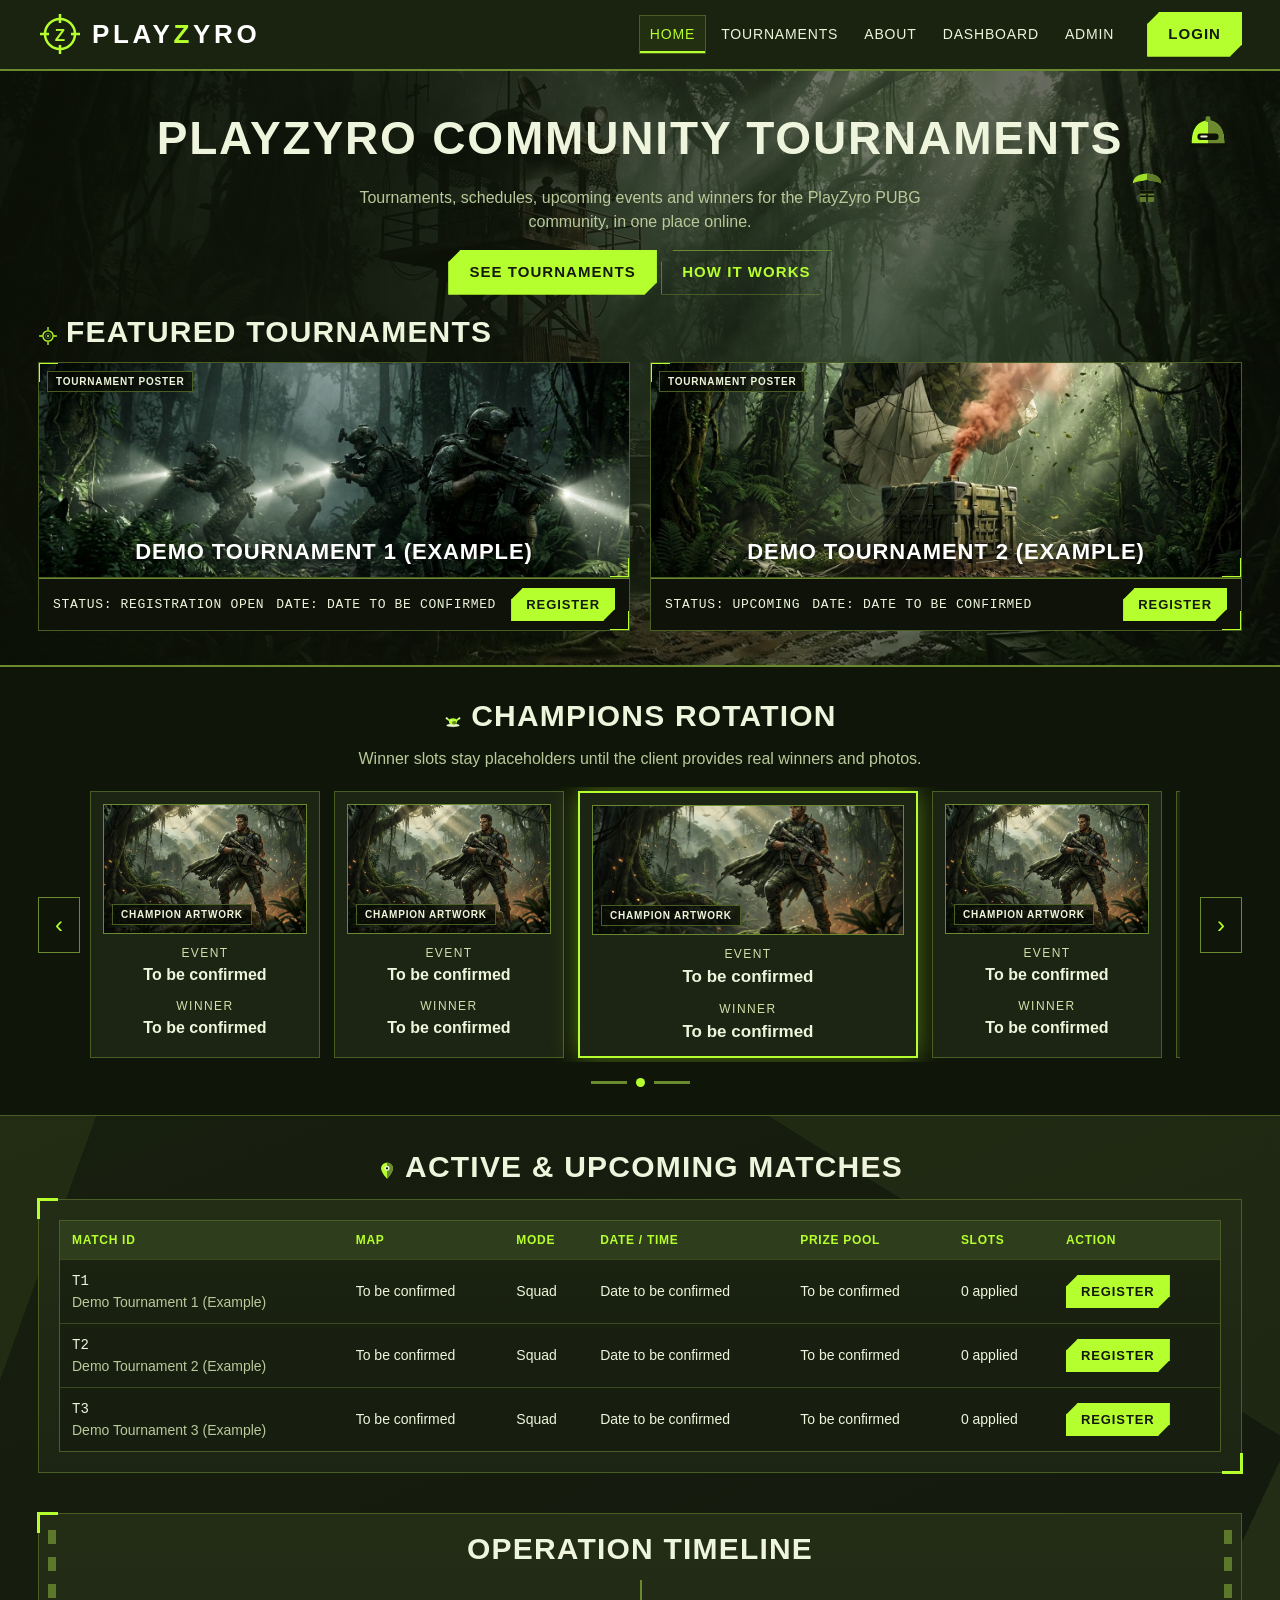
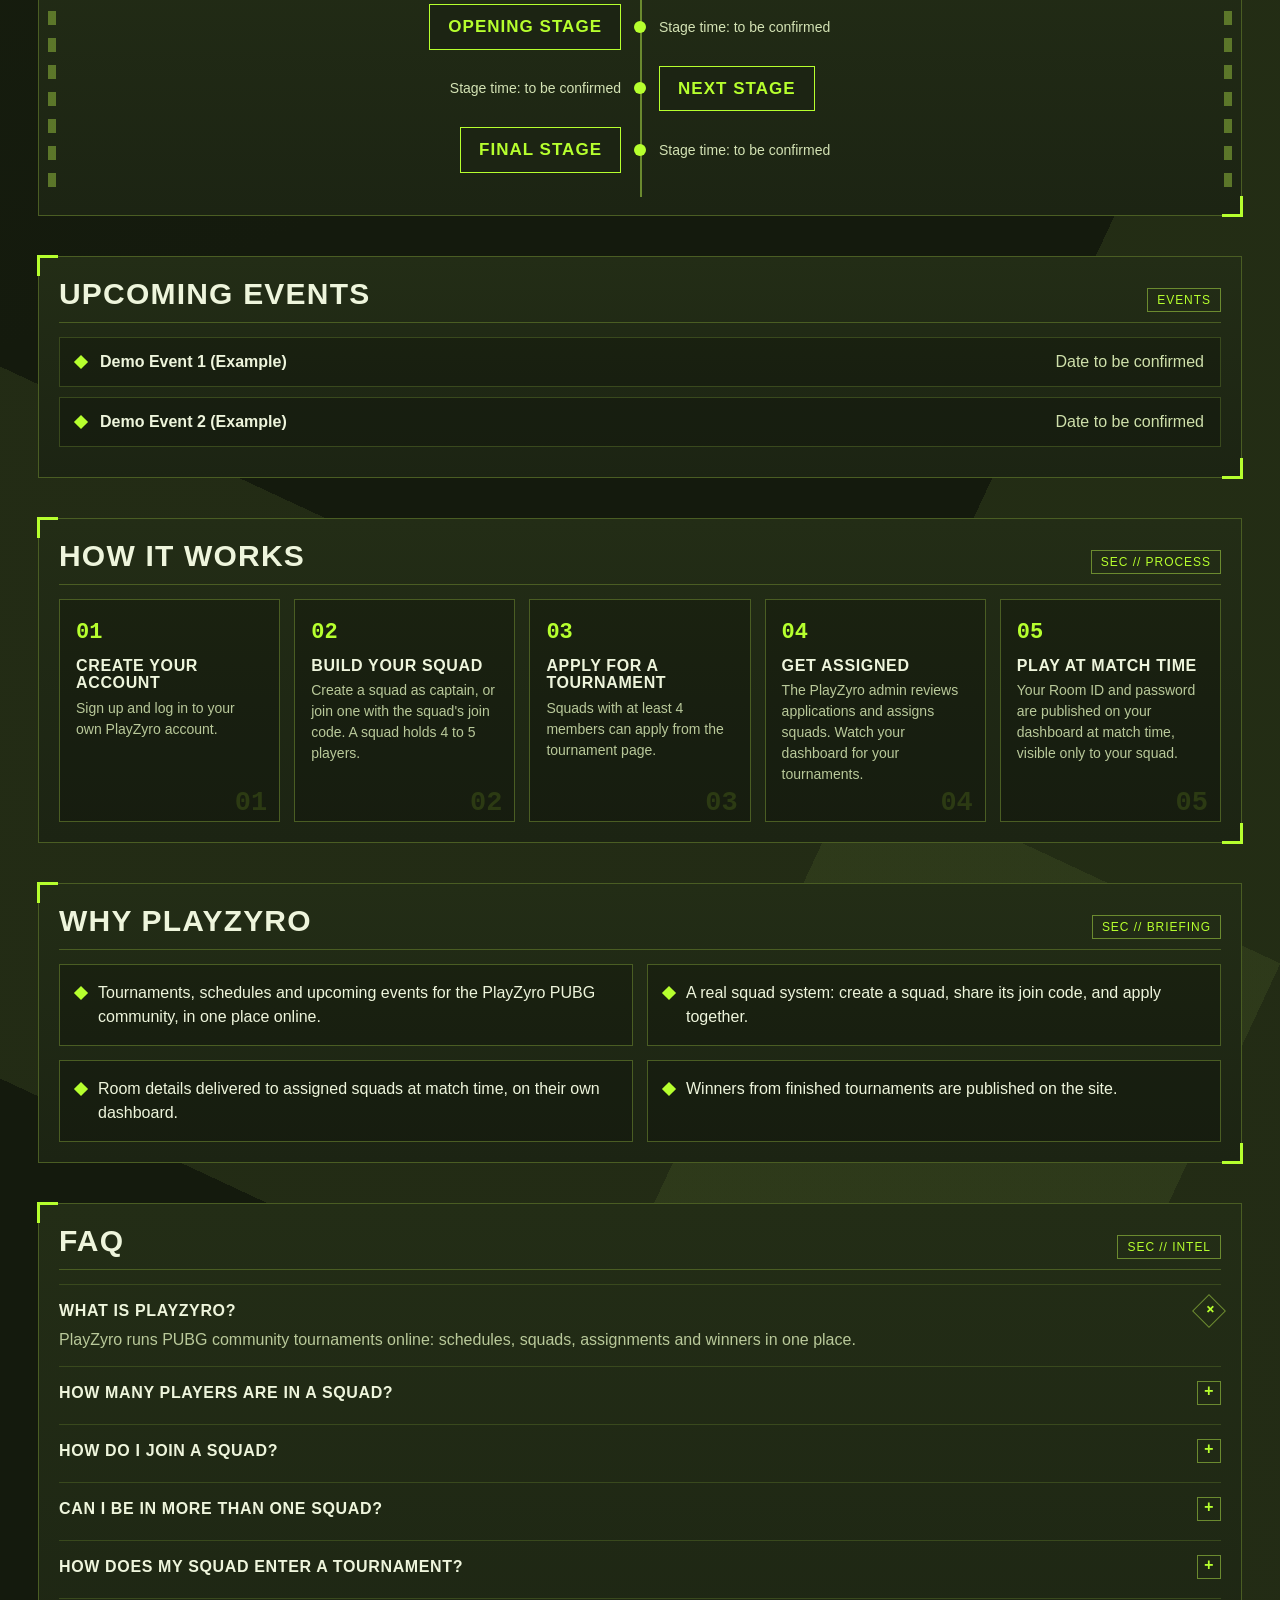
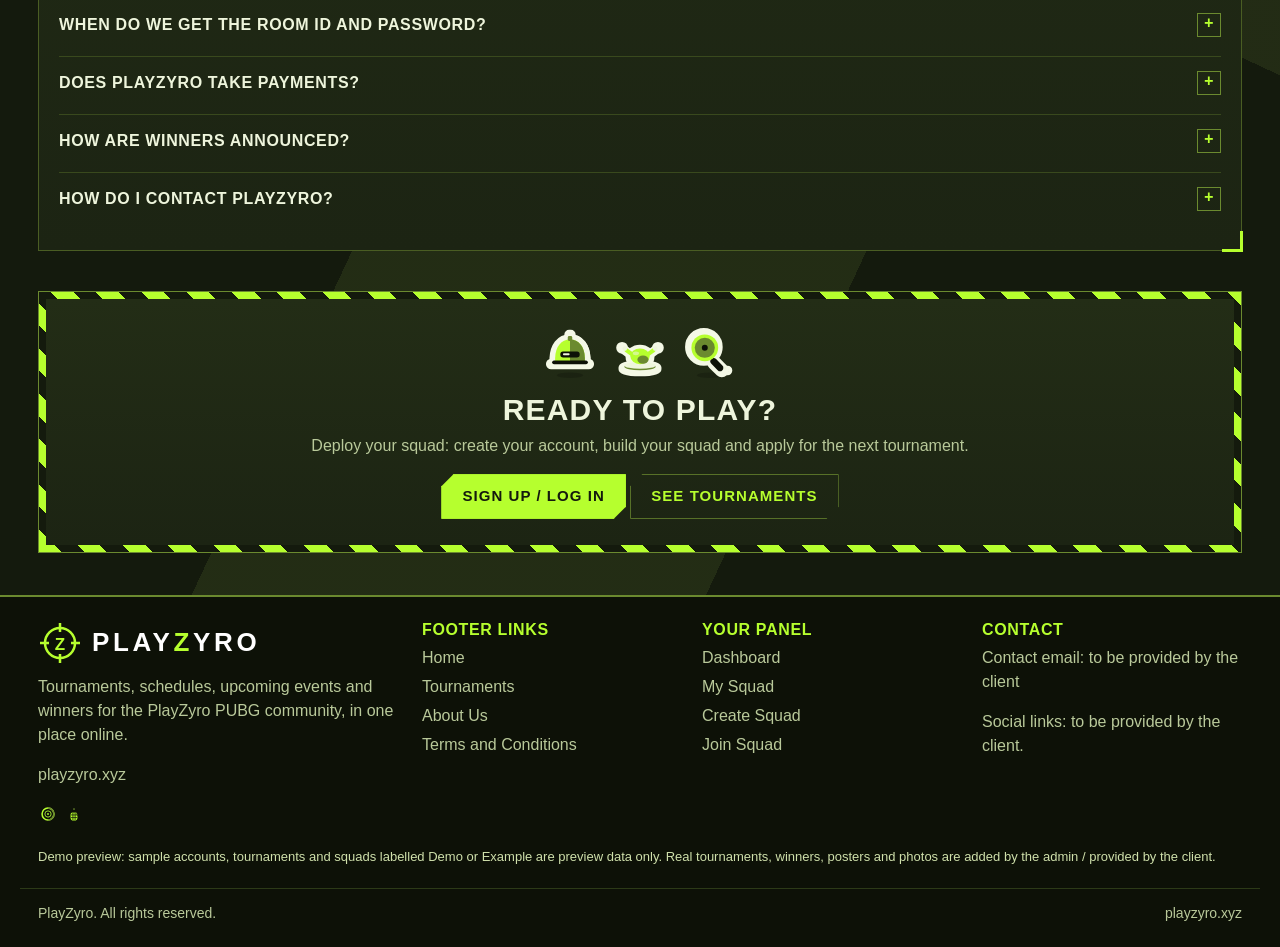
<file: index.html>
<!DOCTYPE html>
<html lang="en">
<head>
<meta charset="utf-8">
<meta name="viewport" content="width=device-width, initial-scale=1">
<title>PlayZyro Community Tournaments - PlayZyro</title>
<link rel="icon" href="data:image/svg+xml,%3Csvg xmlns='http://www.w3.org/2000/svg' viewBox='0 0 44 44'%3E%3Ccircle cx='22' cy='22' r='15' fill='none' stroke='%23b6ff2e' stroke-width='3'/%3E%3Ctext x='22' y='30' text-anchor='middle' font-family='Arial' font-weight='700' font-size='18' fill='%23b6ff2e'%3EZ%3C/text%3E%3C/svg%3E">
<link rel="stylesheet" href="assets/css/style.css?v=2026-11-20n">
<script>window.PZ_VARIANT = 'v6';</script>
<script src="assets/js/app.js?v=2026-11-20n"></script>
</head>
<body>
<header class="site"><div class="header-in">
<a class="logo" href="index.html"><svg width="44" height="44" viewBox="0 0 44 44" aria-hidden="true"><circle cx="22" cy="22" r="15" fill="none" stroke="#b6ff2e" stroke-width="2.5"/><path d="M22 2v9M22 33v9M2 22h9M33 22h9" stroke="#b6ff2e" stroke-width="2.5"/><text x="22" y="29" text-anchor="middle" font-family="Arial Narrow,Arial" font-weight="700" font-size="17" fill="#b6ff2e">Z</text></svg><span class="wordmark">PLAY<b>Z</b>YRO</span></a>
<nav class="main"><a href="index.html" class="active">Home</a><a href="tournaments.html">Tournaments</a><a href="about.html">About</a><a href="dashboard.html">Dashboard</a><a href="admin.html">Admin</a></nav>
<div class="header-actions"><span class="user-chip" data-user-chip hidden></span><a class="btn" href="auth.html">Login</a></div>
<button class="nav-toggle" type="button" data-nav-toggle aria-label="Open menu" aria-expanded="false"><span></span><span></span><span></span></button>
</div></header>
<div class="drawer-backdrop" data-drawer-backdrop hidden></div>
<aside class="drawer" data-drawer aria-hidden="true">
<div class="drawer-head"><span class="wordmark">PLAY<b>Z</b>YRO</span><button class="drawer-close" type="button" data-drawer-close aria-label="Close menu">&times;</button></div>
<nav class="drawer-nav"><a href="index.html" class="active">Home</a><a href="tournaments.html">Tournaments</a><a href="about.html">About</a><a href="dashboard.html">Dashboard</a><a href="admin.html">Admin</a></nav>
<div class="drawer-foot"><span class="user-chip" data-user-chip hidden></span><a class="btn block" href="auth.html" data-drawer-login>Login</a></div>
</aside>
<main>

<div class="hero-band"><div class="wrap">
<div class="hero">
<svg class="pz-hero-ic pz-h1" aria-hidden="true"><use href="assets/img/pz-icons.svg#pz-helmet"/></svg><svg class="pz-hero-ic pz-h2" aria-hidden="true"><use href="assets/img/pz-icons.svg#pz-crate"/></svg>
<h1>PlayZyro Community Tournaments</h1>
<p class="sub">Tournaments, schedules, upcoming events and winners for the PlayZyro PUBG community, in one place online.</p>
<p style="margin:16px 0 0"><a class="btn" href="tournaments.html">See Tournaments</a> <a class="btn ghost" href="#how">How It Works</a></p>
</div>
<h2 style="margin-bottom:14px"><svg class="pz-ic" aria-hidden="true"><use href="assets/img/pz-icons.svg#pz-crosshair"/></svg>Featured Tournaments</h2>
<div class="grid2" id="featured"></div>
</div></div>

<div class="champ-band"><div class="wrap">
<h2 class="center"><svg class="pz-ic" aria-hidden="true"><use href="assets/img/pz-icons.svg#pz-chicken"/></svg>Champions Rotation</h2>
<p class="center muted">Winner slots stay placeholders until the client provides real winners and photos.</p>
<div class="strip-wrap">
<button class="strip-btn" id="champPrev" aria-label="Previous winners">&#8249;</button>
<div class="strip" id="champStrip"></div>
<button class="strip-btn" id="champNext" aria-label="Next winners">&#8250;</button>
</div>
<div class="strip-ind"><span class="dash"></span><span class="dot"></span><span class="dash"></span></div>
</div></div>

<div class="wrap">
<section class="block">
<h2 class="center" style="margin-bottom:16px"><svg class="pz-ic" aria-hidden="true"><use href="assets/img/pz-icons.svg#pz-pin"/></svg>Active &amp; Upcoming Matches</h2>
<div class="hud">
<div class="table-wrap stackable"><table>
<thead><tr><th>Match ID</th><th>Map</th><th>Mode</th><th>Date / Time</th><th>Prize Pool</th><th>Slots</th><th>Action</th></tr></thead>
<tbody id="matchRows"></tbody>
</table></div>
</div>
</section>
<section class="block">
<div class="hud op-panel">
<span class="rail left"></span><span class="rail right"></span>
<h2 class="center">Operation Timeline</h2>
<div class="op-tl">
<div class="op-row"><div class="op-side"><span class="op-chip">Opening Stage</span></div><div class="op-dot"></div><div class="op-side r"><span class="op-time">Stage time: to be confirmed</span></div></div>
<div class="op-row"><div class="op-side"><span class="op-time">Stage time: to be confirmed</span></div><div class="op-dot"></div><div class="op-side r"><span class="op-chip">Next Stage</span></div></div>
<div class="op-row"><div class="op-side"><span class="op-chip">Final Stage</span></div><div class="op-dot"></div><div class="op-side r"><span class="op-time">Stage time: to be confirmed</span></div></div>
</div>
</div>
</section>
<section class="block">
<div class="hud">
<div class="hud-head"><h2>Upcoming Events</h2><span class="tag">Events</span></div>
<div id="eventRows"></div>
</div>
</section>
<section class="block" id="how">
<div class="hud">
<div class="hud-head"><h2>How It Works</h2><span class="tag">SEC // Process</span></div>
<div class="steps">
<div class="step"><span class="n">01</span><span class="ghost" aria-hidden="true">01</span><h3>Create Your Account</h3><p>Sign up and log in to your own PlayZyro account.</p></div>
<div class="step"><span class="n">02</span><span class="ghost" aria-hidden="true">02</span><h3>Build Your Squad</h3><p>Create a squad as captain, or join one with the squad's join code. A squad holds 4 to 5 players.</p></div>
<div class="step"><span class="n">03</span><span class="ghost" aria-hidden="true">03</span><h3>Apply for a Tournament</h3><p>Squads with at least 4 members can apply from the tournament page.</p></div>
<div class="step"><span class="n">04</span><span class="ghost" aria-hidden="true">04</span><h3>Get Assigned</h3><p>The PlayZyro admin reviews applications and assigns squads. Watch your dashboard for your tournaments.</p></div>
<div class="step"><span class="n">05</span><span class="ghost" aria-hidden="true">05</span><h3>Play at Match Time</h3><p>Your Room ID and password are published on your dashboard at match time, visible only to your squad.</p></div>
</div>
</div>
</section>
<section class="block">
<div class="hud">
<div class="hud-head"><h2>Why PlayZyro</h2><span class="tag">SEC // Briefing</span></div>
<div class="why-grid">
<div class="why-cell"><span class="ev-dot"></span><p>Tournaments, schedules and upcoming events for the PlayZyro PUBG community, in one place online.</p></div>
<div class="why-cell"><span class="ev-dot"></span><p>A real squad system: create a squad, share its join code, and apply together.</p></div>
<div class="why-cell"><span class="ev-dot"></span><p>Room details delivered to assigned squads at match time, on their own dashboard.</p></div>
<div class="why-cell"><span class="ev-dot"></span><p>Winners from finished tournaments are published on the site.</p></div>
</div>
</div>
</section>
<section class="block">
<div class="hud">
<div class="hud-head"><h2>FAQ</h2><span class="tag">SEC // Intel</span></div>
<div class="faq-item"><h3>What is PlayZyro?</h3><p>PlayZyro runs PUBG community tournaments online: schedules, squads, assignments and winners in one place.</p></div>
<div class="faq-item"><h3>How many players are in a squad?</h3><p>A squad holds 4 to 5 players. The captain creates the squad and shares its join code.</p></div>
<div class="faq-item"><h3>How do I join a squad?</h3><p>Ask the captain for the squad's join code, then use Join a Squad while logged in.</p></div>
<div class="faq-item"><h3>Can I be in more than one squad?</h3><p>Each player has one active squad.</p></div>
<div class="faq-item"><h3>How does my squad enter a tournament?</h3><p>A squad with at least 4 members applies from the tournament page. The admin assigns squads, and assigned squads see the tournament on their dashboard.</p></div>
<div class="faq-item"><h3>When do we get the Room ID and password?</h3><p>The admin publishes them at match time. They appear on the dashboard of assigned squad members only.</p></div>
<div class="faq-item"><h3>Does PlayZyro take payments?</h3><p>No. PlayZyro does not take payments, deposits or withdrawals on this site.</p></div>
<div class="faq-item"><h3>How are winners announced?</h3><p>Winners from finished tournaments are published in the winners section on this site.</p></div>
<div class="faq-item"><h3>How do I contact PlayZyro?</h3><p>Contact email: to be provided by the client</p></div>
</div>
</section>
<section class="block">
<div class="hazard"><div class="hazard-in cta-in">
<div class="pz-cluster" aria-hidden="true"><svg class="pz-stk"><use href="assets/img/pz-icons.svg#pz-helmet-s"/></svg><svg class="pz-stk"><use href="assets/img/pz-icons.svg#pz-chicken-s"/></svg><svg class="pz-stk"><use href="assets/img/pz-icons.svg#pz-pan-s"/></svg></div>
<h2>Ready to Play?</h2>
<p>Deploy your squad: create your account, build your squad and apply for the next tournament.</p>
<p style="margin:0"><a class="btn" href="auth.html">Sign Up / Log In</a> <a class="btn ghost" href="tournaments.html">See Tournaments</a></p>
</div></div>
</section>
</div>

</main>
<footer class="site">
<div class="footer-grid">
<div><div class="logo" style="margin-bottom:10px"><svg width="44" height="44" viewBox="0 0 44 44" aria-hidden="true"><circle cx="22" cy="22" r="15" fill="none" stroke="#b6ff2e" stroke-width="2.5"/><path d="M22 2v9M22 33v9M2 22h9M33 22h9" stroke="#b6ff2e" stroke-width="2.5"/><text x="22" y="29" text-anchor="middle" font-family="Arial Narrow,Arial" font-weight="700" font-size="17" fill="#b6ff2e">Z</text></svg><span class="wordmark">PLAY<b>Z</b>YRO</span></div>
<p class="muted">Tournaments, schedules, upcoming events and winners for the PlayZyro PUBG community, in one place online.</p>
<p class="muted">playzyro.xyz</p><p class="pz-foot" aria-hidden="true"><svg class="pz-ic"><use href="assets/img/pz-icons.svg#pz-zone"/></svg><svg class="pz-ic"><use href="assets/img/pz-icons.svg#pz-grenade"/></svg></p></div>
<div><h3>Footer Links</h3><ul><li><a href="index.html">Home</a></li><li><a href="tournaments.html">Tournaments</a></li><li><a href="about.html">About Us</a></li><li><a href="terms.html">Terms and Conditions</a></li></ul></div>
<div><h3>Your Panel</h3><ul><li><a href="dashboard.html">Dashboard</a></li><li><a href="squad.html">My Squad</a></li><li><a href="squad-create.html">Create Squad</a></li><li><a href="squad-join.html">Join Squad</a></li></ul></div>
<div><h3>Contact</h3><p class="muted">Contact email: to be provided by the client</p><p class="muted">Social links: to be provided by the client.</p></div>
</div>
<p class="demo-note">Demo preview: sample accounts, tournaments and squads labelled Demo or Example are preview data only. Real tournaments, winners, posters and photos are added by the admin / provided by the client.</p>
<div class="footer-bottom">PlayZyro. All rights reserved. <span style="float:right">playzyro.xyz</span></div>
</footer>
<script>

document.addEventListener('DOMContentLoaded', function () {
  var f = document.getElementById('featured');
  PZ.db.tournaments.slice(0, 2).forEach(function (t, fi) {
    var d = document.createElement('div'); d.className = 'feat-card';
    d.innerHTML = '<div class="slot slot-poster feat-poster has-art"><img class="pz-art" src="' + PZ.posterFor(fi) + '" alt=""><span class="slot-label">Tournament Poster</span><div class="feat-overlay"><h3>' + PZ.esc(t.name) + '</h3></div></div>' +
      '<div class="feat-strip"><span>Status: ' + PZ.esc(t.status) + '</span><span>Date: ' + PZ.esc(t.dateText) + '</span>' +
      '<a class="btn small" href="tournament.html?id=' + t.id + '">Register</a></div>';
    f.appendChild(d);
  });
  var strip = document.getElementById('champStrip');
  for (var i = 0; i < 5; i++) {
    var c = document.createElement('div'); c.className = 'champ' + (i === 2 ? ' centre' : '');
    c.innerHTML = '<div class="slot slot-photo has-art"><img class="pz-art" src="assets/img/art-champion.jpg" alt=""><span class="slot-label">Champion Artwork</span></div><p class="cw"><span class="cw-k">Event</span><span class="cw-v">To be confirmed</span></p><p class="cw"><span class="cw-k">Winner</span><span class="cw-v">To be confirmed</span></p>';
    strip.appendChild(c);
  }
  document.getElementById('champPrev').addEventListener('click', function () { strip.scrollLeft -= 220; });
  document.getElementById('champNext').addEventListener('click', function () { strip.scrollLeft += 220; });
  var rows = document.getElementById('matchRows');
  PZ.db.tournaments.forEach(function (t) {
    var tr = document.createElement('tr');
    tr.innerHTML = '<td data-label="Match ID"><span><span class="mono">' + PZ.esc(t.id.toUpperCase()) + '</span><br><span class="muted">' + PZ.esc(t.name) + '</span></span></td><td data-label="Map">' + PZ.esc(t.map || 'To be confirmed') + '</td><td data-label="Mode">' + PZ.esc(t.mode) + '</td><td data-label="Date / Time">' + PZ.esc(t.dateText) + (t.timeText ? ' - ' + PZ.esc(t.timeText) : '') + '</td><td data-label="Prize Pool">To be confirmed</td><td data-label="Slots">' + PZ.appliedSquadIds(t.id).length + ' applied</td><td data-label="Action"><a class="btn small" href="tournament.html?id=' + t.id + '">Register</a></td>';
    rows.appendChild(tr);
  });
  var ev = document.getElementById('eventRows');
  if (PZ.db.events.length) {
    PZ.db.events.forEach(function (e) {
      var d = document.createElement('div'); d.className = 'ev-row';
      d.innerHTML = '<span class="ev-dot"></span><strong>' + PZ.esc(e.title) + '</strong><span class="muted" style="margin-left:auto">' + PZ.esc(e.dateText) + '</span>';
      ev.appendChild(d);
    });
  } else {
    ev.innerHTML = '<p class="muted" style="margin:0">No upcoming events yet. Events added by the admin will appear here.</p>';
  }
});

</script>
<script>
document.addEventListener('DOMContentLoaded', function () {
  var chip = document.querySelector('header.site [data-user-chip]');
  if (window.PZ && PZ.session()) {
    document.querySelectorAll('header.site .header-actions .btn').forEach(function (b) { b.style.display = 'none'; });
    if (chip) chip.hidden = false;
  }
});
</script>
</body>
</html>
</file>
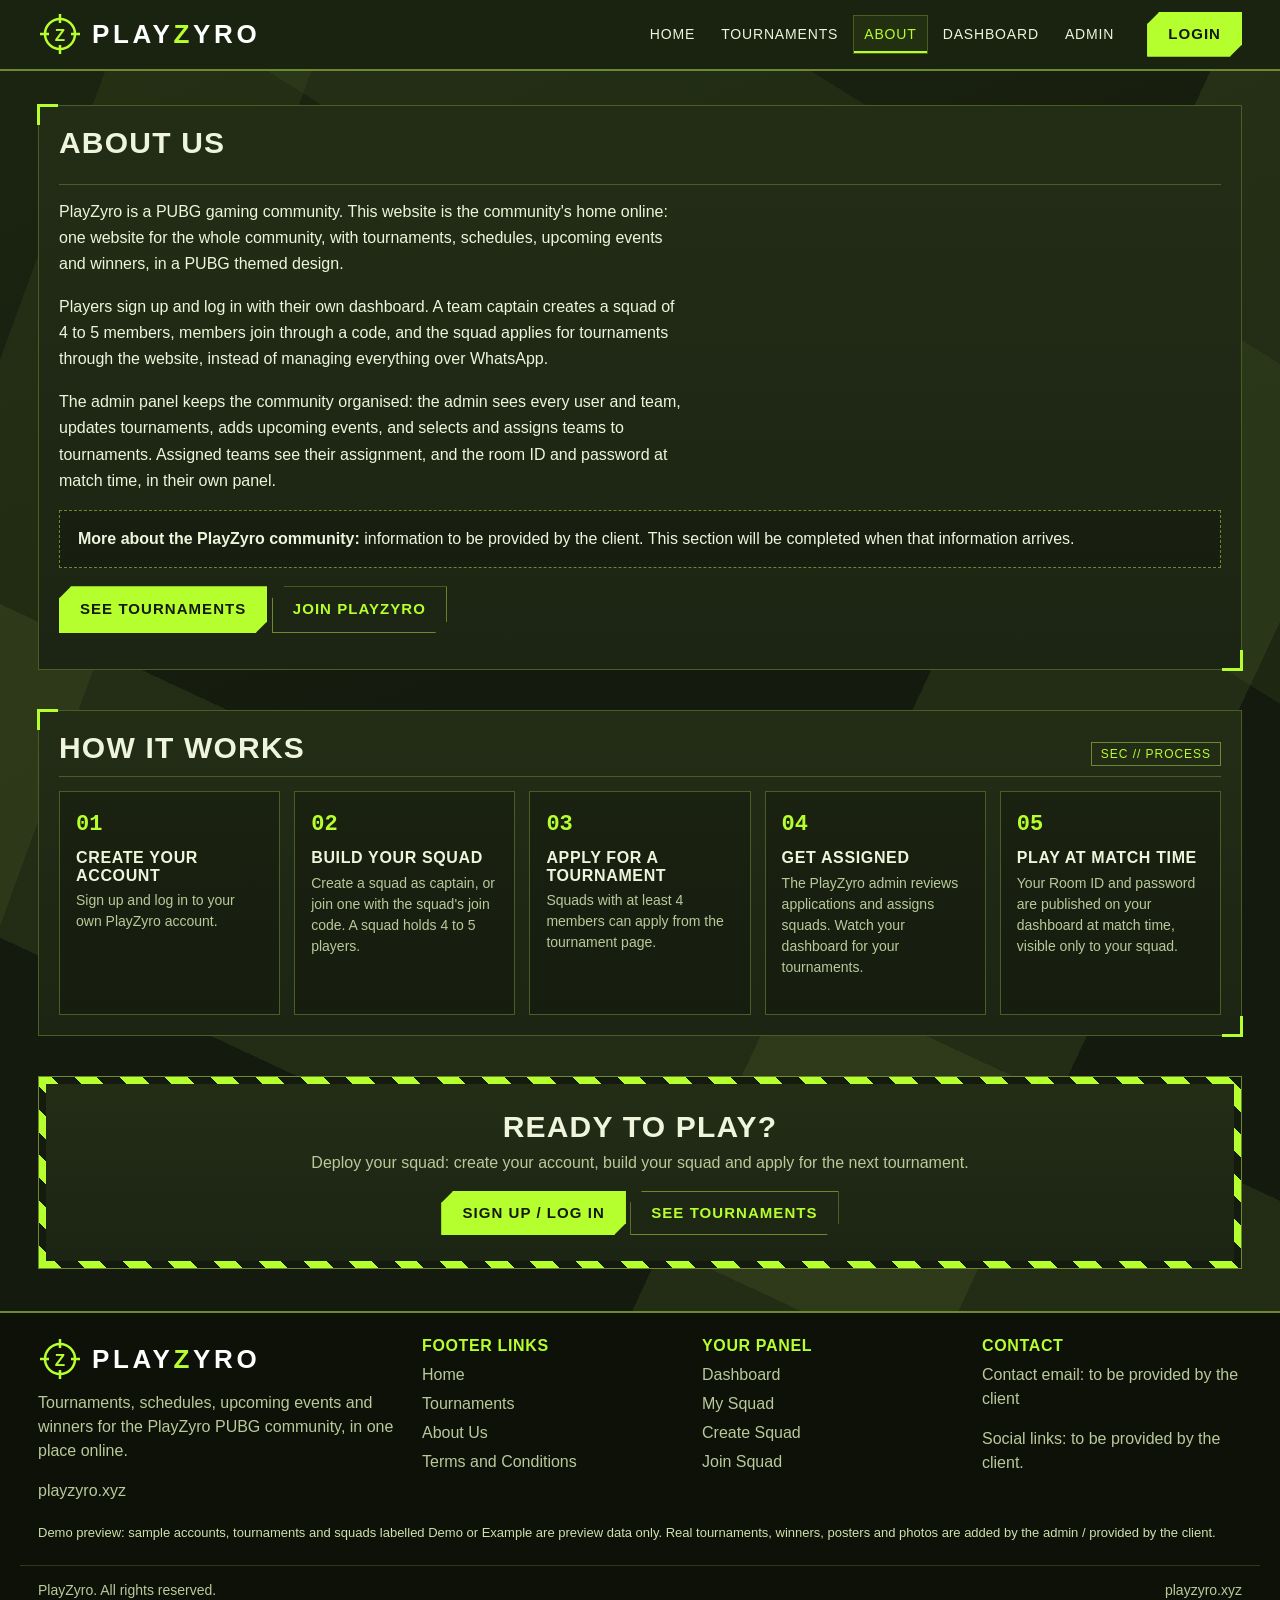
<file: about.html>
<!DOCTYPE html>
<html lang="en">
<head>
<meta charset="utf-8">
<meta name="viewport" content="width=device-width, initial-scale=1">
<title>About Us - PlayZyro</title>
<link rel="icon" href="data:image/svg+xml,%3Csvg xmlns='http://www.w3.org/2000/svg' viewBox='0 0 44 44'%3E%3Ccircle cx='22' cy='22' r='15' fill='none' stroke='%23b6ff2e' stroke-width='3'/%3E%3Ctext x='22' y='30' text-anchor='middle' font-family='Arial' font-weight='700' font-size='18' fill='%23b6ff2e'%3EZ%3C/text%3E%3C/svg%3E">
<link rel="stylesheet" href="assets/css/style.css?v=2026-11-20n">
<script>window.PZ_VARIANT = 'v6';</script>
<script src="assets/js/app.js?v=2026-11-20n"></script>
</head>
<body>
<header class="site"><div class="header-in">
<a class="logo" href="index.html"><svg width="44" height="44" viewBox="0 0 44 44" aria-hidden="true"><circle cx="22" cy="22" r="15" fill="none" stroke="#b6ff2e" stroke-width="2.5"/><path d="M22 2v9M22 33v9M2 22h9M33 22h9" stroke="#b6ff2e" stroke-width="2.5"/><text x="22" y="29" text-anchor="middle" font-family="Arial Narrow,Arial" font-weight="700" font-size="17" fill="#b6ff2e">Z</text></svg><span class="wordmark">PLAY<b>Z</b>YRO</span></a>
<nav class="main"><a href="index.html">Home</a><a href="tournaments.html">Tournaments</a><a href="about.html" class="active">About</a><a href="dashboard.html">Dashboard</a><a href="admin.html">Admin</a></nav>
<div class="header-actions"><span class="user-chip" data-user-chip hidden></span><a class="btn" href="auth.html">Login</a></div>
<button class="nav-toggle" type="button" data-nav-toggle aria-label="Open menu" aria-expanded="false"><span></span><span></span><span></span></button>
</div></header>
<div class="drawer-backdrop" data-drawer-backdrop hidden></div>
<aside class="drawer" data-drawer aria-hidden="true">
<div class="drawer-head"><span class="wordmark">PLAY<b>Z</b>YRO</span><button class="drawer-close" type="button" data-drawer-close aria-label="Close menu">&times;</button></div>
<nav class="drawer-nav"><a href="index.html">Home</a><a href="tournaments.html">Tournaments</a><a href="about.html" class="active">About</a><a href="dashboard.html">Dashboard</a><a href="admin.html">Admin</a></nav>
<div class="drawer-foot"><span class="user-chip" data-user-chip hidden></span><a class="btn block" href="auth.html" data-drawer-login>Login</a></div>
</aside>
<main class="wrap">

<section class="block">
<div class="hud about-hud">
<div class="hud-head"><h1 style="font-size:30px">About Us</h1></div>
<p>PlayZyro is a PUBG gaming community. This website is the community's home online: one website for the whole community, with tournaments, schedules, upcoming events and winners, in a PUBG themed design.</p>
<p>Players sign up and log in with their own dashboard. A team captain creates a squad of 4 to 5 members, members join through a code, and the squad applies for tournaments through the website, instead of managing everything over WhatsApp.</p>
<p>The admin panel keeps the community organised: the admin sees every user and team, updates tournaments, adds upcoming events, and selects and assigns teams to tournaments. Assigned teams see their assignment, and the room ID and password at match time, in their own panel.</p>
<div class="gap-box"><strong>More about the PlayZyro community:</strong> information to be provided by the client. This section will be completed when that information arrives.</div>
<p style="margin-top:18px"><a class="btn" href="tournaments.html">See Tournaments</a> <a class="btn ghost" href="auth.html">Join PlayZyro</a></p>
</div>
</section>
<section class="block">
<div class="hud">
<div class="hud-head"><h2>How It Works</h2><span class="tag">SEC // Process</span></div>
<div class="steps">
<div class="step"><span class="n">01</span><h3>Create Your Account</h3><p>Sign up and log in to your own PlayZyro account.</p></div>
<div class="step"><span class="n">02</span><h3>Build Your Squad</h3><p>Create a squad as captain, or join one with the squad's join code. A squad holds 4 to 5 players.</p></div>
<div class="step"><span class="n">03</span><h3>Apply for a Tournament</h3><p>Squads with at least 4 members can apply from the tournament page.</p></div>
<div class="step"><span class="n">04</span><h3>Get Assigned</h3><p>The PlayZyro admin reviews applications and assigns squads. Watch your dashboard for your tournaments.</p></div>
<div class="step"><span class="n">05</span><h3>Play at Match Time</h3><p>Your Room ID and password are published on your dashboard at match time, visible only to your squad.</p></div>
</div>
</div>
</section>
<section class="block">
<div class="hazard"><div class="hazard-in cta-in">
<h2>Ready to Play?</h2>
<p>Deploy your squad: create your account, build your squad and apply for the next tournament.</p>
<p style="margin:0"><a class="btn" href="auth.html">Sign Up / Log In</a> <a class="btn ghost" href="tournaments.html">See Tournaments</a></p>
</div></div>
</section>

</main>
<footer class="site">
<div class="footer-grid">
<div><div class="logo" style="margin-bottom:10px"><svg width="44" height="44" viewBox="0 0 44 44" aria-hidden="true"><circle cx="22" cy="22" r="15" fill="none" stroke="#b6ff2e" stroke-width="2.5"/><path d="M22 2v9M22 33v9M2 22h9M33 22h9" stroke="#b6ff2e" stroke-width="2.5"/><text x="22" y="29" text-anchor="middle" font-family="Arial Narrow,Arial" font-weight="700" font-size="17" fill="#b6ff2e">Z</text></svg><span class="wordmark">PLAY<b>Z</b>YRO</span></div>
<p class="muted">Tournaments, schedules, upcoming events and winners for the PlayZyro PUBG community, in one place online.</p>
<p class="muted">playzyro.xyz</p></div>
<div><h3>Footer Links</h3><ul><li><a href="index.html">Home</a></li><li><a href="tournaments.html">Tournaments</a></li><li><a href="about.html">About Us</a></li><li><a href="terms.html">Terms and Conditions</a></li></ul></div>
<div><h3>Your Panel</h3><ul><li><a href="dashboard.html">Dashboard</a></li><li><a href="squad.html">My Squad</a></li><li><a href="squad-create.html">Create Squad</a></li><li><a href="squad-join.html">Join Squad</a></li></ul></div>
<div><h3>Contact</h3><p class="muted">Contact email: to be provided by the client</p><p class="muted">Social links: to be provided by the client.</p></div>
</div>
<p class="demo-note">Demo preview: sample accounts, tournaments and squads labelled Demo or Example are preview data only. Real tournaments, winners, posters and photos are added by the admin / provided by the client.</p>
<div class="footer-bottom">PlayZyro. All rights reserved. <span style="float:right">playzyro.xyz</span></div>
</footer>

<script>
document.addEventListener('DOMContentLoaded', function () {
  var chip = document.querySelector('header.site [data-user-chip]');
  if (window.PZ && PZ.session()) {
    document.querySelectorAll('header.site .header-actions .btn').forEach(function (b) { b.style.display = 'none'; });
    if (chip) chip.hidden = false;
  }
});
</script>
</body>
</html>
</file>
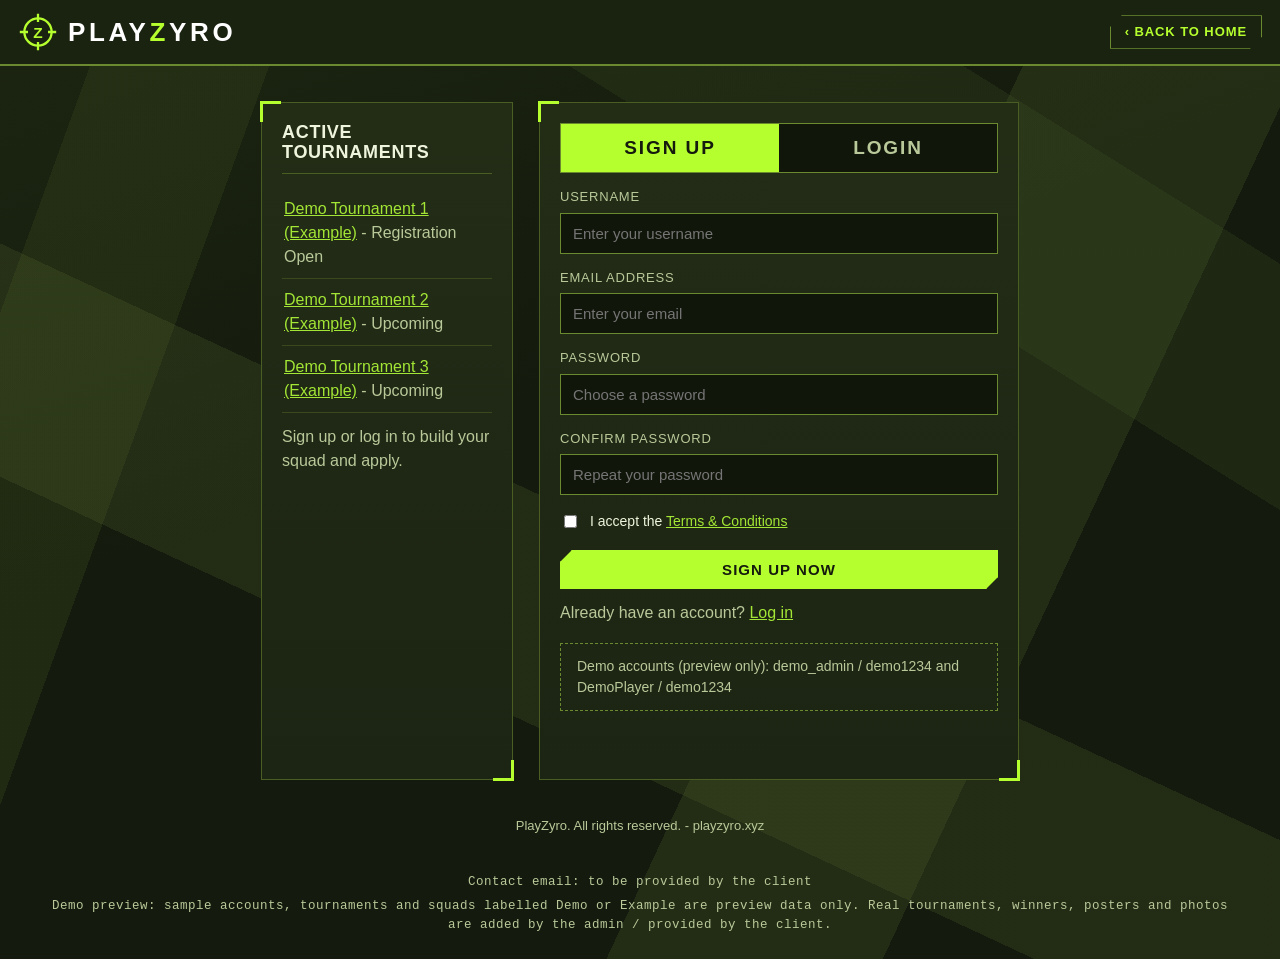
<file: admin.html>
<!DOCTYPE html>
<html lang="en">
<head>
<meta charset="utf-8">
<meta name="viewport" content="width=device-width, initial-scale=1">
<title>Admin Panel - PlayZyro</title>
<link rel="icon" href="data:image/svg+xml,%3Csvg xmlns='http://www.w3.org/2000/svg' viewBox='0 0 44 44'%3E%3Ccircle cx='22' cy='22' r='15' fill='none' stroke='%23b6ff2e' stroke-width='3'/%3E%3Ctext x='22' y='30' text-anchor='middle' font-family='Arial' font-weight='700' font-size='18' fill='%23b6ff2e'%3EZ%3C/text%3E%3C/svg%3E">
<link rel="stylesheet" href="assets/css/style.css?v=2026-11-20n">
<script>window.PZ_VARIANT = 'v6';</script>
<script src="assets/js/app.js?v=2026-11-20n"></script>
</head>
<body>
<header class="site"><div class="header-in">
<a class="logo" href="index.html"><svg width="44" height="44" viewBox="0 0 44 44" aria-hidden="true"><circle cx="22" cy="22" r="15" fill="none" stroke="#b6ff2e" stroke-width="2.5"/><path d="M22 2v9M22 33v9M2 22h9M33 22h9" stroke="#b6ff2e" stroke-width="2.5"/><text x="22" y="29" text-anchor="middle" font-family="Arial Narrow,Arial" font-weight="700" font-size="17" fill="#b6ff2e">Z</text></svg><span class="wordmark">PLAY<b>Z</b>YRO</span></a>
<nav class="admin-tabs">
<a href="#adminTop" class="active">Dashboard</a><a href="#sec-tournaments">Tournaments</a><a href="#sec-squads">Squads</a><a href="#sec-users">Users</a><a href="#sec-events">Events</a>
</nav>
<div class="admin-id"><div class="nm">Admin</div><div class="conn">Connected</div></div>
<button class="nav-toggle" type="button" data-nav-toggle aria-label="Open menu" aria-expanded="false"><span></span><span></span><span></span></button>
</div></header>
<div class="drawer-backdrop" data-drawer-backdrop hidden></div>
<aside class="drawer" data-drawer aria-hidden="true">
<div class="drawer-head"><span class="wordmark">PLAY<b>Z</b>YRO</span><button class="drawer-close" type="button" data-drawer-close aria-label="Close menu">&times;</button></div>
<nav class="drawer-nav"><a href="#adminTop" class="active">Dashboard</a><a href="#sec-tournaments">Tournaments</a><a href="#sec-squads">Squads</a><a href="#sec-users">Users</a><a href="#sec-events">Events</a></nav>
<div class="drawer-foot"><div class="admin-id" style="text-align:left"><div class="nm">Admin</div><div class="conn">Connected</div></div></div>
</aside>
<main class="wrap">

<section class="block" id="adminTop">
<h1>Admin Panel</h1>
<p class="muted">Signed in as <span id="adminName"></span> (Admin). Counts below are counted live from the site data.</p>
<div class="kv">
<div class="cell"><div class="num" id="countUsers">0</div><div class="role">Total Users</div></div>
<div class="cell"><div class="num" id="countSquads">0</div><div class="role">Registered Squads</div></div>
<div class="cell"><div class="num" id="countTournaments">0</div><div class="role">Tournaments</div></div>
<div class="cell"><div class="num" id="countEvents">0</div><div class="role">Upcoming Events</div></div>
</div>
<div id="adminDenied" class="hud" style="display:none">
<h2>Admin access only</h2>
<p class="muted">This panel is for the PlayZyro admin. Log in with an admin account to manage users, squads, tournaments and events. For this preview, use the demo admin account shown on the login page.</p>
<p><a class="btn" href="auth.html?mode=login">Log in</a></p>
</div>
<div id="adminMain">
<div class="grid-admin">
<div class="admin-col">
<div class="hud" id="sec-users">
<div class="hud-head"><h3>Users Database <span class="sec-label">// SEC_01</span></h3></div>
<div class="table-wrap sticky-first"><table style="min-width:420px">
<thead><tr><th>Player Name</th><th>Squad</th><th>Role</th><th>Status</th><th>Actions</th></tr></thead>
<tbody id="userRows"></tbody>
</table></div>
<p class="scroll-hint">Scroll sideways for all columns</p>
<div class="users-foot">
<input class="u-search" id="userSearch" type="search" placeholder="Search players" aria-label="Search players">
<span class="page-ctl"><button class="btn small ghost" type="button" id="userPrev">Prev</button><span id="userPageInfo">Page 01/01</span><button class="btn small ghost" type="button" id="userNext">Next</button></span>
</div>
</div>
<div class="hud" id="sec-events">
<div class="hud-head"><h3>Upcoming Events <span class="sec-label">// SEC_04</span></h3></div>
<form id="eForm" autocomplete="off">
<input type="hidden" id="e_id">
<label for="e_title">Event Title</label>
<input id="e_title" required placeholder="Event title">
<label for="e_date">Event Date</label>
<input id="e_date" placeholder="Date to be confirmed">
<button class="btn block" type="submit" style="margin-top:16px">Save Event</button>
</form>
<div class="ev-timeline" id="eList"></div>
<hr style="border-color:#39491d;margin:22px 0">
<h3>Media Slots</h3>
<div class="slot slot-poster has-art" style="margin-bottom:12px"><img class="pz-art" src="assets/img/art-poster-a.jpg" alt=""><span class="slot-label">Tournament Poster</span></div>
<div class="grid2">
<div class="slot slot-photo has-art"><img class="pz-art" src="assets/img/art-champion.jpg" alt=""><span class="slot-label">Champion Artwork</span></div>
<div class="slot slot-team has-art"><img class="pz-art" src="assets/img/art-poster-b.jpg" alt=""><span class="slot-label">Team Artwork</span></div>
</div>
<p class="muted" style="margin-top:12px">Real posters and photos are added when the client provides them.</p>
</div>
</div>
<div class="admin-col">
<div class="hud" id="sec-squads">
<div class="hud-head"><h3>Active Squads <span class="sec-label">// SEC_02</span></h3><span class="tag">System Status: OK</span></div>
<div class="table-wrap sticky-first"><table style="min-width:420px">
<thead><tr><th>Squad Name</th><th>Captain</th><th>Members</th><th>Join Code</th></tr></thead>
<tbody id="squadRows"></tbody>
</table></div>
<p class="scroll-hint">Scroll sideways for all columns</p>
</div>
<div class="hud" id="sec-tournaments">
<div class="hud-head"><h3>Tournaments Manager <span class="sec-label">// SEC_03</span></h3></div>
<p class="muted" style="margin-top:-4px">Control grid for the selected tournament. Assign applied squads from the team pool.</p>
<div class="tm-grid">
<div id="tmList"></div>
<div>
<h3 id="tmName" style="margin-bottom:4px">Select a tournament</h3>
<p class="muted" id="tmMeta" style="margin:0 0 12px"></p>
<div id="tmSlots"></div>
<label for="a_squad">Team Pool - Select Squad</label>
<select id="a_squad"></select>
<button class="btn block" id="assignBtn" type="button" style="margin-top:16px">Assign Teams</button>
<div id="assignList" style="margin-top:14px"></div>
</div>
</div>
<hr style="border-color:#39491d;margin:22px 0">
<div class="grid2">
<div>
<h3>Create / Edit Tournament</h3>
<form id="tForm" autocomplete="off">
<input type="hidden" id="t_id">
<label for="t_name">Tournament Name</label>
<input id="t_name" required placeholder="Tournament name">
<label for="t_date">Date</label>
<input id="t_date" placeholder="Date to be confirmed">
<label for="t_time">Time</label>
<input id="t_time" placeholder="Time (optional)">
<label for="t_mode">Mode</label>
<select id="t_mode"><option>Squad</option></select>
<label for="t_status">Status</label>
<select id="t_status"><option>Registration Open</option><option>Upcoming</option></select>
<button class="btn block" type="submit" style="margin-top:16px">Save Tournament</button>
</form>
</div>
<div>
<h3>Publish Room ID &amp; Password</h3>
<label for="r_tournament">Select Tournament</label>
<select id="r_tournament"></select>
<label for="r_room">Room ID</label>
<input id="r_room" placeholder="Room ID for this match">
<label for="r_pass">Room Password</label>
<input id="r_pass" placeholder="Password for this match">
<button class="btn block" id="roomBtn" type="button" style="margin-top:16px">Publish Room</button>
<p class="muted" style="margin-top:10px">Only squads assigned to that tournament see the published room, on their own dashboard.</p>
</div>
</div>
</div>
</div>
</div>
</div>
</section>

</main>
<footer class="site">
<div class="footer-grid">
<div><div class="logo" style="margin-bottom:10px"><svg width="44" height="44" viewBox="0 0 44 44" aria-hidden="true"><circle cx="22" cy="22" r="15" fill="none" stroke="#b6ff2e" stroke-width="2.5"/><path d="M22 2v9M22 33v9M2 22h9M33 22h9" stroke="#b6ff2e" stroke-width="2.5"/><text x="22" y="29" text-anchor="middle" font-family="Arial Narrow,Arial" font-weight="700" font-size="17" fill="#b6ff2e">Z</text></svg><span class="wordmark">PLAY<b>Z</b>YRO</span></div>
<p class="muted">Tournaments, schedules, upcoming events and winners for the PlayZyro PUBG community, in one place online.</p>
<p class="muted">playzyro.xyz</p></div>
<div><h3>Footer Links</h3><ul><li><a href="index.html">Home</a></li><li><a href="tournaments.html">Tournaments</a></li><li><a href="about.html">About Us</a></li><li><a href="terms.html">Terms and Conditions</a></li></ul></div>
<div><h3>Your Panel</h3><ul><li><a href="dashboard.html">Dashboard</a></li><li><a href="squad.html">My Squad</a></li><li><a href="squad-create.html">Create Squad</a></li><li><a href="squad-join.html">Join Squad</a></li></ul></div>
<div><h3>Contact</h3><p class="muted">Contact email: to be provided by the client</p><p class="muted">Social links: to be provided by the client.</p></div>
</div>
<p class="demo-note">Demo preview: sample accounts, tournaments and squads labelled Demo or Example are preview data only. Real tournaments, winners, posters and photos are added by the admin / provided by the client.</p>
<div class="footer-bottom">PlayZyro. All rights reserved. <span style="float:right">playzyro.xyz</span></div>
</footer>
<script>

var currentAdminId = null;
var selT = null;
var uQuery = '', uPage = 1, uEditing = null;
var U_PAGE_SIZE = 5;

function opt(sel, val, text) { var o = document.createElement('option'); o.value = val; o.textContent = text; sel.appendChild(o); }
function pad2(n) { return (n < 10 ? '0' : '') + n; }

function renderUsers() {
  var ur = document.getElementById('userRows'); ur.innerHTML = '';
  var list = PZ.db.users.filter(function (u) { return !uQuery || u.username.toLowerCase().indexOf(uQuery) > -1; });
  var pages = Math.max(1, Math.ceil(list.length / U_PAGE_SIZE));
  if (uPage > pages) uPage = pages;
  var start = (uPage - 1) * U_PAGE_SIZE;
  list.slice(start, start + U_PAGE_SIZE).forEach(function (u) {
    var s = PZ.mySquad(u.id);
    var tr = document.createElement('tr');
    if (uEditing === u.id) {
      var td = document.createElement('td'); td.colSpan = 5;
      td.innerHTML = '<span class="role" style="display:block;margin-bottom:6px">Edit player name</span>';
      var inp = document.createElement('input'); inp.value = u.username; inp.id = 'editName_' + u.id;
      var save = document.createElement('button'); save.className = 'btn small'; save.type = 'button'; save.textContent = 'Save'; save.style.marginTop = '8px';
      save.addEventListener('click', function () {
        var v = inp.value.trim();
        if (!v) { PZ.toast('Name cannot be empty.'); return; }
        if (PZ.db.users.some(function (x) { return x.id !== u.id && x.username.toLowerCase() === v.toLowerCase(); })) { PZ.toast('That username is already taken.'); return; }
        u.username = v; PZ.save(); uEditing = null; renderAdmin(); PZ.toast('Player renamed.');
      });
      var cancel = document.createElement('button'); cancel.className = 'btn small ghost'; cancel.type = 'button'; cancel.textContent = 'Cancel'; cancel.style.marginTop = '8px'; cancel.style.marginLeft = '8px';
      cancel.addEventListener('click', function () { uEditing = null; renderAdmin(); });
      td.appendChild(inp); td.appendChild(save); td.appendChild(cancel);
      tr.appendChild(td);
    } else {
      var nameTd = document.createElement('td'); nameTd.textContent = u.username;
      var squadTd = document.createElement('td'); squadTd.innerHTML = s ? PZ.esc(s.name) : '<span class="muted">No squad</span>';
      var roleTd = document.createElement('td'); roleTd.textContent = u.role === 'admin' ? 'Admin' : 'Player';
      var statusTd = document.createElement('td'); statusTd.innerHTML = u.banned ? '<span class="tag banned">Banned</span>' : '<span class="tag">Active</span>';
      var actTd = document.createElement('td');
      var ban = document.createElement('button'); ban.className = 'btn small ghost'; ban.type = 'button'; ban.textContent = u.banned ? 'Unban' : 'Ban';
      if (u.id === currentAdminId) { ban.disabled = true; ban.title = 'You cannot ban your own admin account'; ban.style.opacity = '.45'; }
      ban.addEventListener('click', function () { u.banned = !u.banned; PZ.save(); renderAdmin(); PZ.toast(u.banned ? 'Player banned. Their login is now blocked.' : 'Player unbanned.'); });
      var edit = document.createElement('button'); edit.className = 'btn small ghost'; edit.type = 'button'; edit.textContent = 'Edit'; edit.style.marginLeft = '6px';
      edit.addEventListener('click', function () { uEditing = u.id; renderAdmin(); });
      actTd.appendChild(ban); actTd.appendChild(edit);
      tr.appendChild(nameTd); tr.appendChild(squadTd); tr.appendChild(roleTd); tr.appendChild(statusTd); tr.appendChild(actTd);
    }
    ur.appendChild(tr);
  });
  if (!list.length) { ur.innerHTML = '<tr><td colspan="5" class="muted">No players match your search.</td></tr>'; }
  document.getElementById('userPageInfo').textContent = 'Page ' + pad2(uPage) + '/' + pad2(pages);
}

function renderTM() {
  var tl = document.getElementById('tmList'); tl.innerHTML = '';
  if (!PZ.db.tournaments.length) { tl.innerHTML = '<p class="muted">No tournaments yet. Create one below.</p>'; }
  if (!selT || !PZ.db.tournaments.some(function (t) { return t.id === selT; })) { selT = PZ.db.tournaments.length ? PZ.db.tournaments[0].id : null; }
  PZ.db.tournaments.forEach(function (t) {
    var b = document.createElement('button'); b.type = 'button'; b.className = 'tm-item' + (t.id === selT ? ' on' : '');
    b.innerHTML = '<strong>' + PZ.esc(t.name) + '</strong><br><span class="muted">' + PZ.esc(t.status) + ' - ' + PZ.esc(t.dateText) + '</span>';
    b.addEventListener('click', function () { selT = t.id; renderTM(); });
    tl.appendChild(b);
  });
  var t = PZ.db.tournaments.find(function (x) { return x.id === selT; });
  var slots = document.getElementById('tmSlots'); slots.innerHTML = '';
  var as = document.getElementById('a_squad'); as.innerHTML = '';
  PZ.db.squads.forEach(function (s) { opt(as, s.id, s.name + ' (' + s.memberIds.length + '/5)'); });
  var al = document.getElementById('assignList'); al.innerHTML = '';
  if (!t) {
    document.getElementById('tmName').textContent = 'Select a tournament';
    document.getElementById('tmMeta').textContent = '';
    return;
  }
  document.getElementById('tmName').textContent = t.name;
  document.getElementById('tmMeta').textContent = t.status + ' - ' + t.dateText + (t.timeText ? ' - ' + t.timeText : '') + ' - Mode: ' + t.mode;
  var applied = PZ.appliedSquadIds(t.id);
  if (!applied.length) { slots.innerHTML = '<p class="muted">No squads have applied for this tournament yet. Squads apply from the tournament page.</p>'; }
  applied.forEach(function (sid) {
    var s = PZ.db.squads.find(function (x) { return x.id === sid; });
    if (!s) return;
    var d = document.createElement('div'); d.className = 'enroll-row';
    d.innerHTML = '<span>' + PZ.esc(s.name) + ' <span class="muted">(' + s.memberIds.length + '/5)</span></span>' + (PZ.isAssigned(s.id, t.id) ? '<span class="tag solid">Assigned</span>' : '<span class="tag">Applied</span>');
    slots.appendChild(d);
  });
  var mine = PZ.db.assignments.filter(function (a) { return a.tournamentId === t.id; });
  if (!mine.length) { al.innerHTML = '<p class="muted">No teams assigned to this tournament yet.</p>'; }
  mine.forEach(function (a) {
    var s = PZ.db.squads.find(function (x) { return x.id === a.squadId; });
    var d = document.createElement('div'); d.className = 'enroll-row';
    d.innerHTML = '<span>' + PZ.esc(s ? s.name : '') + ' <span class="muted">assigned to</span> ' + PZ.esc(t.name) + '</span><span class="tag">Assigned</span>';
    al.appendChild(d);
  });
  var eb = document.createElement('button'); eb.className = 'btn small ghost'; eb.type = 'button'; eb.textContent = 'Edit Selected Tournament'; eb.style.marginTop = '12px';
  eb.addEventListener('click', function () {
    document.getElementById('t_id').value = t.id;
    document.getElementById('t_name').value = t.name;
    document.getElementById('t_date').value = t.dateText;
    document.getElementById('t_time').value = t.timeText || '';
    document.getElementById('t_status').value = t.status;
    document.getElementById('tForm').scrollIntoView();
  });
  al.appendChild(eb);
}

function renderAdmin() {
  document.getElementById('countUsers').textContent = PZ.db.users.length;
  document.getElementById('countSquads').textContent = PZ.db.squads.length;
  document.getElementById('countTournaments').textContent = PZ.db.tournaments.length;
  document.getElementById('countEvents').textContent = PZ.db.events.length;
  renderUsers();
  var sr = document.getElementById('squadRows'); sr.innerHTML = '';
  PZ.db.squads.forEach(function (s) {
    var cap = PZ.user(s.captainId);
    var tr = document.createElement('tr');
    tr.innerHTML = '<td>' + PZ.esc(s.name) + '</td><td>' + PZ.esc(cap ? cap.username : '') + '</td><td>' + s.memberIds.length + ' / 5</td><td class="mono">' + PZ.esc(s.joinCode) + '</td>';
    sr.appendChild(tr);
  });
  renderTM();
  var el = document.getElementById('eList'); el.innerHTML = '';
  if (!PZ.db.events.length) { el.innerHTML = '<p class="muted">No events yet. Add one with the form above.</p>'; }
  PZ.db.events.forEach(function (ev) {
    var d = document.createElement('div'); d.className = 'ev-item enroll-row';
    d.innerHTML = '<span><strong>' + PZ.esc(ev.title) + '</strong><br><span class="muted">' + PZ.esc(ev.dateText) + '</span></span>';
    var b = document.createElement('button'); b.className = 'btn small ghost'; b.type = 'button'; b.textContent = 'Edit';
    b.addEventListener('click', function () {
      document.getElementById('e_id').value = ev.id;
      document.getElementById('e_title').value = ev.title;
      document.getElementById('e_date').value = ev.dateText;
      document.getElementById('eForm').scrollIntoView();
    });
    d.appendChild(b); el.appendChild(d);
  });
  var rt = document.getElementById('r_tournament'); rt.innerHTML = '';
  PZ.db.tournaments.forEach(function (t) { opt(rt, t.id, t.name); });
}
document.addEventListener('DOMContentLoaded', function () {
  var user = PZ.session();
  if (!user) { location.href = 'auth.html?next=admin.html'; return; }
  currentAdminId = user.id;
  document.getElementById('adminName').textContent = user.username;
  if (user.role !== 'admin') {
    document.getElementById('adminMain').style.display = 'none';
    document.getElementById('adminDenied').style.display = 'block';
    return;
  }
  renderAdmin();
  document.getElementById('userSearch').addEventListener('input', function (e) { uQuery = e.target.value.trim().toLowerCase(); uPage = 1; renderUsers(); });
  document.getElementById('userPrev').addEventListener('click', function () { if (uPage > 1) { uPage--; renderUsers(); } });
  document.getElementById('userNext').addEventListener('click', function () { uPage++; renderUsers(); });
  document.getElementById('tForm').addEventListener('submit', function (e) {
    e.preventDefault();
    var id = document.getElementById('t_id').value;
    var data = { name: document.getElementById('t_name').value.trim(), dateText: document.getElementById('t_date').value.trim() || 'Date to be confirmed', timeText: document.getElementById('t_time').value.trim(), mode: document.getElementById('t_mode').value, status: document.getElementById('t_status').value };
    if (id) { var t = PZ.db.tournaments.find(function (x) { return x.id === id; }); if (t) { t.name = data.name; t.dateText = data.dateText; t.timeText = data.timeText; t.mode = data.mode; t.status = data.status; } }
    else { data.id = 't' + Math.random().toString(36).slice(2, 8); PZ.db.tournaments.push(data); selT = data.id; }
    PZ.save(); document.getElementById('tForm').reset(); document.getElementById('t_id').value = '';
    renderAdmin(); PZ.toast('Tournament saved.');
  });
  document.getElementById('eForm').addEventListener('submit', function (e) {
    e.preventDefault();
    var id = document.getElementById('e_id').value;
    var title = document.getElementById('e_title').value.trim();
    var dateText = document.getElementById('e_date').value.trim() || 'Date to be confirmed';
    if (id) { var ev = PZ.db.events.find(function (x) { return x.id === id; }); if (ev) { ev.title = title; ev.dateText = dateText; } }
    else { PZ.db.events.push({ id: 'e' + Math.random().toString(36).slice(2, 8), title: title, dateText: dateText }); }
    PZ.save(); document.getElementById('eForm').reset(); document.getElementById('e_id').value = '';
    renderAdmin(); PZ.toast('Event saved.');
  });
  document.getElementById('assignBtn').addEventListener('click', function () {
    var sid = document.getElementById('a_squad').value;
    if (!selT || !sid) { PZ.toast('Select a tournament and a squad first.'); return; }
    PZ.assign(selT, sid); renderAdmin(); PZ.toast('Team assigned. The squad sees it in its own panel.');
  });
  document.getElementById('roomBtn').addEventListener('click', function () {
    var tid = document.getElementById('r_tournament').value;
    var room = document.getElementById('r_room').value.trim(), pass = document.getElementById('r_pass').value.trim();
    if (!tid || !room || !pass) { PZ.toast('Add a Room ID and Password first.'); return; }
    PZ.publishRoom(tid, room, pass); PZ.toast('Room published for the assigned squads.');
  });
});

</script>
</body>
</html>
</file>
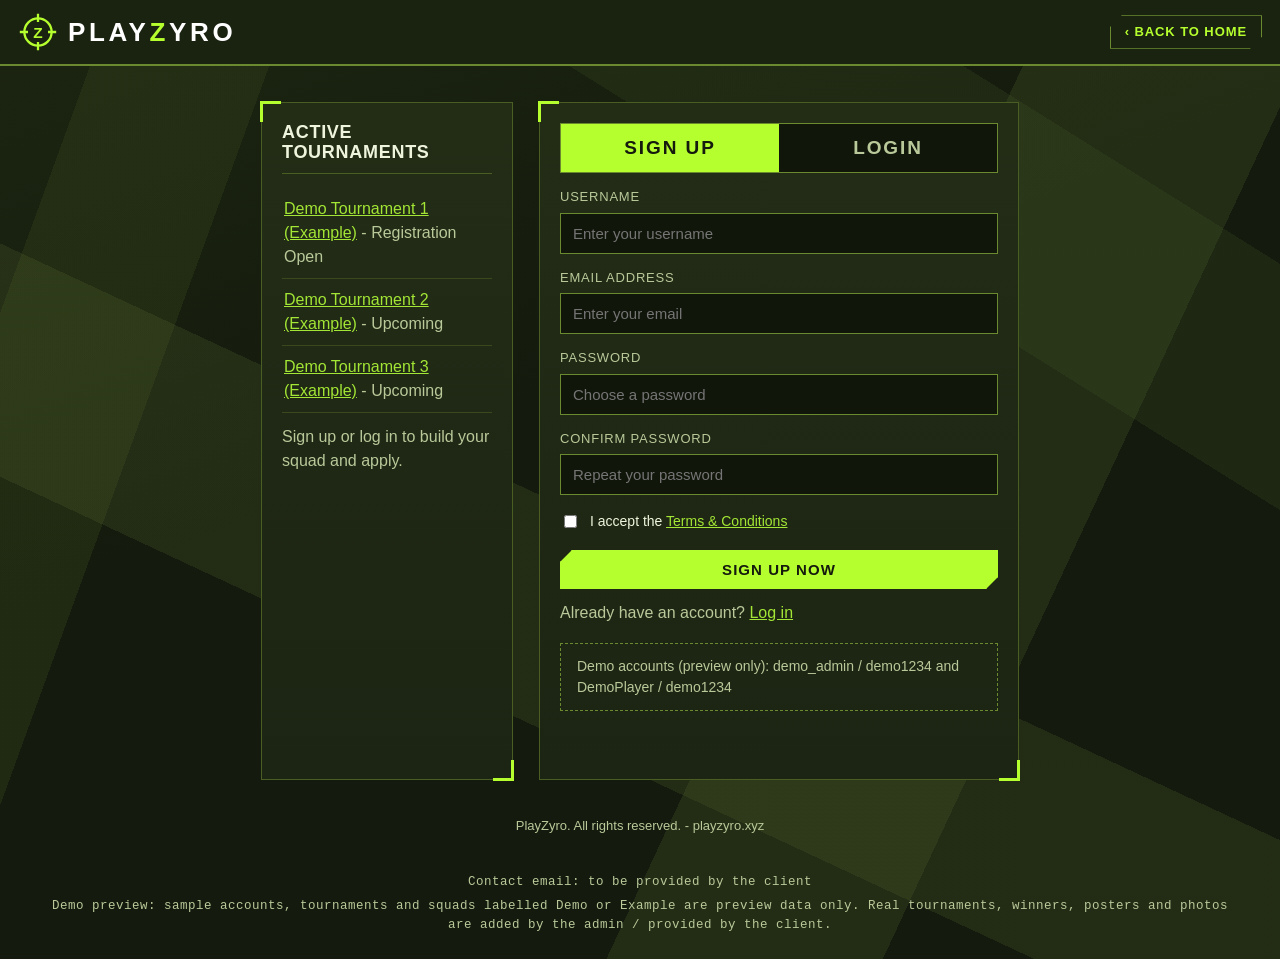
<file: auth.html>
<!DOCTYPE html>
<html lang="en">
<head>
<meta charset="utf-8">
<meta name="viewport" content="width=device-width, initial-scale=1">
<title>Sign Up and Login - PlayZyro</title>
<link rel="icon" href="data:image/svg+xml,%3Csvg xmlns='http://www.w3.org/2000/svg' viewBox='0 0 44 44'%3E%3Ccircle cx='22' cy='22' r='15' fill='none' stroke='%23b6ff2e' stroke-width='3'/%3E%3Ctext x='22' y='30' text-anchor='middle' font-family='Arial' font-weight='700' font-size='18' fill='%23b6ff2e'%3EZ%3C/text%3E%3C/svg%3E">
<link rel="stylesheet" href="assets/css/style.css?v=2026-11-20n">
<script>window.PZ_VARIANT = 'v6';</script>
<script src="assets/js/app.js?v=2026-11-20n"></script>
</head>
<body>
<div class="auth-top">
<a class="logo" href="index.html"><svg width="40" height="40" viewBox="0 0 44 44" aria-hidden="true"><circle cx="22" cy="22" r="15" fill="none" stroke="#b6ff2e" stroke-width="2.5"/><path d="M22 2v9M22 33v9M2 22h9M33 22h9" stroke="#b6ff2e" stroke-width="2.5"/><text x="22" y="29" text-anchor="middle" font-family="Arial Narrow,Arial" font-weight="700" font-size="17" fill="#b6ff2e">Z</text></svg><span class="wordmark">PLAY<b>Z</b>YRO</span></a>
<a class="btn small ghost" href="index.html">&#8249; Back to Home</a>
</div>
<main>
<div class="auth-scene">
<div class="hud auth-list">
<div class="hud-head"><h3>Active Tournaments</h3></div>
<ul id="activeList" style="list-style:none;margin:0;padding:0"></ul>
<p class="muted" style="margin:12px 0 0">Sign up or log in to build your squad and apply.</p>
</div>
<div class="hud auth-panel">
<div class="tabs">
<button id="tabSignup" class="on" type="button">Sign Up</button>
<button id="tabLogin" type="button">Login</button>
</div>
<div class="form-msg" id="authMsg"></div>
<form id="signupForm" autocomplete="off">
<label for="su_name">Username</label>
<input id="su_name" required placeholder="Enter your username">
<label for="su_email">Email Address</label>
<input id="su_email" type="email" required placeholder="Enter your email">
<label for="su_pass">Password</label>
<input id="su_pass" type="password" required placeholder="Choose a password">
<label for="su_pass2">Confirm Password</label>
<input id="su_pass2" type="password" required placeholder="Repeat your password">
<div class="check"><input type="checkbox" id="su_terms" required><label for="su_terms">I accept the <a href="terms.html">Terms &amp; Conditions</a></label></div>
<button class="btn block" type="submit" style="margin-top:18px">Sign Up Now</button>
<p class="muted" style="margin-top:12px">Already have an account? <a href="#" id="goLogin">Log in</a></p>
</form>
<form id="loginForm" autocomplete="off" style="display:none">
<label for="li_who">Username or Email</label>
<input id="li_who" required placeholder="Enter your username or email">
<label for="li_pass">Password</label>
<input id="li_pass" type="password" required placeholder="Enter your password">
<button class="btn block" type="submit" style="margin-top:18px">Log In</button>
<p class="muted" style="margin-top:12px">New to PlayZyro? <a href="#" id="goSignup">Sign up</a></p>
</form>
<div class="demo-box">Demo accounts (preview only): demo_admin / demo1234 and DemoPlayer / demo1234</div>
</div>
</div>
<p class="auth-foot">PlayZyro. All rights reserved. - playzyro.xyz</p>
<p class="auth-honest">Contact email: to be provided by the client</p>
<p class="auth-honest last">Demo preview: sample accounts, tournaments and squads labelled Demo or Example are preview data only. Real tournaments, winners, posters and photos are added by the admin / provided by the client.</p>
</main>
<script>

function showTab(which) {
  document.getElementById('signupForm').style.display = which === 'signup' ? 'block' : 'none';
  document.getElementById('loginForm').style.display = which === 'login' ? 'block' : 'none';
  document.getElementById('tabSignup').classList.toggle('on', which === 'signup');
  document.getElementById('tabLogin').classList.toggle('on', which === 'login');
}
function msg(text, ok) { var m = document.getElementById('authMsg'); m.style.display = 'block'; m.className = 'form-msg ' + (ok ? 'ok' : 'err'); m.textContent = text; }
document.addEventListener('DOMContentLoaded', function () {
  var ul = document.getElementById('activeList');
  PZ.db.tournaments.forEach(function (t) {
    var li = document.createElement('li');
    li.style.cssText = 'border-bottom:1px solid #39491d;padding:9px 2px';
    li.innerHTML = '<a href="tournament.html?id=' + t.id + '">' + PZ.esc(t.name) + '</a> <span class="muted">- ' + PZ.esc(t.status) + '</span>';
    ul.appendChild(li);
  });
  document.getElementById('tabSignup').addEventListener('click', function () { showTab('signup'); });
  document.getElementById('tabLogin').addEventListener('click', function () { showTab('login'); });
  document.getElementById('goLogin').addEventListener('click', function (e) { e.preventDefault(); showTab('login'); });
  document.getElementById('goSignup').addEventListener('click', function (e) { e.preventDefault(); showTab('signup'); });
  var next = PZ.qs('next');
  document.getElementById('signupForm').addEventListener('submit', function (e) {
    e.preventDefault();
    var p1 = document.getElementById('su_pass').value, p2 = document.getElementById('su_pass2').value;
    if (p1 !== p2) { msg('Passwords do not match.', false); return; }
    var r = PZ.signup(document.getElementById('su_name').value.trim(), document.getElementById('su_email').value.trim(), p1);
    if (r.error) { msg(r.error, false); return; }
    msg('Account created. Taking you to your dashboard.', true);
    setTimeout(function () { location.href = next || 'dashboard.html'; }, 700);
  });
  document.getElementById('loginForm').addEventListener('submit', function (e) {
    e.preventDefault();
    var u = PZ.login(document.getElementById('li_who').value.trim(), document.getElementById('li_pass').value);
    if (!u) { msg('Login failed. Check your username and password.', false); return; }
    msg('Logged in as ' + u.username + '.', true);
    setTimeout(function () { location.href = u.role === 'admin' ? 'admin.html' : (next || 'dashboard.html'); }, 700);
  });
  if (PZ.qs('mode') === 'login') showTab('login');
});

</script>
</body>
</html>
</file>
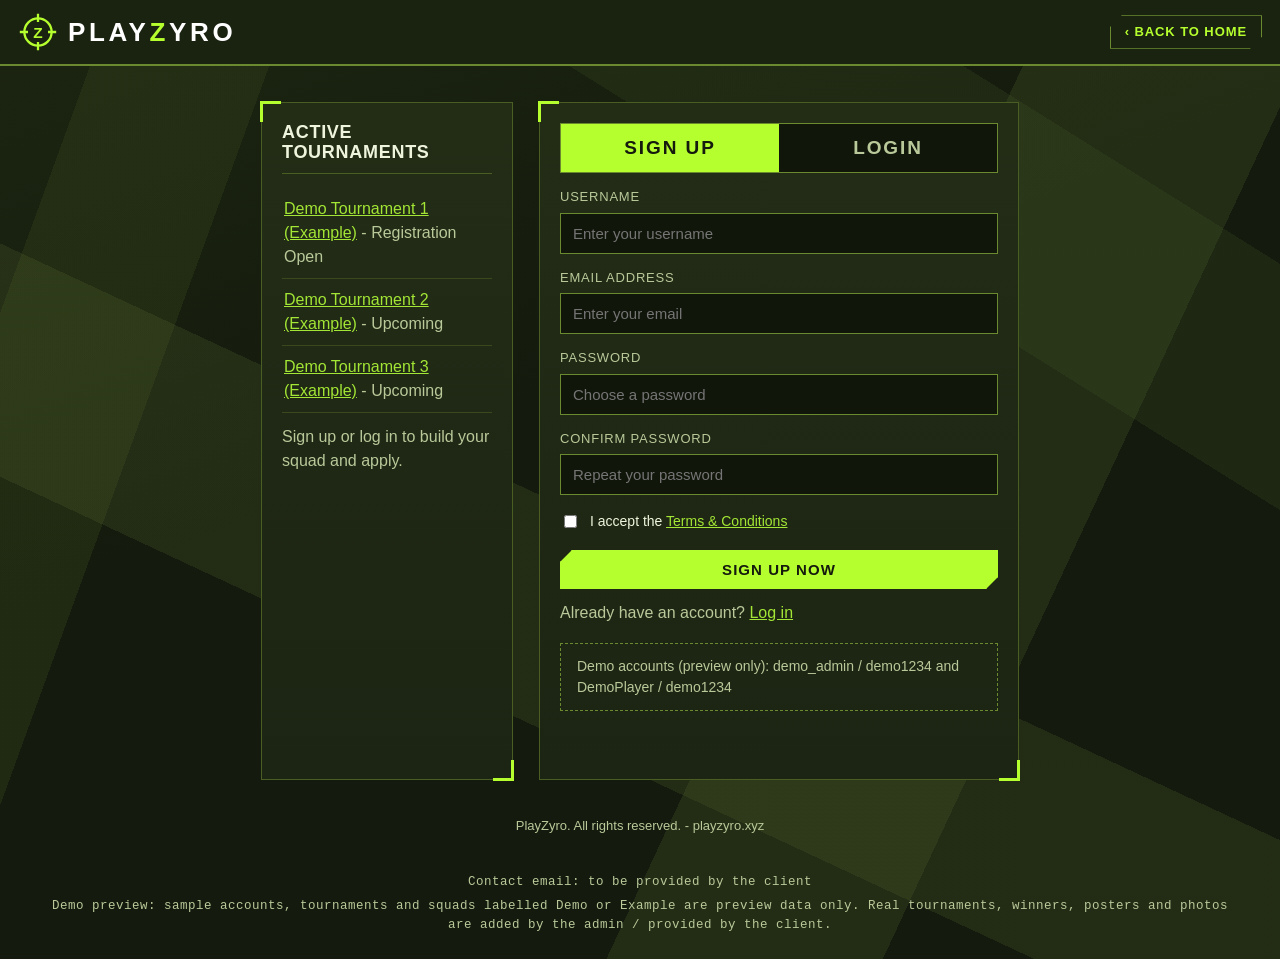
<file: dashboard.html>
<!DOCTYPE html>
<html lang="en">
<head>
<meta charset="utf-8">
<meta name="viewport" content="width=device-width, initial-scale=1">
<title>User Dashboard - PlayZyro</title>
<link rel="icon" href="data:image/svg+xml,%3Csvg xmlns='http://www.w3.org/2000/svg' viewBox='0 0 44 44'%3E%3Ccircle cx='22' cy='22' r='15' fill='none' stroke='%23b6ff2e' stroke-width='3'/%3E%3Ctext x='22' y='30' text-anchor='middle' font-family='Arial' font-weight='700' font-size='18' fill='%23b6ff2e'%3EZ%3C/text%3E%3C/svg%3E">
<link rel="stylesheet" href="assets/css/style.css?v=2026-11-20n">
<script>window.PZ_VARIANT = 'v6';</script>
<script src="assets/js/app.js?v=2026-11-20n"></script>
</head>
<body>
<header class="site"><div class="header-in">
<a class="logo" href="index.html"><svg width="44" height="44" viewBox="0 0 44 44" aria-hidden="true"><circle cx="22" cy="22" r="15" fill="none" stroke="#b6ff2e" stroke-width="2.5"/><path d="M22 2v9M22 33v9M2 22h9M33 22h9" stroke="#b6ff2e" stroke-width="2.5"/><text x="22" y="29" text-anchor="middle" font-family="Arial Narrow,Arial" font-weight="700" font-size="17" fill="#b6ff2e">Z</text></svg><span class="wordmark">PLAY<b>Z</b>YRO</span></a>
<nav class="main"><a href="index.html">Home</a><a href="tournaments.html">Tournaments</a><a href="about.html">About</a><a href="dashboard.html" class="active">Dashboard</a><a href="admin.html">Admin</a></nav>
<div class="header-actions"><span class="dash-user"><span class="bell" aria-hidden="true"><svg width="20" height="20" viewBox="0 0 24 24" fill="none" stroke="currentColor" stroke-width="2"><path d="M18 8a6 6 0 0 0-12 0c0 7-3 8-3 8h18s-3-1-3-8"/><path d="M13.7 20a2 2 0 0 1-3.4 0"/></svg></span><span class="avatar-lg" id="dashAvatar">?</span><span class="user-chip" data-user-chip></span></span></div>
<button class="nav-toggle" type="button" data-nav-toggle aria-label="Open menu" aria-expanded="false"><span></span><span></span><span></span></button>
</div></header>
<div class="drawer-backdrop" data-drawer-backdrop hidden></div>
<aside class="drawer" data-drawer aria-hidden="true">
<div class="drawer-head"><span class="wordmark">PLAY<b>Z</b>YRO</span><button class="drawer-close" type="button" data-drawer-close aria-label="Close menu">&times;</button></div>
<nav class="drawer-nav"><a href="index.html">Home</a><a href="tournaments.html">Tournaments</a><a href="about.html">About</a><a href="dashboard.html" class="active">Dashboard</a><a href="admin.html">Admin</a></nav>
<div class="drawer-foot"><span class="user-chip" data-user-chip></span></div>
</aside>
<main class="wrap">

<section class="block">
<div class="grid-top">
<div>
<h1>Tournament Hub</h1>
<p class="muted">Welcome, <span id="dashUser"></span>. Your squad, your tournaments and your match room, in one place.</p>
</div>
<div class="hud room-box">
<div class="hud-head"><h3>Match / Room Info</h3><span class="tag">Room ID &amp; Password</span></div>
<div id="roomArea"></div>
</div>
</div>
</section>
<section class="block">
<div class="grid-dash">
<div class="hud">
<div class="hud-head"><h3 id="squadTitle">My Squad <span class="sec-label">// Squad Operations</span></h3><span class="tag" id="squadCode"></span></div>
<div id="squadArea"></div>
</div>
<div class="hud">
<div class="hud-head"><h3>Enrolled Tournaments</h3><span class="tag" id="enrollCount"></span></div>
<div id="enrollArea"></div>
<p><a class="btn small ghost" href="tournaments.html">Browse Tournaments</a></p>
</div>
</div>
</section>

</main>
<footer class="site">
<div class="footer-grid">
<div><div class="logo" style="margin-bottom:10px"><svg width="44" height="44" viewBox="0 0 44 44" aria-hidden="true"><circle cx="22" cy="22" r="15" fill="none" stroke="#b6ff2e" stroke-width="2.5"/><path d="M22 2v9M22 33v9M2 22h9M33 22h9" stroke="#b6ff2e" stroke-width="2.5"/><text x="22" y="29" text-anchor="middle" font-family="Arial Narrow,Arial" font-weight="700" font-size="17" fill="#b6ff2e">Z</text></svg><span class="wordmark">PLAY<b>Z</b>YRO</span></div>
<p class="muted">Tournaments, schedules, upcoming events and winners for the PlayZyro PUBG community, in one place online.</p>
<p class="muted">playzyro.xyz</p></div>
<div><h3>Footer Links</h3><ul><li><a href="index.html">Home</a></li><li><a href="tournaments.html">Tournaments</a></li><li><a href="about.html">About Us</a></li><li><a href="terms.html">Terms and Conditions</a></li></ul></div>
<div><h3>Your Panel</h3><ul><li><a href="dashboard.html">Dashboard</a></li><li><a href="squad.html">My Squad</a></li><li><a href="squad-create.html">Create Squad</a></li><li><a href="squad-join.html">Join Squad</a></li></ul></div>
<div><h3>Contact</h3><p class="muted">Contact email: to be provided by the client</p><p class="muted">Social links: to be provided by the client.</p></div>
</div>
<p class="demo-note">Demo preview: sample accounts, tournaments and squads labelled Demo or Example are preview data only. Real tournaments, winners, posters and photos are added by the admin / provided by the client.</p>
<div class="footer-bottom">PlayZyro. All rights reserved. <span style="float:right">playzyro.xyz</span></div>
</footer>
<script>

document.addEventListener('DOMContentLoaded', function () {
  var user = PZ.requireAuth(); if (!user) return;
  document.getElementById('dashUser').textContent = user.username;
  document.getElementById('dashAvatar').textContent = user.username.charAt(0).toUpperCase();
  var squad = PZ.mySquad(user.id);
  var sArea = document.getElementById('squadArea');
  if (squad) {
    document.getElementById('squadTitle').textContent = 'My Squad: ' + squad.name;
    document.getElementById('squadCode').textContent = 'Join code: ' + squad.joinCode;
    var rows = '';
    squad.memberIds.forEach(function (mid, i) {
      var m = PZ.user(mid);
      var nm = m ? m.username : 'Member';
      rows += '<div class="member-row"><span style="display:flex;align-items:center;gap:10px"><span class="avatar-sm">' + PZ.esc(nm.charAt(0).toUpperCase()) + '</span><span><span class="who">' + (i + 1) + '. ' + PZ.esc(nm) + '</span> <span class="role">' + (mid === squad.captainId ? 'Captain' : 'Member') + '</span></span></span><span class="ready">Ready</span></div>';
    });
    for (var k = squad.memberIds.length; k < 5; k++) {
      rows += '<div class="member-row"><span style="display:flex;align-items:center;gap:10px"><span class="avatar-sm">?</span><span class="muted">Empty slot - invite a player with your join code</span></span></div>';
    }
    var html = '<div class="squad-flex"><div class="slot slot-team squad-photo has-art"><img class="pz-art" src="assets/img/art-poster-b.jpg" alt=""><span class="slot-label">Team Artwork</span></div><div class="squad-roster">' + rows + '</div></div>';
    html += '<p style="margin-top:12px"><a class="btn small" href="squad.html">Open My Squad</a></p>';
    sArea.innerHTML = html;
  } else {
    document.getElementById('squadTitle').textContent = 'My Squad';
    sArea.innerHTML = '<svg class="pz-empty-ic" aria-hidden="true"><use href="assets/img/pz-icons.svg#pz-backpack-s"/></svg><p class="muted">You are not in a squad yet. Create a squad as captain, or join one with a code. A squad has 4 to 5 members.</p>' +
      '<p><a class="btn" href="squad-create.html">Create Squad</a> <a class="btn ghost" href="squad-join.html">Join Squad</a></p>';
  }
  var mine = PZ.myTournaments(user);
  var eArea = document.getElementById('enrollArea');
  document.getElementById('enrollCount').textContent = mine.length + ' enrolled';
  if (mine.length) {
    var h = '';
    mine.forEach(function (t) {
      var st = PZ.isAssigned(squad ? squad.id : '', t.id) ? 'Assigned' : 'Applied';
      h += '<div class="enroll-row"><span><strong>' + PZ.esc(t.name) + '</strong><br><span class="muted">' + PZ.esc(t.dateText) + '</span></span><span class="tag">' + st + '</span></div>';
    });
    eArea.innerHTML = h;
  } else {
    eArea.innerHTML = '<p class="muted">No enrolled tournaments yet. Apply from a tournament page once your squad has at least 4 members.</p>';
  }
  var rArea = document.getElementById('roomArea');
  var copyIco = '<svg width="15" height="15" viewBox="0 0 24 24" fill="none" stroke="currentColor" stroke-width="2" aria-hidden="true"><rect x="9" y="9" width="12" height="12" rx="2"/><path d="M5 15V5a2 2 0 0 1 2-2h10"/></svg>';
  if (!mine.length) {
    rArea.innerHTML = '<p class="muted" style="font-size:18px">Reveals at match time</p><p class="muted">When the admin assigns your squad to a tournament and publishes the room, the Room ID and Password appear here.</p>' +
      '<div class="room-foot"><span><span class="role">Map:</span> To be confirmed</span><span><span class="role">Match Time:</span> To be confirmed</span><span><span class="role">Room Access:</span> Assigned squads only</span></div>';
  } else {
    var rh = '';
    mine.forEach(function (t) {
      var room = PZ.roomFor(user, t.id);
      rh += '<div style="border-bottom:1px solid #39491d;padding:10px 0"><strong>' + PZ.esc(t.name) + '</strong>';
      if (room) {
        rh += '<div class="room-grid" style="margin-top:8px"><div><span class="role">Room ID:</span><div class="room-val">' + PZ.esc(room.roomId) + '<button class="copy-btn" type="button" data-copy="' + PZ.esc(room.roomId) + '" aria-label="Copy Room ID">' + copyIco + '</button></div></div><div><span class="role">Password:</span><div class="room-val">' + PZ.esc(room.password) + '<button class="copy-btn" type="button" data-copy="' + PZ.esc(room.password) + '" aria-label="Copy Password">' + copyIco + '</button></div></div></div>';
      } else {
        rh += '<p class="muted" style="margin:6px 0 0">Reveals at match time</p>';
      }
      rh += '<div class="room-foot"><span><span class="role">Map:</span> ' + PZ.esc(t.map || 'To be confirmed') + '</span><span><span class="role">Match Time:</span> ' + PZ.esc(t.dateText) + (t.timeText ? ' - ' + PZ.esc(t.timeText) : '') + '</span><span><span class="role">Room Access:</span> ' + (room ? 'Open for your squad' : 'Assigned squads only') + '</span></div>';
      rh += '</div>';
    });
    rArea.innerHTML = rh;
    rArea.querySelectorAll('[data-copy]').forEach(function (b) {
      b.addEventListener('click', function () {
        var txt = b.getAttribute('data-copy');
        if (navigator.clipboard && navigator.clipboard.writeText) { navigator.clipboard.writeText(txt).then(function () { PZ.toast('Copied: ' + txt); }, function () { PZ.toast(txt); }); }
        else { PZ.toast(txt); }
      });
    });
  }
});

</script>
</body>
</html>
</file>
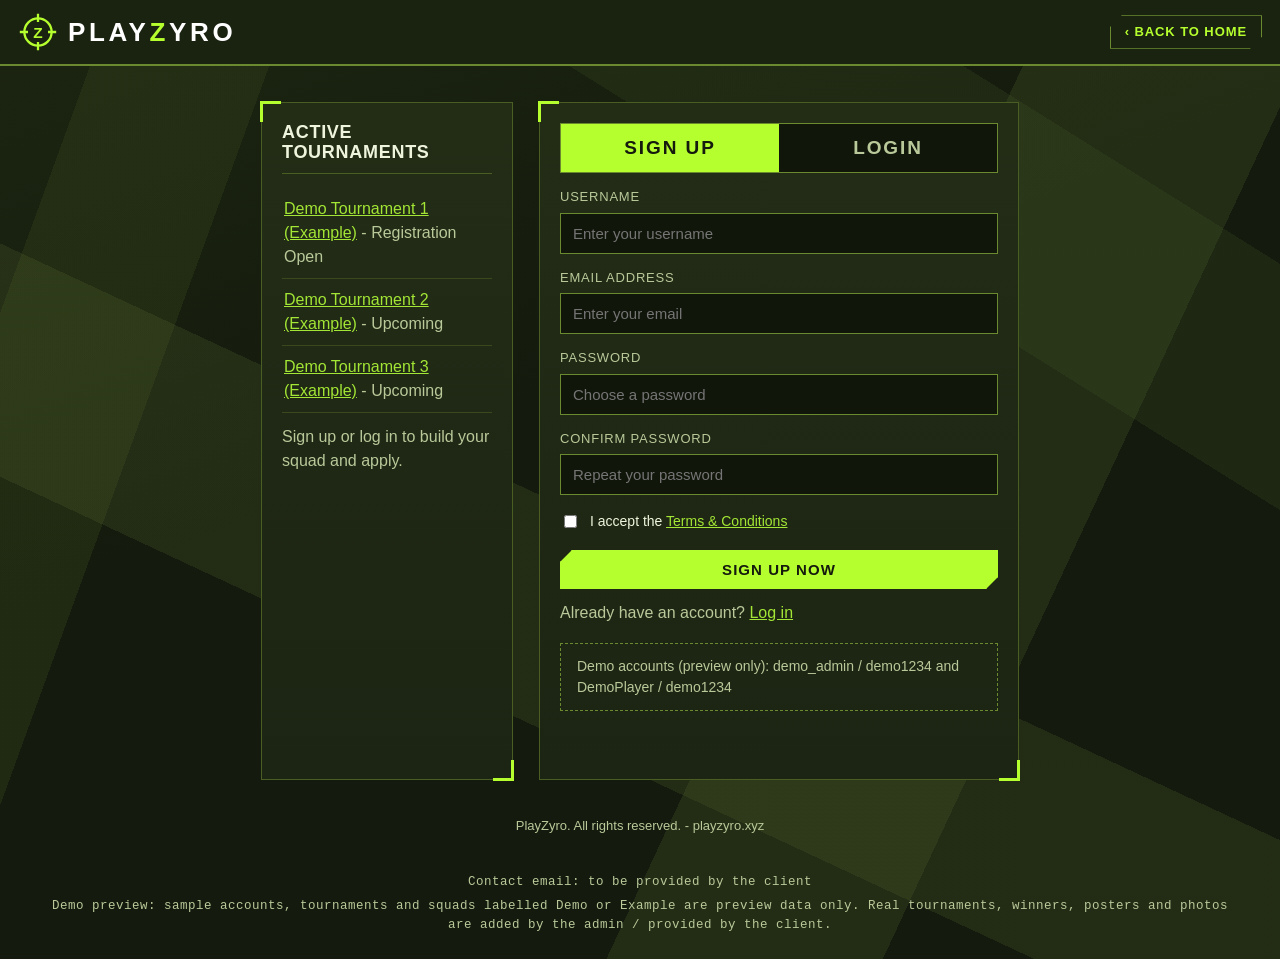
<file: squad-create.html>
<!DOCTYPE html>
<html lang="en">
<head>
<meta charset="utf-8">
<meta name="viewport" content="width=device-width, initial-scale=1">
<title>Create Squad - PlayZyro</title>
<link rel="icon" href="data:image/svg+xml,%3Csvg xmlns='http://www.w3.org/2000/svg' viewBox='0 0 44 44'%3E%3Ccircle cx='22' cy='22' r='15' fill='none' stroke='%23b6ff2e' stroke-width='3'/%3E%3Ctext x='22' y='30' text-anchor='middle' font-family='Arial' font-weight='700' font-size='18' fill='%23b6ff2e'%3EZ%3C/text%3E%3C/svg%3E">
<link rel="stylesheet" href="assets/css/style.css?v=2026-11-20n">
<script>window.PZ_VARIANT = 'v6';</script>
<script src="assets/js/app.js?v=2026-11-20n"></script>
</head>
<body>
<header class="site"><div class="header-in">
<a class="logo" href="index.html"><svg width="44" height="44" viewBox="0 0 44 44" aria-hidden="true"><circle cx="22" cy="22" r="15" fill="none" stroke="#b6ff2e" stroke-width="2.5"/><path d="M22 2v9M22 33v9M2 22h9M33 22h9" stroke="#b6ff2e" stroke-width="2.5"/><text x="22" y="29" text-anchor="middle" font-family="Arial Narrow,Arial" font-weight="700" font-size="17" fill="#b6ff2e">Z</text></svg><span class="wordmark">PLAY<b>Z</b>YRO</span></a>
<nav class="main"><a href="index.html">Home</a><a href="tournaments.html">Tournaments</a><a href="about.html">About</a><a href="dashboard.html" class="active">Dashboard</a><a href="admin.html">Admin</a></nav>
<div class="header-actions"><span class="user-chip" data-user-chip hidden></span><a class="btn" href="auth.html">Login</a></div>
<button class="nav-toggle" type="button" data-nav-toggle aria-label="Open menu" aria-expanded="false"><span></span><span></span><span></span></button>
</div></header>
<div class="drawer-backdrop" data-drawer-backdrop hidden></div>
<aside class="drawer" data-drawer aria-hidden="true">
<div class="drawer-head"><span class="wordmark">PLAY<b>Z</b>YRO</span><button class="drawer-close" type="button" data-drawer-close aria-label="Close menu">&times;</button></div>
<nav class="drawer-nav"><a href="index.html">Home</a><a href="tournaments.html">Tournaments</a><a href="about.html">About</a><a href="dashboard.html" class="active">Dashboard</a><a href="admin.html">Admin</a></nav>
<div class="drawer-foot"><span class="user-chip" data-user-chip hidden></span><a class="btn block" href="auth.html" data-drawer-login>Login</a></div>
</aside>
<main class="wrap">

<section class="block">
<div class="hud" style="max-width:880px;margin:0 auto">
<div class="hud-head"><h1 style="font-size:28px">Create Squad</h1></div>
<p class="muted">As captain, you create the squad and get a join code to share with your players. A squad has 4 to 5 members, and you can be in one active squad at a time.</p>
<div class="form-msg" id="csMsg"></div>
<form id="csForm" autocomplete="off">
<label for="cs_name">Squad Name</label>
<input id="cs_name" required placeholder="Enter your squad name">
<button class="btn block" type="submit" style="margin-top:18px">Create Squad</button>
</form>
<p class="muted" style="margin-top:14px">Joining a squad instead? <a href="squad-join.html">Join by code</a></p>
</div>
</section>
<section class="block">
<div class="hud">
<div class="hud-head"><h2>How Squads Work</h2><span class="tag">SEC // Squads</span></div>
<div class="steps">
<div class="step"><span class="n">01</span><h3>Captain Creates</h3><p>The captain creates the squad and gets its join code.</p></div>
<div class="step"><span class="n">02</span><h3>Share the Code</h3><p>The captain shares the join code with the players who will join.</p></div>
<div class="step"><span class="n">03</span><h3>Members Join</h3><p>Players join with the code. A squad holds 4 to 5 players.</p></div>
<div class="step"><span class="n">04</span><h3>Apply Together</h3><p>With at least 4 members, the squad applies for tournaments and the admin assigns squads.</p></div>
</div>
</div>
</section>

</main>
<footer class="site">
<div class="footer-grid">
<div><div class="logo" style="margin-bottom:10px"><svg width="44" height="44" viewBox="0 0 44 44" aria-hidden="true"><circle cx="22" cy="22" r="15" fill="none" stroke="#b6ff2e" stroke-width="2.5"/><path d="M22 2v9M22 33v9M2 22h9M33 22h9" stroke="#b6ff2e" stroke-width="2.5"/><text x="22" y="29" text-anchor="middle" font-family="Arial Narrow,Arial" font-weight="700" font-size="17" fill="#b6ff2e">Z</text></svg><span class="wordmark">PLAY<b>Z</b>YRO</span></div>
<p class="muted">Tournaments, schedules, upcoming events and winners for the PlayZyro PUBG community, in one place online.</p>
<p class="muted">playzyro.xyz</p></div>
<div><h3>Footer Links</h3><ul><li><a href="index.html">Home</a></li><li><a href="tournaments.html">Tournaments</a></li><li><a href="about.html">About Us</a></li><li><a href="terms.html">Terms and Conditions</a></li></ul></div>
<div><h3>Your Panel</h3><ul><li><a href="dashboard.html">Dashboard</a></li><li><a href="squad.html">My Squad</a></li><li><a href="squad-create.html">Create Squad</a></li><li><a href="squad-join.html">Join Squad</a></li></ul></div>
<div><h3>Contact</h3><p class="muted">Contact email: to be provided by the client</p><p class="muted">Social links: to be provided by the client.</p></div>
</div>
<p class="demo-note">Demo preview: sample accounts, tournaments and squads labelled Demo or Example are preview data only. Real tournaments, winners, posters and photos are added by the admin / provided by the client.</p>
<div class="footer-bottom">PlayZyro. All rights reserved. <span style="float:right">playzyro.xyz</span></div>
</footer>
<script>

document.addEventListener('DOMContentLoaded', function () {
  var user = PZ.requireAuth(); if (!user) return;
  document.getElementById('csForm').addEventListener('submit', function (e) {
    e.preventDefault();
    var r = PZ.createSquad(user, document.getElementById('cs_name').value.trim());
    var m = document.getElementById('csMsg'); m.style.display = 'block';
    if (r.error) { m.className = 'form-msg err'; m.textContent = r.error; return; }
    m.className = 'form-msg ok'; m.textContent = 'Squad created. Your join code is ' + r.squad.joinCode + '. Taking you to My Squad.';
    setTimeout(function () { location.href = 'squad.html'; }, 1000);
  });
});

</script>
<script>
document.addEventListener('DOMContentLoaded', function () {
  var chip = document.querySelector('header.site [data-user-chip]');
  if (window.PZ && PZ.session()) {
    document.querySelectorAll('header.site .header-actions .btn').forEach(function (b) { b.style.display = 'none'; });
    if (chip) chip.hidden = false;
  }
});
</script>
</body>
</html>
</file>
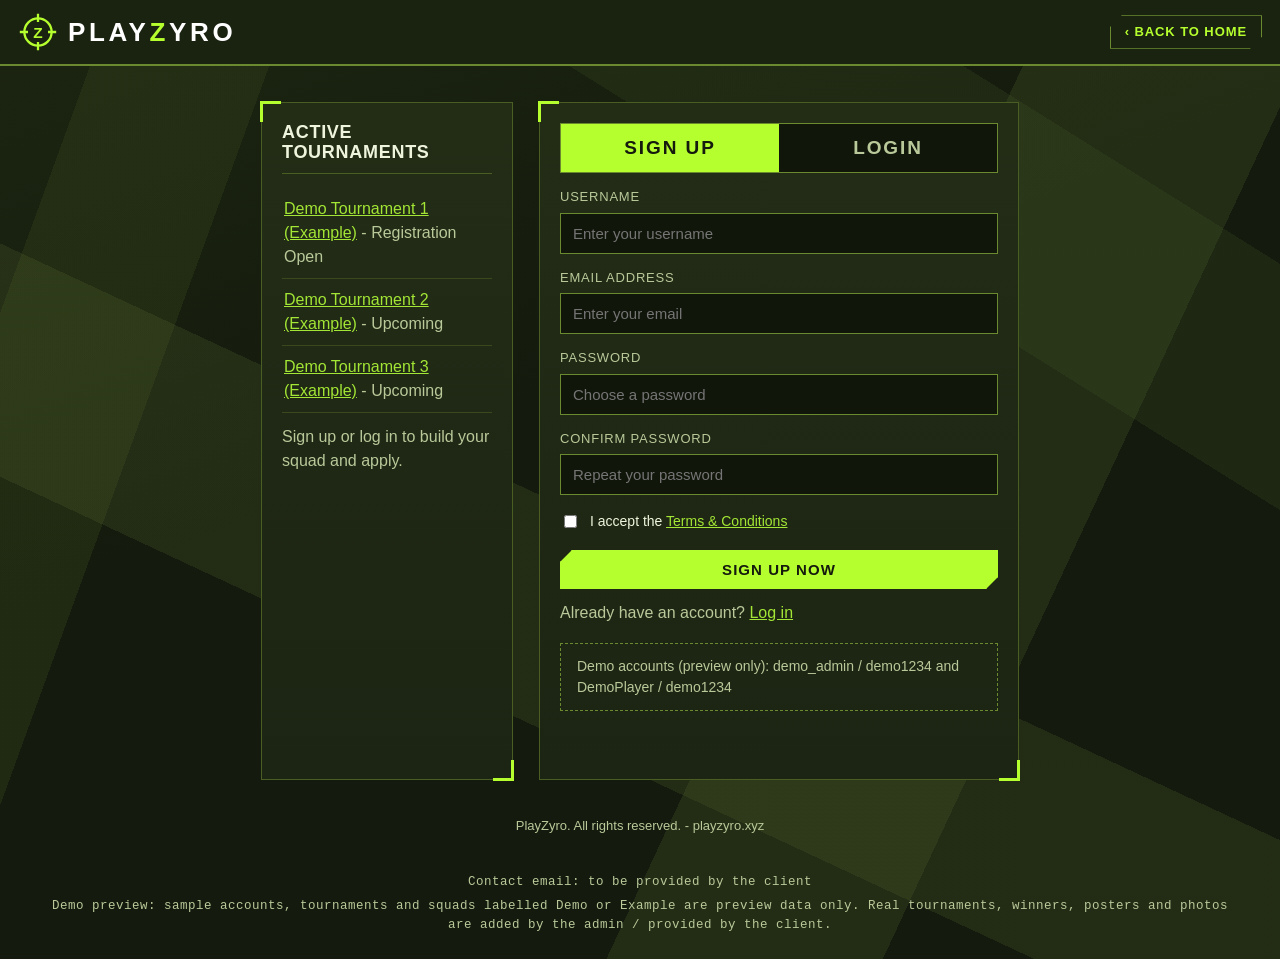
<file: squad-join.html>
<!DOCTYPE html>
<html lang="en">
<head>
<meta charset="utf-8">
<meta name="viewport" content="width=device-width, initial-scale=1">
<title>Join Squad by Code - PlayZyro</title>
<link rel="icon" href="data:image/svg+xml,%3Csvg xmlns='http://www.w3.org/2000/svg' viewBox='0 0 44 44'%3E%3Ccircle cx='22' cy='22' r='15' fill='none' stroke='%23b6ff2e' stroke-width='3'/%3E%3Ctext x='22' y='30' text-anchor='middle' font-family='Arial' font-weight='700' font-size='18' fill='%23b6ff2e'%3EZ%3C/text%3E%3C/svg%3E">
<link rel="stylesheet" href="assets/css/style.css?v=2026-11-20n">
<script>window.PZ_VARIANT = 'v6';</script>
<script src="assets/js/app.js?v=2026-11-20n"></script>
</head>
<body>
<header class="site"><div class="header-in">
<a class="logo" href="index.html"><svg width="44" height="44" viewBox="0 0 44 44" aria-hidden="true"><circle cx="22" cy="22" r="15" fill="none" stroke="#b6ff2e" stroke-width="2.5"/><path d="M22 2v9M22 33v9M2 22h9M33 22h9" stroke="#b6ff2e" stroke-width="2.5"/><text x="22" y="29" text-anchor="middle" font-family="Arial Narrow,Arial" font-weight="700" font-size="17" fill="#b6ff2e">Z</text></svg><span class="wordmark">PLAY<b>Z</b>YRO</span></a>
<nav class="main"><a href="index.html">Home</a><a href="tournaments.html">Tournaments</a><a href="about.html">About</a><a href="dashboard.html" class="active">Dashboard</a><a href="admin.html">Admin</a></nav>
<div class="header-actions"><span class="user-chip" data-user-chip hidden></span><a class="btn" href="auth.html">Login</a></div>
<button class="nav-toggle" type="button" data-nav-toggle aria-label="Open menu" aria-expanded="false"><span></span><span></span><span></span></button>
</div></header>
<div class="drawer-backdrop" data-drawer-backdrop hidden></div>
<aside class="drawer" data-drawer aria-hidden="true">
<div class="drawer-head"><span class="wordmark">PLAY<b>Z</b>YRO</span><button class="drawer-close" type="button" data-drawer-close aria-label="Close menu">&times;</button></div>
<nav class="drawer-nav"><a href="index.html">Home</a><a href="tournaments.html">Tournaments</a><a href="about.html">About</a><a href="dashboard.html" class="active">Dashboard</a><a href="admin.html">Admin</a></nav>
<div class="drawer-foot"><span class="user-chip" data-user-chip hidden></span><a class="btn block" href="auth.html" data-drawer-login>Login</a></div>
</aside>
<main class="wrap">

<section class="block">
<div class="hud" style="max-width:880px;margin:0 auto">
<div class="hud-head"><h1 style="font-size:28px">Join Squad by Code</h1></div>
<p class="muted">Enter the join code your captain shared with you. A squad holds 5 members at most, and you can be in one active squad at a time.</p>
<div class="form-msg" id="sjMsg"></div>
<form id="sjForm" autocomplete="off">
<label for="sj_code">Squad Join Code</label>
<input id="sj_code" class="code-in" required placeholder="Enter the join code (e.g. PZ-XXXX)">
<button class="btn block" type="submit" style="margin-top:18px">Join Squad</button>
</form>
<p class="muted" style="margin-top:14px">No code yet? <a href="squad-create.html">Create your own squad</a></p>
</div>
</section>
<section class="block">
<div class="hud">
<div class="hud-head"><h2>How Squads Work</h2><span class="tag">SEC // Squads</span></div>
<div class="steps">
<div class="step"><span class="n">01</span><h3>Captain Creates</h3><p>The captain creates the squad and gets its join code.</p></div>
<div class="step"><span class="n">02</span><h3>Share the Code</h3><p>The captain shares the join code with the players who will join.</p></div>
<div class="step"><span class="n">03</span><h3>Members Join</h3><p>Players join with the code. A squad holds 4 to 5 players.</p></div>
<div class="step"><span class="n">04</span><h3>Apply Together</h3><p>With at least 4 members, the squad applies for tournaments and the admin assigns squads.</p></div>
</div>
</div>
</section>

</main>
<footer class="site">
<div class="footer-grid">
<div><div class="logo" style="margin-bottom:10px"><svg width="44" height="44" viewBox="0 0 44 44" aria-hidden="true"><circle cx="22" cy="22" r="15" fill="none" stroke="#b6ff2e" stroke-width="2.5"/><path d="M22 2v9M22 33v9M2 22h9M33 22h9" stroke="#b6ff2e" stroke-width="2.5"/><text x="22" y="29" text-anchor="middle" font-family="Arial Narrow,Arial" font-weight="700" font-size="17" fill="#b6ff2e">Z</text></svg><span class="wordmark">PLAY<b>Z</b>YRO</span></div>
<p class="muted">Tournaments, schedules, upcoming events and winners for the PlayZyro PUBG community, in one place online.</p>
<p class="muted">playzyro.xyz</p></div>
<div><h3>Footer Links</h3><ul><li><a href="index.html">Home</a></li><li><a href="tournaments.html">Tournaments</a></li><li><a href="about.html">About Us</a></li><li><a href="terms.html">Terms and Conditions</a></li></ul></div>
<div><h3>Your Panel</h3><ul><li><a href="dashboard.html">Dashboard</a></li><li><a href="squad.html">My Squad</a></li><li><a href="squad-create.html">Create Squad</a></li><li><a href="squad-join.html">Join Squad</a></li></ul></div>
<div><h3>Contact</h3><p class="muted">Contact email: to be provided by the client</p><p class="muted">Social links: to be provided by the client.</p></div>
</div>
<p class="demo-note">Demo preview: sample accounts, tournaments and squads labelled Demo or Example are preview data only. Real tournaments, winners, posters and photos are added by the admin / provided by the client.</p>
<div class="footer-bottom">PlayZyro. All rights reserved. <span style="float:right">playzyro.xyz</span></div>
</footer>
<script>

document.addEventListener('DOMContentLoaded', function () {
  var user = PZ.requireAuth(); if (!user) return;
  document.getElementById('sjForm').addEventListener('submit', function (e) {
    e.preventDefault();
    var r = PZ.joinSquad(user, document.getElementById('sj_code').value);
    var m = document.getElementById('sjMsg'); m.style.display = 'block';
    if (r.error) { m.className = 'form-msg err'; m.textContent = r.error; return; }
    m.className = 'form-msg ok'; m.textContent = 'You joined ' + r.squad.name + '. Taking you to My Squad.';
    setTimeout(function () { location.href = 'squad.html'; }, 1000);
  });
});

</script>
<script>
document.addEventListener('DOMContentLoaded', function () {
  var chip = document.querySelector('header.site [data-user-chip]');
  if (window.PZ && PZ.session()) {
    document.querySelectorAll('header.site .header-actions .btn').forEach(function (b) { b.style.display = 'none'; });
    if (chip) chip.hidden = false;
  }
});
</script>
</body>
</html>
</file>
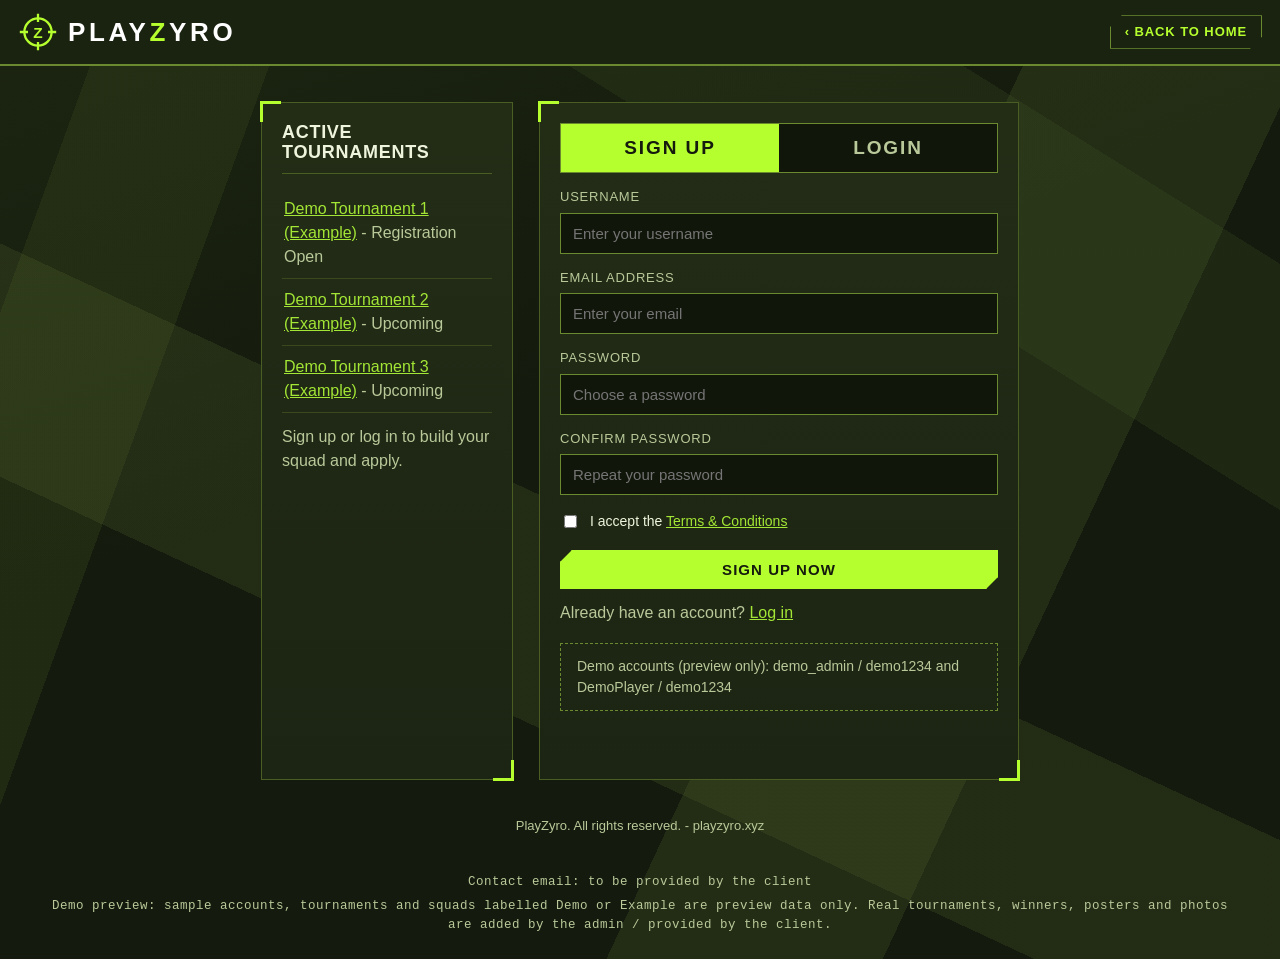
<file: squad.html>
<!DOCTYPE html>
<html lang="en">
<head>
<meta charset="utf-8">
<meta name="viewport" content="width=device-width, initial-scale=1">
<title>My Squad - PlayZyro</title>
<link rel="icon" href="data:image/svg+xml,%3Csvg xmlns='http://www.w3.org/2000/svg' viewBox='0 0 44 44'%3E%3Ccircle cx='22' cy='22' r='15' fill='none' stroke='%23b6ff2e' stroke-width='3'/%3E%3Ctext x='22' y='30' text-anchor='middle' font-family='Arial' font-weight='700' font-size='18' fill='%23b6ff2e'%3EZ%3C/text%3E%3C/svg%3E">
<link rel="stylesheet" href="assets/css/style.css?v=2026-11-20n">
<script>window.PZ_VARIANT = 'v6';</script>
<script src="assets/js/app.js?v=2026-11-20n"></script>
</head>
<body>
<header class="site"><div class="header-in">
<a class="logo" href="index.html"><svg width="44" height="44" viewBox="0 0 44 44" aria-hidden="true"><circle cx="22" cy="22" r="15" fill="none" stroke="#b6ff2e" stroke-width="2.5"/><path d="M22 2v9M22 33v9M2 22h9M33 22h9" stroke="#b6ff2e" stroke-width="2.5"/><text x="22" y="29" text-anchor="middle" font-family="Arial Narrow,Arial" font-weight="700" font-size="17" fill="#b6ff2e">Z</text></svg><span class="wordmark">PLAY<b>Z</b>YRO</span></a>
<nav class="main"><a href="index.html">Home</a><a href="tournaments.html">Tournaments</a><a href="about.html">About</a><a href="dashboard.html" class="active">Dashboard</a><a href="admin.html">Admin</a></nav>
<div class="header-actions"><span class="user-chip" data-user-chip hidden></span><a class="btn" href="auth.html">Login</a></div>
<button class="nav-toggle" type="button" data-nav-toggle aria-label="Open menu" aria-expanded="false"><span></span><span></span><span></span></button>
</div></header>
<div class="drawer-backdrop" data-drawer-backdrop hidden></div>
<aside class="drawer" data-drawer aria-hidden="true">
<div class="drawer-head"><span class="wordmark">PLAY<b>Z</b>YRO</span><button class="drawer-close" type="button" data-drawer-close aria-label="Close menu">&times;</button></div>
<nav class="drawer-nav"><a href="index.html">Home</a><a href="tournaments.html">Tournaments</a><a href="about.html">About</a><a href="dashboard.html" class="active">Dashboard</a><a href="admin.html">Admin</a></nav>
<div class="drawer-foot"><span class="user-chip" data-user-chip hidden></span><a class="btn block" href="auth.html" data-drawer-login>Login</a></div>
</aside>
<main class="wrap">

<section class="block">
<div class="hud">
<div class="hud-head"><h1 style="font-size:30px">My Squad</h1></div>
<div id="sqArea"></div>
</div>
</section>

</main>
<footer class="site">
<div class="footer-grid">
<div><div class="logo" style="margin-bottom:10px"><svg width="44" height="44" viewBox="0 0 44 44" aria-hidden="true"><circle cx="22" cy="22" r="15" fill="none" stroke="#b6ff2e" stroke-width="2.5"/><path d="M22 2v9M22 33v9M2 22h9M33 22h9" stroke="#b6ff2e" stroke-width="2.5"/><text x="22" y="29" text-anchor="middle" font-family="Arial Narrow,Arial" font-weight="700" font-size="17" fill="#b6ff2e">Z</text></svg><span class="wordmark">PLAY<b>Z</b>YRO</span></div>
<p class="muted">Tournaments, schedules, upcoming events and winners for the PlayZyro PUBG community, in one place online.</p>
<p class="muted">playzyro.xyz</p></div>
<div><h3>Footer Links</h3><ul><li><a href="index.html">Home</a></li><li><a href="tournaments.html">Tournaments</a></li><li><a href="about.html">About Us</a></li><li><a href="terms.html">Terms and Conditions</a></li></ul></div>
<div><h3>Your Panel</h3><ul><li><a href="dashboard.html">Dashboard</a></li><li><a href="squad.html">My Squad</a></li><li><a href="squad-create.html">Create Squad</a></li><li><a href="squad-join.html">Join Squad</a></li></ul></div>
<div><h3>Contact</h3><p class="muted">Contact email: to be provided by the client</p><p class="muted">Social links: to be provided by the client.</p></div>
</div>
<p class="demo-note">Demo preview: sample accounts, tournaments and squads labelled Demo or Example are preview data only. Real tournaments, winners, posters and photos are added by the admin / provided by the client.</p>
<div class="footer-bottom">PlayZyro. All rights reserved. <span style="float:right">playzyro.xyz</span></div>
</footer>
<script>

document.addEventListener('DOMContentLoaded', function () {
  var user = PZ.requireAuth(); if (!user) return;
  var squad = PZ.mySquad(user.id);
  var area = document.getElementById('sqArea');
  if (!squad) {
    area.innerHTML = '<svg class="pz-empty-ic" aria-hidden="true"><use href="assets/img/pz-icons.svg#pz-helmet-s"/></svg><p class="muted">You are not in a squad yet. A squad has 4 to 5 members: the captain creates it, and members join through its code.</p>' +
      '<p><a class="btn" href="squad-create.html">Create Squad</a> <a class="btn ghost" href="squad-join.html">Join Squad by Code</a></p>';
    return;
  }
  var html = '<h2>' + PZ.esc(squad.name) + '</h2>' +
    '<div class="grid2" style="align-items:start"><div class="slot slot-team tall has-art"><img class="pz-art" src="assets/img/art-poster-b.jpg" alt=""><span class="slot-label">Team Artwork</span></div><div>' +
    '<p class="muted">Join code: <span class="mono" style="color:var(--lime);font-size:19px">' + PZ.esc(squad.joinCode) + '</span> <button class="btn small ghost" id="copyCode" type="button">Copy Code</button></p>' +
    '<p class="muted">Members: ' + squad.memberIds.length + ' of 5. A squad needs at least 4 members to apply for a tournament.</p>' +
    '<p><a class="btn small" href="tournaments.html">Apply for a Tournament</a></p></div></div><div style="margin-top:18px">';
  squad.memberIds.forEach(function (mid, i) {
    var m = PZ.user(mid);
    html += '<div class="member-row"><span><span class="who">' + (i + 1) + '. ' + PZ.esc(m ? m.username : 'Member') + '</span> <span class="role">' + (mid === squad.captainId ? 'Captain' : 'Member') + '</span></span><span class="ready">Ready</span></div>';
  });
  for (var k = squad.memberIds.length; k < 5; k++) { html += '<div class="member-row"><span class="muted">Empty slot - share your join code to fill it</span></div>'; }
  html += '</div>';
  area.innerHTML = html;
  document.getElementById('copyCode').addEventListener('click', function () {
    var ta = document.createElement('textarea');
    ta.value = squad.joinCode;
    document.body.appendChild(ta); ta.select();
    try { document.execCommand('copy'); } catch (e) {}
    ta.remove();
    PZ.toast('Join code copied: ' + squad.joinCode);
  });
});

</script>
<script>
document.addEventListener('DOMContentLoaded', function () {
  var chip = document.querySelector('header.site [data-user-chip]');
  if (window.PZ && PZ.session()) {
    document.querySelectorAll('header.site .header-actions .btn').forEach(function (b) { b.style.display = 'none'; });
    if (chip) chip.hidden = false;
  }
});
</script>
</body>
</html>
</file>
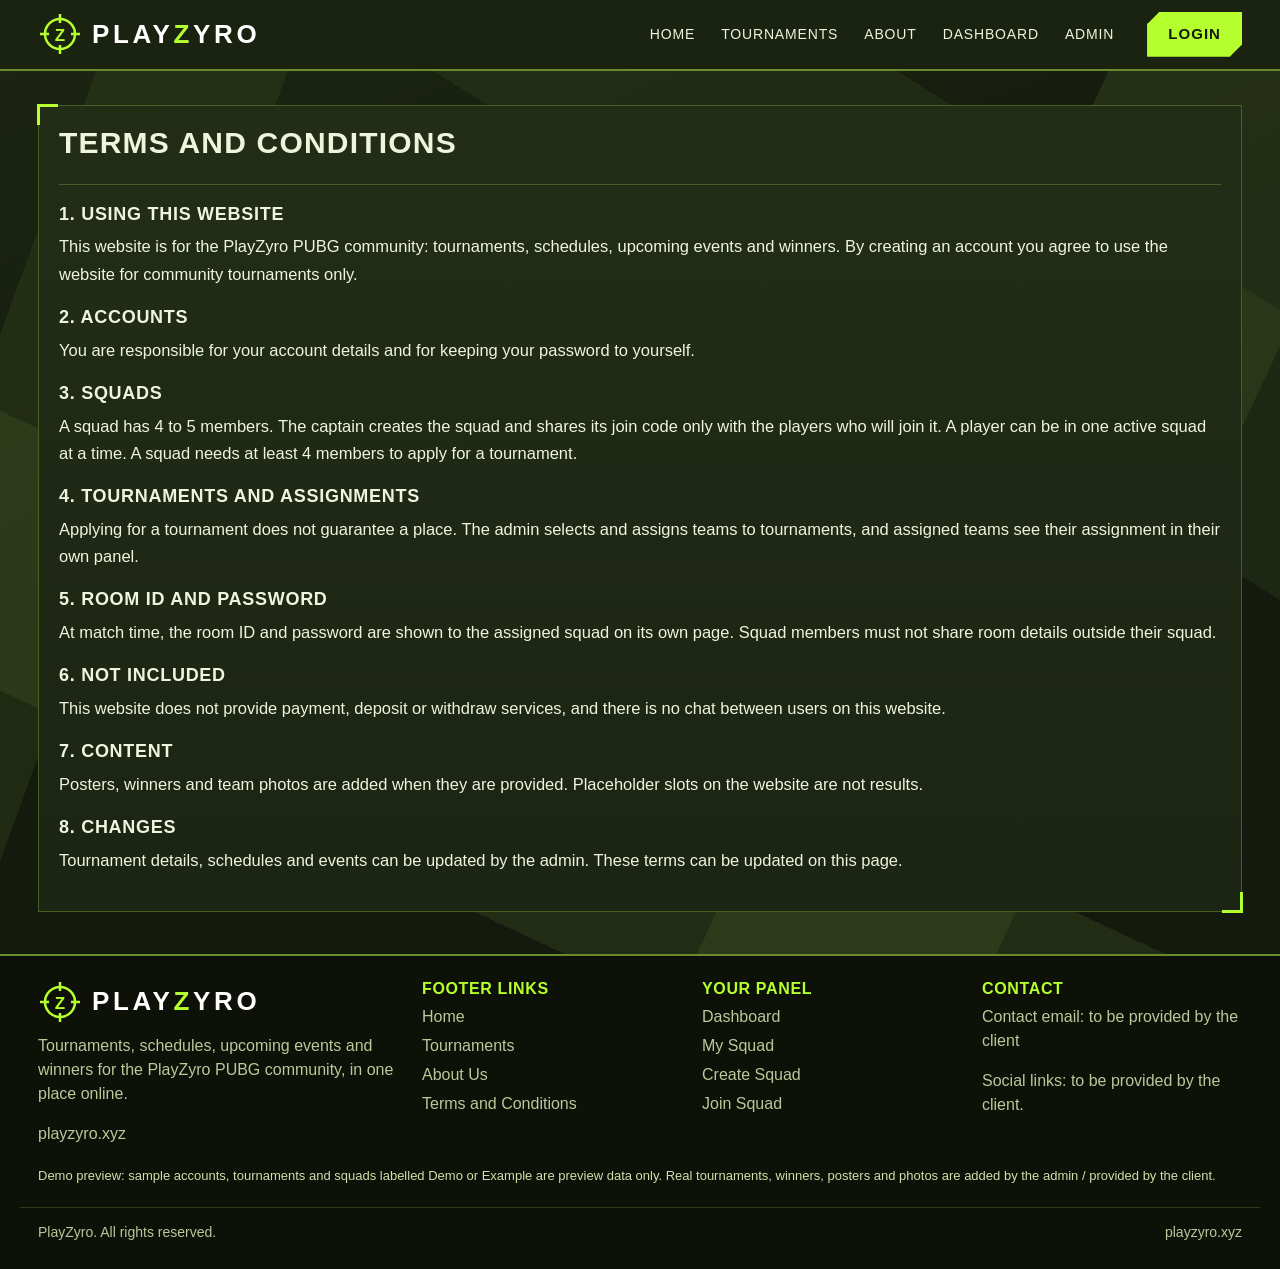
<file: terms.html>
<!DOCTYPE html>
<html lang="en">
<head>
<meta charset="utf-8">
<meta name="viewport" content="width=device-width, initial-scale=1">
<title>Terms and Conditions - PlayZyro</title>
<link rel="icon" href="data:image/svg+xml,%3Csvg xmlns='http://www.w3.org/2000/svg' viewBox='0 0 44 44'%3E%3Ccircle cx='22' cy='22' r='15' fill='none' stroke='%23b6ff2e' stroke-width='3'/%3E%3Ctext x='22' y='30' text-anchor='middle' font-family='Arial' font-weight='700' font-size='18' fill='%23b6ff2e'%3EZ%3C/text%3E%3C/svg%3E">
<link rel="stylesheet" href="assets/css/style.css?v=2026-11-20n">
<script>window.PZ_VARIANT = 'v6';</script>
<script src="assets/js/app.js?v=2026-11-20n"></script>
</head>
<body>
<header class="site"><div class="header-in">
<a class="logo" href="index.html"><svg width="44" height="44" viewBox="0 0 44 44" aria-hidden="true"><circle cx="22" cy="22" r="15" fill="none" stroke="#b6ff2e" stroke-width="2.5"/><path d="M22 2v9M22 33v9M2 22h9M33 22h9" stroke="#b6ff2e" stroke-width="2.5"/><text x="22" y="29" text-anchor="middle" font-family="Arial Narrow,Arial" font-weight="700" font-size="17" fill="#b6ff2e">Z</text></svg><span class="wordmark">PLAY<b>Z</b>YRO</span></a>
<nav class="main"><a href="index.html">Home</a><a href="tournaments.html">Tournaments</a><a href="about.html">About</a><a href="dashboard.html">Dashboard</a><a href="admin.html">Admin</a></nav>
<div class="header-actions"><span class="user-chip" data-user-chip hidden></span><a class="btn" href="auth.html">Login</a></div>
<button class="nav-toggle" type="button" data-nav-toggle aria-label="Open menu" aria-expanded="false"><span></span><span></span><span></span></button>
</div></header>
<div class="drawer-backdrop" data-drawer-backdrop hidden></div>
<aside class="drawer" data-drawer aria-hidden="true">
<div class="drawer-head"><span class="wordmark">PLAY<b>Z</b>YRO</span><button class="drawer-close" type="button" data-drawer-close aria-label="Close menu">&times;</button></div>
<nav class="drawer-nav"><a href="index.html">Home</a><a href="tournaments.html">Tournaments</a><a href="about.html">About</a><a href="dashboard.html">Dashboard</a><a href="admin.html">Admin</a></nav>
<div class="drawer-foot"><span class="user-chip" data-user-chip hidden></span><a class="btn block" href="auth.html" data-drawer-login>Login</a></div>
</aside>
<main class="wrap">
<section class="block"><div class="hud terms-hud"><div class="hud-head"><h1 style="font-size:30px">Terms and Conditions</h1></div><h3 style="margin-top:20px">1. Using this website</h3><p>This website is for the PlayZyro PUBG community: tournaments, schedules, upcoming events and winners. By creating an account you agree to use the website for community tournaments only.</p><h3 style="margin-top:20px">2. Accounts</h3><p>You are responsible for your account details and for keeping your password to yourself.</p><h3 style="margin-top:20px">3. Squads</h3><p>A squad has 4 to 5 members. The captain creates the squad and shares its join code only with the players who will join it. A player can be in one active squad at a time. A squad needs at least 4 members to apply for a tournament.</p><h3 style="margin-top:20px">4. Tournaments and assignments</h3><p>Applying for a tournament does not guarantee a place. The admin selects and assigns teams to tournaments, and assigned teams see their assignment in their own panel.</p><h3 style="margin-top:20px">5. Room ID and password</h3><p>At match time, the room ID and password are shown to the assigned squad on its own page. Squad members must not share room details outside their squad.</p><h3 style="margin-top:20px">6. Not included</h3><p>This website does not provide payment, deposit or withdraw services, and there is no chat between users on this website.</p><h3 style="margin-top:20px">7. Content</h3><p>Posters, winners and team photos are added when they are provided. Placeholder slots on the website are not results.</p><h3 style="margin-top:20px">8. Changes</h3><p>Tournament details, schedules and events can be updated by the admin. These terms can be updated on this page.</p></div></section>
</main>
<footer class="site">
<div class="footer-grid">
<div><div class="logo" style="margin-bottom:10px"><svg width="44" height="44" viewBox="0 0 44 44" aria-hidden="true"><circle cx="22" cy="22" r="15" fill="none" stroke="#b6ff2e" stroke-width="2.5"/><path d="M22 2v9M22 33v9M2 22h9M33 22h9" stroke="#b6ff2e" stroke-width="2.5"/><text x="22" y="29" text-anchor="middle" font-family="Arial Narrow,Arial" font-weight="700" font-size="17" fill="#b6ff2e">Z</text></svg><span class="wordmark">PLAY<b>Z</b>YRO</span></div>
<p class="muted">Tournaments, schedules, upcoming events and winners for the PlayZyro PUBG community, in one place online.</p>
<p class="muted">playzyro.xyz</p></div>
<div><h3>Footer Links</h3><ul><li><a href="index.html">Home</a></li><li><a href="tournaments.html">Tournaments</a></li><li><a href="about.html">About Us</a></li><li><a href="terms.html">Terms and Conditions</a></li></ul></div>
<div><h3>Your Panel</h3><ul><li><a href="dashboard.html">Dashboard</a></li><li><a href="squad.html">My Squad</a></li><li><a href="squad-create.html">Create Squad</a></li><li><a href="squad-join.html">Join Squad</a></li></ul></div>
<div><h3>Contact</h3><p class="muted">Contact email: to be provided by the client</p><p class="muted">Social links: to be provided by the client.</p></div>
</div>
<p class="demo-note">Demo preview: sample accounts, tournaments and squads labelled Demo or Example are preview data only. Real tournaments, winners, posters and photos are added by the admin / provided by the client.</p>
<div class="footer-bottom">PlayZyro. All rights reserved. <span style="float:right">playzyro.xyz</span></div>
</footer>

<script>
document.addEventListener('DOMContentLoaded', function () {
  var chip = document.querySelector('header.site [data-user-chip]');
  if (window.PZ && PZ.session()) {
    document.querySelectorAll('header.site .header-actions .btn').forEach(function (b) { b.style.display = 'none'; });
    if (chip) chip.hidden = false;
  }
});
</script>
</body>
</html>
</file>
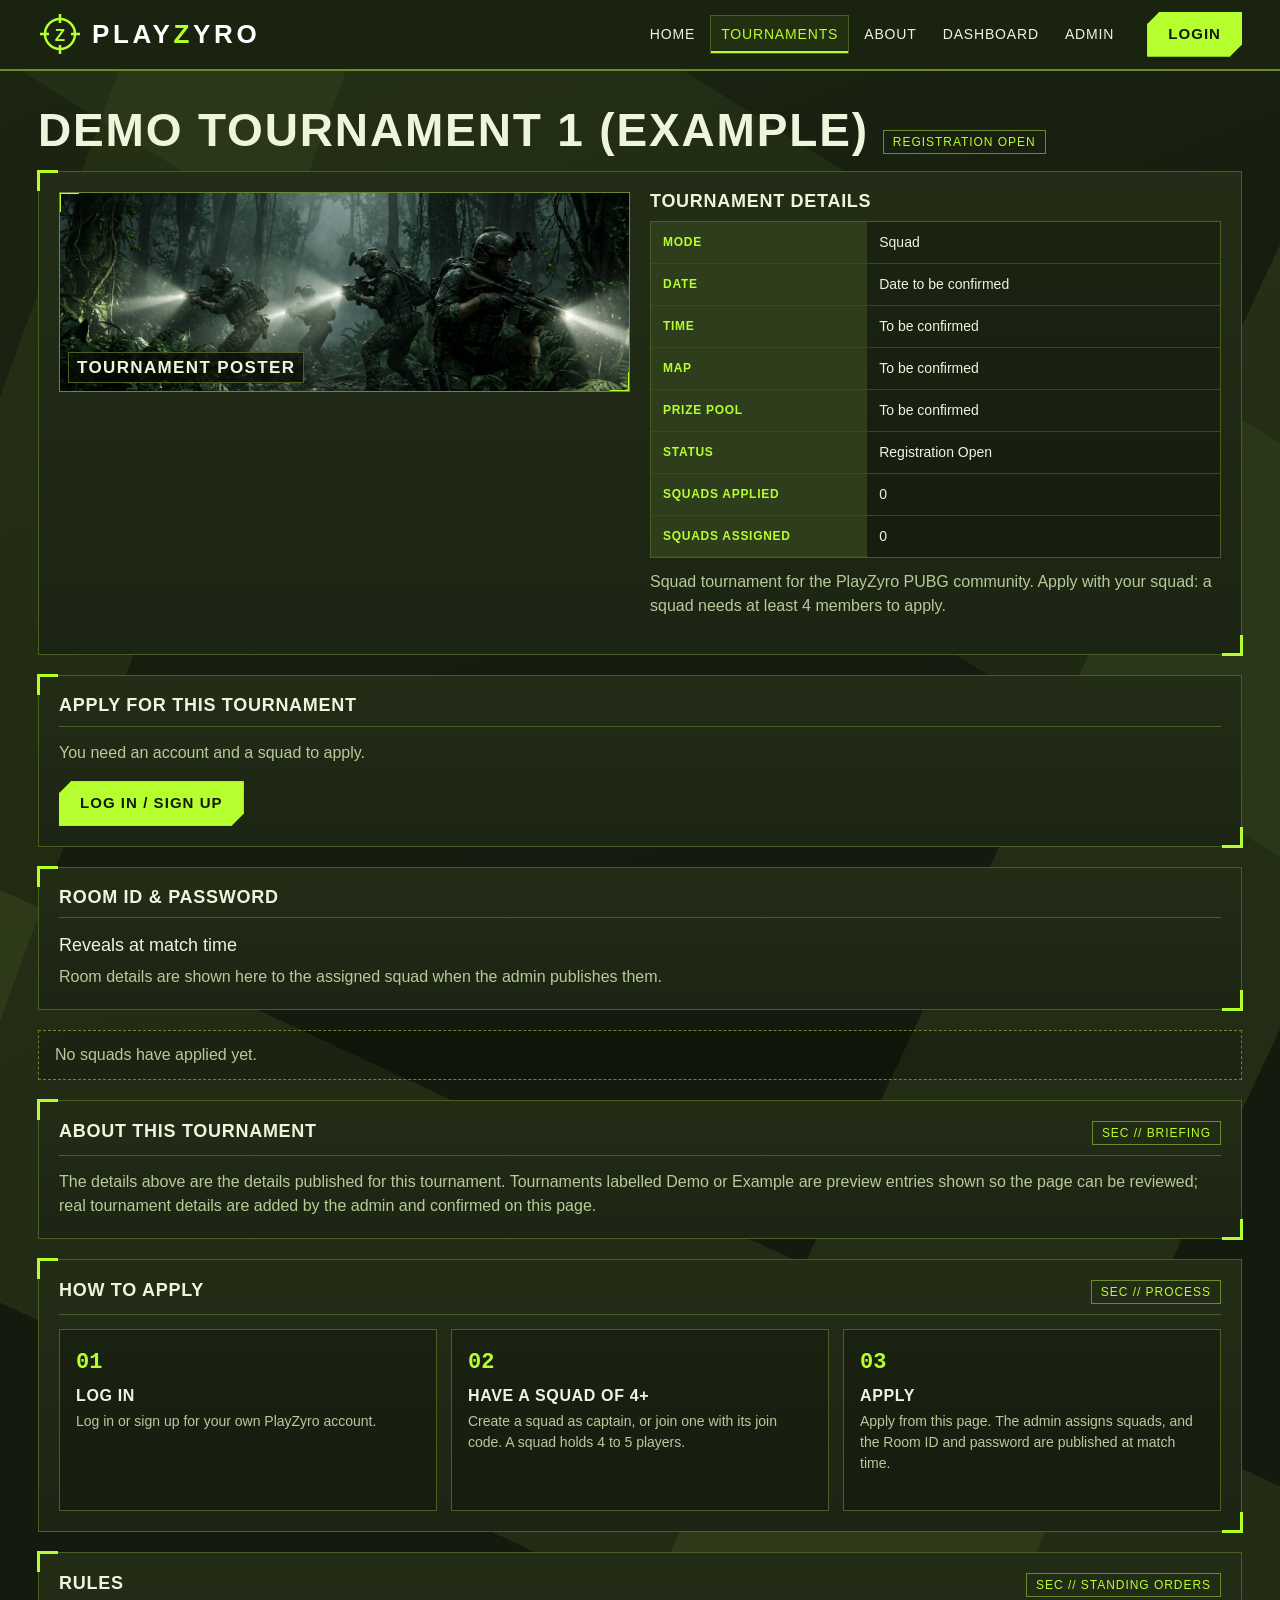
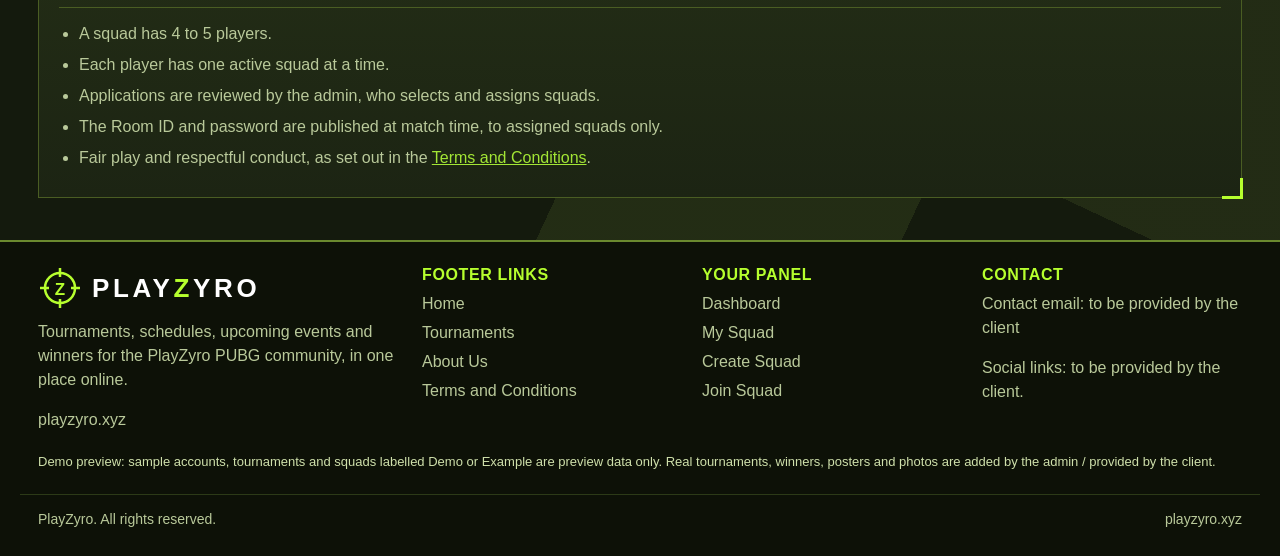
<file: tournament.html>
<!DOCTYPE html>
<html lang="en">
<head>
<meta charset="utf-8">
<meta name="viewport" content="width=device-width, initial-scale=1">
<title>Tournament Details - PlayZyro</title>
<link rel="icon" href="data:image/svg+xml,%3Csvg xmlns='http://www.w3.org/2000/svg' viewBox='0 0 44 44'%3E%3Ccircle cx='22' cy='22' r='15' fill='none' stroke='%23b6ff2e' stroke-width='3'/%3E%3Ctext x='22' y='30' text-anchor='middle' font-family='Arial' font-weight='700' font-size='18' fill='%23b6ff2e'%3EZ%3C/text%3E%3C/svg%3E">
<link rel="stylesheet" href="assets/css/style.css?v=2026-11-20n">
<script>window.PZ_VARIANT = 'v6';</script>
<script src="assets/js/app.js?v=2026-11-20n"></script>
</head>
<body>
<header class="site"><div class="header-in">
<a class="logo" href="index.html"><svg width="44" height="44" viewBox="0 0 44 44" aria-hidden="true"><circle cx="22" cy="22" r="15" fill="none" stroke="#b6ff2e" stroke-width="2.5"/><path d="M22 2v9M22 33v9M2 22h9M33 22h9" stroke="#b6ff2e" stroke-width="2.5"/><text x="22" y="29" text-anchor="middle" font-family="Arial Narrow,Arial" font-weight="700" font-size="17" fill="#b6ff2e">Z</text></svg><span class="wordmark">PLAY<b>Z</b>YRO</span></a>
<nav class="main"><a href="index.html">Home</a><a href="tournaments.html" class="active">Tournaments</a><a href="about.html">About</a><a href="dashboard.html">Dashboard</a><a href="admin.html">Admin</a></nav>
<div class="header-actions"><span class="user-chip" data-user-chip hidden></span><a class="btn" href="auth.html">Login</a></div>
<button class="nav-toggle" type="button" data-nav-toggle aria-label="Open menu" aria-expanded="false"><span></span><span></span><span></span></button>
</div></header>
<div class="drawer-backdrop" data-drawer-backdrop hidden></div>
<aside class="drawer" data-drawer aria-hidden="true">
<div class="drawer-head"><span class="wordmark">PLAY<b>Z</b>YRO</span><button class="drawer-close" type="button" data-drawer-close aria-label="Close menu">&times;</button></div>
<nav class="drawer-nav"><a href="index.html">Home</a><a href="tournaments.html" class="active">Tournaments</a><a href="about.html">About</a><a href="dashboard.html">Dashboard</a><a href="admin.html">Admin</a></nav>
<div class="drawer-foot"><span class="user-chip" data-user-chip hidden></span><a class="btn block" href="auth.html" data-drawer-login>Login</a></div>
</aside>
<main class="wrap">

<section class="block">
<div id="tMain"></div>
</section>

</main>
<footer class="site">
<div class="footer-grid">
<div><div class="logo" style="margin-bottom:10px"><svg width="44" height="44" viewBox="0 0 44 44" aria-hidden="true"><circle cx="22" cy="22" r="15" fill="none" stroke="#b6ff2e" stroke-width="2.5"/><path d="M22 2v9M22 33v9M2 22h9M33 22h9" stroke="#b6ff2e" stroke-width="2.5"/><text x="22" y="29" text-anchor="middle" font-family="Arial Narrow,Arial" font-weight="700" font-size="17" fill="#b6ff2e">Z</text></svg><span class="wordmark">PLAY<b>Z</b>YRO</span></div>
<p class="muted">Tournaments, schedules, upcoming events and winners for the PlayZyro PUBG community, in one place online.</p>
<p class="muted">playzyro.xyz</p></div>
<div><h3>Footer Links</h3><ul><li><a href="index.html">Home</a></li><li><a href="tournaments.html">Tournaments</a></li><li><a href="about.html">About Us</a></li><li><a href="terms.html">Terms and Conditions</a></li></ul></div>
<div><h3>Your Panel</h3><ul><li><a href="dashboard.html">Dashboard</a></li><li><a href="squad.html">My Squad</a></li><li><a href="squad-create.html">Create Squad</a></li><li><a href="squad-join.html">Join Squad</a></li></ul></div>
<div><h3>Contact</h3><p class="muted">Contact email: to be provided by the client</p><p class="muted">Social links: to be provided by the client.</p></div>
</div>
<p class="demo-note">Demo preview: sample accounts, tournaments and squads labelled Demo or Example are preview data only. Real tournaments, winners, posters and photos are added by the admin / provided by the client.</p>
<div class="footer-bottom">PlayZyro. All rights reserved. <span style="float:right">playzyro.xyz</span></div>
</footer>
<script>

document.addEventListener('DOMContentLoaded', function () {
  var id = PZ.qs('id') || 't1';
  var t = PZ.db.tournaments.find(function (x) { return x.id === id; });
  var box = document.getElementById('tMain');
  if (!t) {
    box.innerHTML = '<div class="hud"><h1>Tournament not found</h1><p class="muted">This tournament is not in the list. <a href="tournaments.html">Back to Tournaments</a></p></div>';
    return;
  }
  var user = PZ.session();
  var squad = user ? PZ.mySquad(user.id) : null;
  var applied = squad && PZ.db.applications.some(function (a) { return a.squadId === squad.id && a.tournamentId === t.id; });
  var assigned = squad && PZ.isAssigned(squad.id, t.id);
  var room = user ? PZ.roomFor(user, t.id) : null;
  var html = '<div class="hud-head title-row" style="border-bottom:none;margin-bottom:6px"><h1 style="margin:0">' + PZ.esc(t.name) + '</h1><span class="tag">' + PZ.esc(t.status) + '</span></div>' +
    '<div class="hud"><div class="grid2" style="align-items:start"><div class="slot slot-poster tall has-art"><img class="pz-art" src="assets/img/art-poster-a.jpg" alt=""><span class="slot-label">Tournament Poster</span></div>' +
    '<div><h3>Tournament Details</h3><div class="table-wrap"><table style="min-width:0"><tbody>' +
    '<tr><th style="width:38%">Mode</th><td>' + PZ.esc(t.mode) + '</td></tr>' +
    '<tr><th>Date</th><td>' + PZ.esc(t.dateText) + '</td></tr>' +
    '<tr><th>Time</th><td>' + PZ.esc(t.timeText || 'To be confirmed') + '</td></tr>' +
    '<tr><th>Map</th><td>' + PZ.esc(t.map || 'To be confirmed') + '</td></tr>' +
    '<tr><th>Prize Pool</th><td>To be confirmed</td></tr>' +
    '<tr><th>Status</th><td>' + PZ.esc(t.status) + '</td></tr>' +
    '<tr><th>Squads Applied</th><td>' + PZ.appliedSquadIds(t.id).length + '</td></tr>' +
    '<tr><th>Squads Assigned</th><td>' + PZ.assignedSquadIds(t.id).length + '</td></tr>' +
    '</tbody></table></div>' +
    '<p class="muted" style="margin-top:12px">Squad tournament for the PlayZyro PUBG community. Apply with your squad: a squad needs at least 4 members to apply.</p></div></div></div>';
  html += '<div class="hud" style="margin-top:20px"><div class="hud-head"><h3>Apply for this Tournament</h3></div><div id="applyArea">';
  if (!user) {
    html += '<p class="muted">You need an account and a squad to apply.</p><a class="btn" href="auth.html?next=' + encodeURIComponent('tournament.html?id=' + t.id) + '">Log In / Sign Up</a>';
  } else if (!squad) {
    html += '<p class="muted">You are not in a squad yet.</p><p><a class="btn" href="squad-create.html">Create Squad</a> <a class="btn ghost" href="squad-join.html">Join Squad by Code</a></p>';
  } else if (assigned) {
    html += '<p>Your squad <strong>' + PZ.esc(squad.name) + '</strong> is assigned to this tournament.</p>';
  } else if (applied) {
    html += '<p>Your squad <strong>' + PZ.esc(squad.name) + '</strong> has applied for this tournament. Application status: Pending. The admin selects and assigns teams.</p>';
  } else {
    html += '<p>Applying as squad <strong>' + PZ.esc(squad.name) + '</strong> (' + squad.memberIds.length + ' of 5 members).</p><div class="form-msg" id="apMsg"></div><button class="btn" type="button" id="applyBtn">Apply with My Squad</button>';
  }
  html += '</div></div>';
  html += '<div class="hud" style="margin-top:20px"><div class="hud-head"><h3>Room ID &amp; Password</h3></div>';
  if (room) {
    html += '<div class="room-grid"><div><span class="role">Room ID:</span><div class="room-val">' + PZ.esc(room.roomId) + '</div></div><div><span class="role">Password:</span><div class="room-val">' + PZ.esc(room.password) + '</div></div></div>';
  } else {
    html += '<p style="font-size:18px;margin:0 0 6px">Reveals at match time</p><p class="muted" style="margin:0">Room details are shown here to the assigned squad when the admin publishes them.</p>';
  }
  html += '</div>';
  var names = PZ.appliedSquadIds(t.id).map(function (sid) { var s = PZ.db.squads.find(function (x) { return x.id === sid; }); return s ? s.name : null; }).filter(Boolean);
  html += names.length ? '<div class="hud" style="margin-top:20px"><div class="hud-head"><h3>Squads Applied</h3></div>' + names.map(function (n) { return '<div class="enroll-row"><span>' + PZ.esc(n) + '</span></div>'; }).join('') + '</div>' : '<div class="empty-state">No squads have applied yet.</div>';
  html += '<div class="hud" style="margin-top:20px"><div class="hud-head"><h3>About This Tournament</h3><span class="tag">SEC // Briefing</span></div>' +
    '<p class="muted" style="margin:0">The details above are the details published for this tournament. Tournaments labelled Demo or Example are preview entries shown so the page can be reviewed; real tournament details are added by the admin and confirmed on this page.</p></div>';
  html += '<div class="hud" style="margin-top:20px"><div class="hud-head"><h3>How to Apply</h3><span class="tag">SEC // Process</span></div>' +
    '<div class="apply-steps">' +
    '<div class="step"><span class="n">01</span><h3>Log In</h3><p>Log in or sign up for your own PlayZyro account.</p></div>' +
    '<div class="step"><span class="n">02</span><h3>Have a Squad of 4+</h3><p>Create a squad as captain, or join one with its join code. A squad holds 4 to 5 players.</p></div>' +
    '<div class="step"><span class="n">03</span><h3>Apply</h3><p>Apply from this page. The admin assigns squads, and the Room ID and password are published at match time.</p></div>' +
    '</div></div>';
  html += '<div class="hud" style="margin-top:20px"><div class="hud-head"><h3>Rules</h3><span class="tag">SEC // Standing Orders</span></div>' +
    '<ul class="rules-list">' +
    '<li>A squad has 4 to 5 players.</li>' +
    '<li>Each player has one active squad at a time.</li>' +
    '<li>Applications are reviewed by the admin, who selects and assigns squads.</li>' +
    '<li>The Room ID and password are published at match time, to assigned squads only.</li>' +
    '<li>Fair play and respectful conduct, as set out in the <a href="terms.html">Terms and Conditions</a>.</li>' +
    '</ul></div>';
  box.innerHTML = html;
  var btn = document.getElementById('applyBtn');
  if (btn) {
    btn.addEventListener('click', function () {
      var r = PZ.apply(squad, t.id);
      var m = document.getElementById('apMsg');
      if (r.error) { m.style.display = 'block'; m.className = 'form-msg err'; m.textContent = r.error; return; }
      PZ.toast('Application sent for ' + t.name + '.');
      location.reload();
    });
  }
});

</script>
<script>
document.addEventListener('DOMContentLoaded', function () {
  var chip = document.querySelector('header.site [data-user-chip]');
  if (window.PZ && PZ.session()) {
    document.querySelectorAll('header.site .header-actions .btn').forEach(function (b) { b.style.display = 'none'; });
    if (chip) chip.hidden = false;
  }
});
</script>
</body>
</html>
</file>
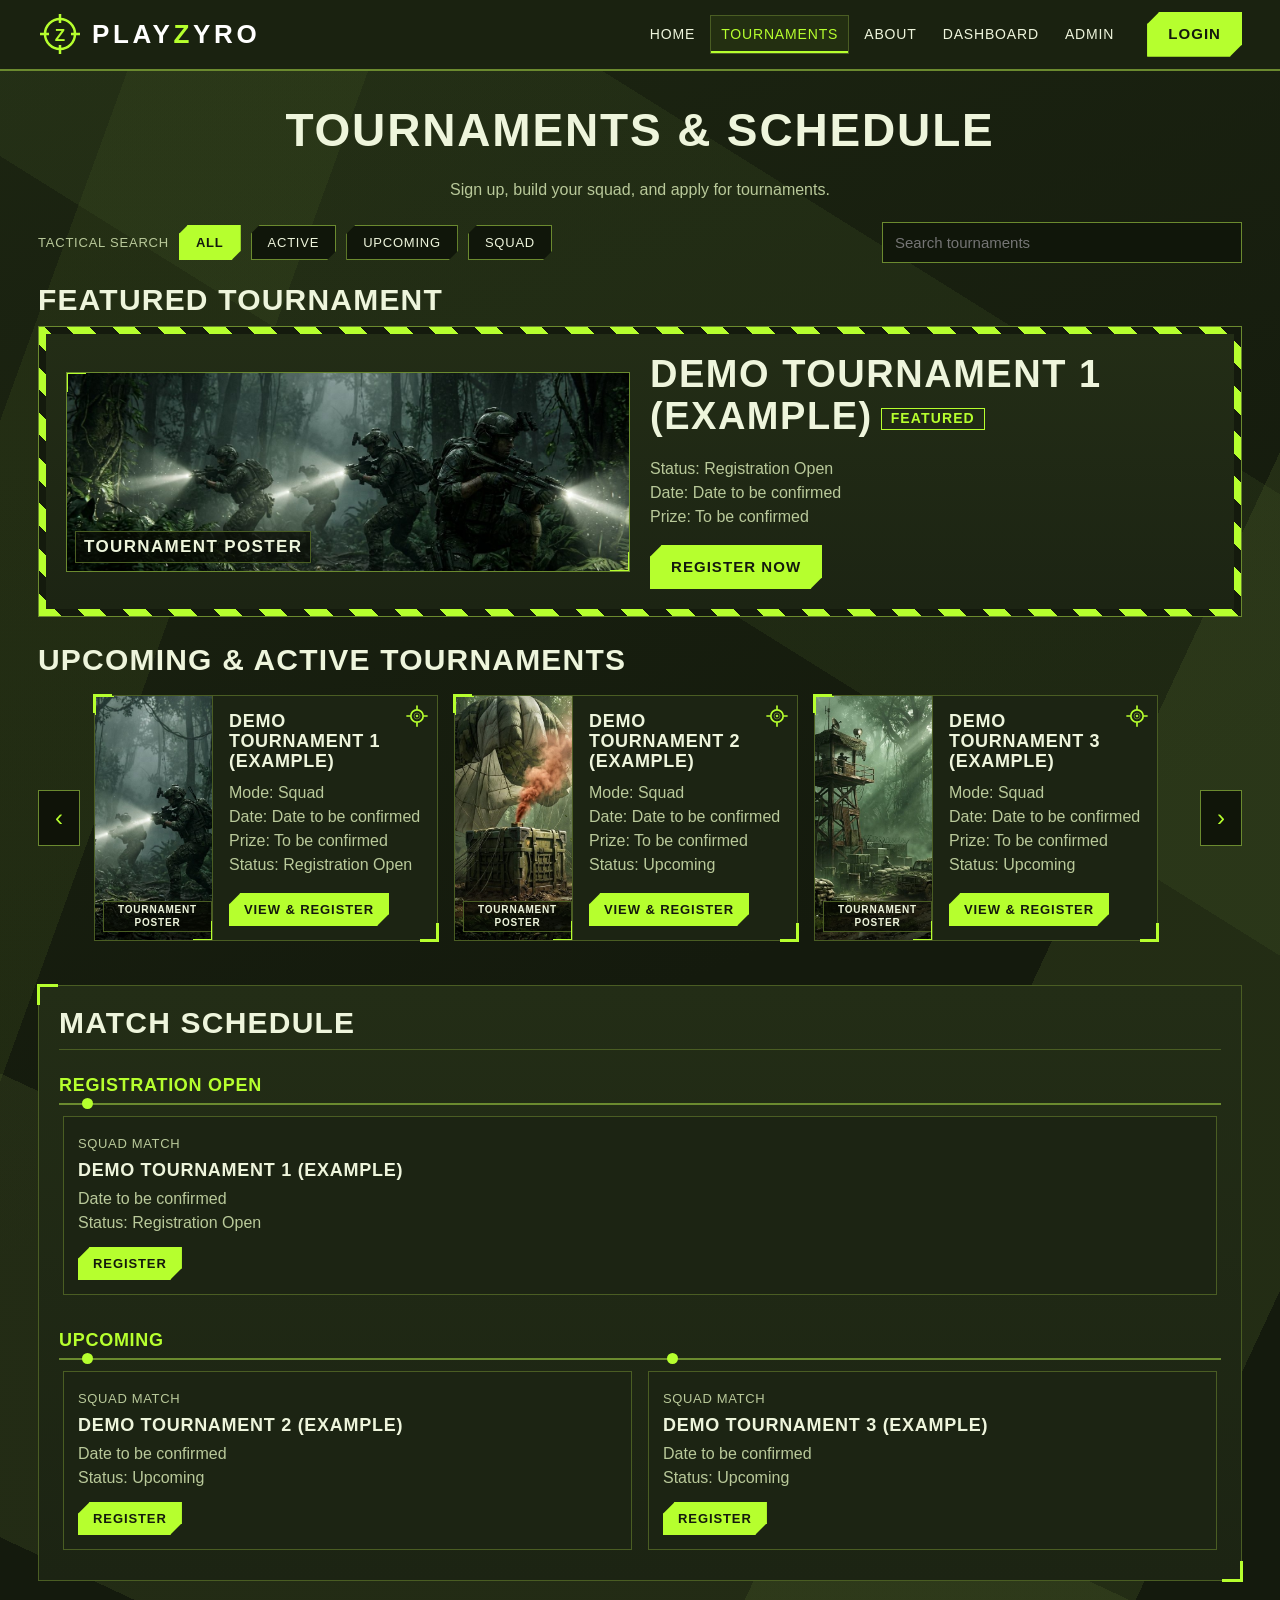
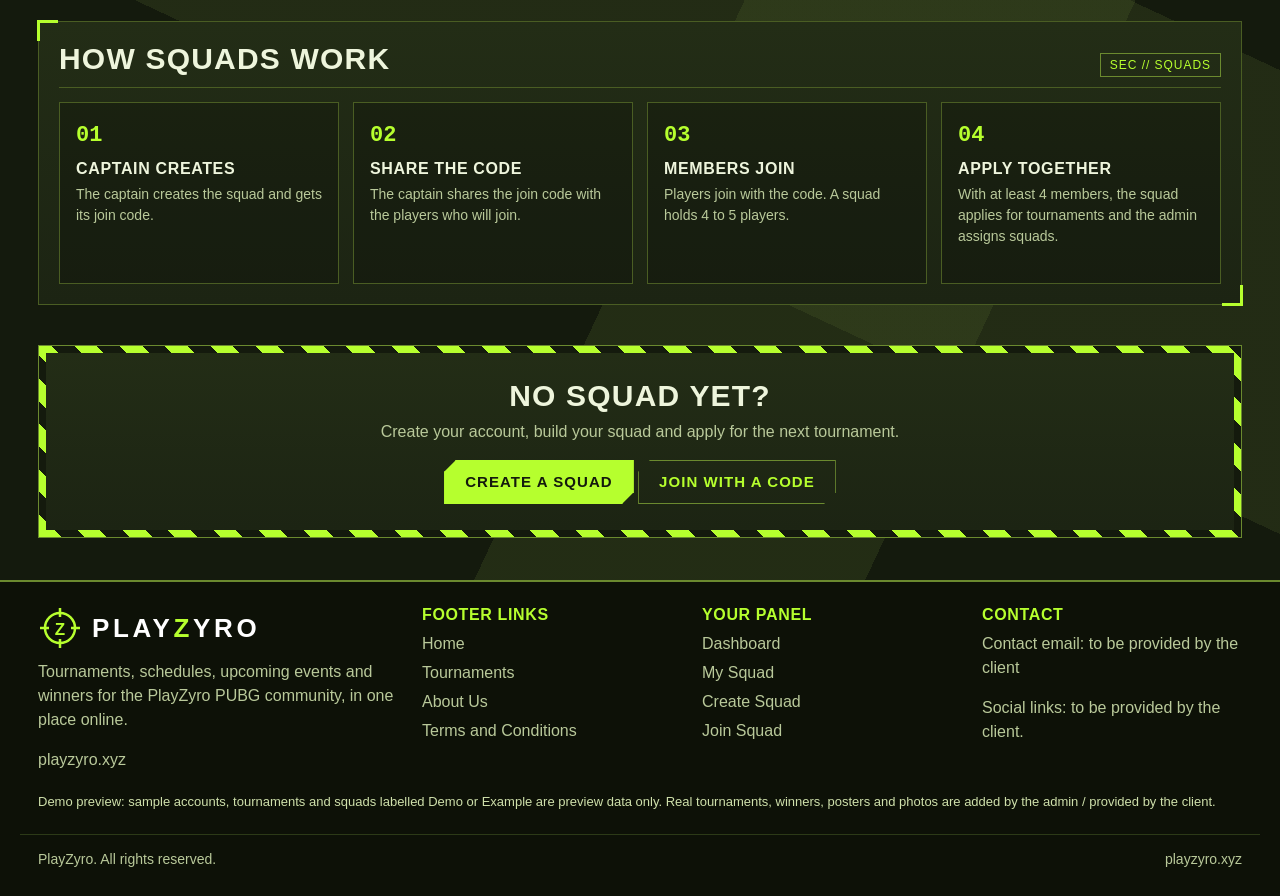
<file: tournaments.html>
<!DOCTYPE html>
<html lang="en">
<head>
<meta charset="utf-8">
<meta name="viewport" content="width=device-width, initial-scale=1">
<title>Tournaments and Schedule - PlayZyro</title>
<link rel="icon" href="data:image/svg+xml,%3Csvg xmlns='http://www.w3.org/2000/svg' viewBox='0 0 44 44'%3E%3Ccircle cx='22' cy='22' r='15' fill='none' stroke='%23b6ff2e' stroke-width='3'/%3E%3Ctext x='22' y='30' text-anchor='middle' font-family='Arial' font-weight='700' font-size='18' fill='%23b6ff2e'%3EZ%3C/text%3E%3C/svg%3E">
<link rel="stylesheet" href="assets/css/style.css?v=2026-11-20n">
<script>window.PZ_VARIANT = 'v6';</script>
<script src="assets/js/app.js?v=2026-11-20n"></script>
</head>
<body>
<header class="site"><div class="header-in">
<a class="logo" href="index.html"><svg width="44" height="44" viewBox="0 0 44 44" aria-hidden="true"><circle cx="22" cy="22" r="15" fill="none" stroke="#b6ff2e" stroke-width="2.5"/><path d="M22 2v9M22 33v9M2 22h9M33 22h9" stroke="#b6ff2e" stroke-width="2.5"/><text x="22" y="29" text-anchor="middle" font-family="Arial Narrow,Arial" font-weight="700" font-size="17" fill="#b6ff2e">Z</text></svg><span class="wordmark">PLAY<b>Z</b>YRO</span></a>
<nav class="main"><a href="index.html">Home</a><a href="tournaments.html" class="active">Tournaments</a><a href="about.html">About</a><a href="dashboard.html">Dashboard</a><a href="admin.html">Admin</a></nav>
<div class="header-actions"><span class="user-chip" data-user-chip hidden></span><a class="btn" href="auth.html">Login</a></div>
<button class="nav-toggle" type="button" data-nav-toggle aria-label="Open menu" aria-expanded="false"><span></span><span></span><span></span></button>
</div></header>
<div class="drawer-backdrop" data-drawer-backdrop hidden></div>
<aside class="drawer" data-drawer aria-hidden="true">
<div class="drawer-head"><span class="wordmark">PLAY<b>Z</b>YRO</span><button class="drawer-close" type="button" data-drawer-close aria-label="Close menu">&times;</button></div>
<nav class="drawer-nav"><a href="index.html">Home</a><a href="tournaments.html" class="active">Tournaments</a><a href="about.html">About</a><a href="dashboard.html">Dashboard</a><a href="admin.html">Admin</a></nav>
<div class="drawer-foot"><span class="user-chip" data-user-chip hidden></span><a class="btn block" href="auth.html" data-drawer-login>Login</a></div>
</aside>
<main class="wrap">

<section class="block">
<h1 class="center">Tournaments &amp; Schedule</h1>
<p class="center muted">Sign up, build your squad, and apply for tournaments.</p>
<div class="chips filter-chips" style="margin:20px 0;justify-content:center">
<span class="muted" style="text-transform:uppercase;letter-spacing:.06em;font-size:13px">Tactical Search</span>
<button class="chip on" data-filter="all">All</button>
<button class="chip" data-filter="active">Active</button>
<button class="chip" data-filter="upcoming">Upcoming</button>
<button class="chip" data-filter="squad">Squad</button>
<span style="flex:1;min-width:160px"><input id="search" type="search" placeholder="Search tournaments" aria-label="Search tournaments"></span>
</div>
<h2 class="outside-label">Featured Tournament</h2>
<div class="hazard" style="margin-bottom:26px"><div class="hazard-in" id="featuredBanner"></div></div>
<h2>Upcoming &amp; Active Tournaments</h2>
<div class="tstrip-wrap">
<button class="strip-btn" id="cardPrev" aria-label="Previous tournaments">&#8249;</button>
<div class="tstrip" id="cards"></div>
<button class="strip-btn" id="cardNext" aria-label="Next tournaments">&#8250;</button>
</div>
</section>
<section class="block">
<div class="hud">
<div class="hud-head"><h2>Match Schedule</h2></div>
<div id="schedGroups"></div>
</div>
</section>
<section class="block">
<div class="hud">
<div class="hud-head"><h2>How Squads Work</h2><span class="tag">SEC // Squads</span></div>
<div class="steps">
<div class="step"><span class="n">01</span><h3>Captain Creates</h3><p>The captain creates the squad and gets its join code.</p></div>
<div class="step"><span class="n">02</span><h3>Share the Code</h3><p>The captain shares the join code with the players who will join.</p></div>
<div class="step"><span class="n">03</span><h3>Members Join</h3><p>Players join with the code. A squad holds 4 to 5 players.</p></div>
<div class="step"><span class="n">04</span><h3>Apply Together</h3><p>With at least 4 members, the squad applies for tournaments and the admin assigns squads.</p></div>
</div>
</div>
</section>
<section class="block">
<div class="hazard"><div class="hazard-in cta-in">
<h2>No Squad Yet?</h2>
<p>Create your account, build your squad and apply for the next tournament.</p>
<p style="margin:0"><a class="btn" href="squad-create.html">Create a Squad</a> <a class="btn ghost" href="squad-join.html">Join with a Code</a></p>
</div></div>
</section>

</main>
<footer class="site">
<div class="footer-grid">
<div><div class="logo" style="margin-bottom:10px"><svg width="44" height="44" viewBox="0 0 44 44" aria-hidden="true"><circle cx="22" cy="22" r="15" fill="none" stroke="#b6ff2e" stroke-width="2.5"/><path d="M22 2v9M22 33v9M2 22h9M33 22h9" stroke="#b6ff2e" stroke-width="2.5"/><text x="22" y="29" text-anchor="middle" font-family="Arial Narrow,Arial" font-weight="700" font-size="17" fill="#b6ff2e">Z</text></svg><span class="wordmark">PLAY<b>Z</b>YRO</span></div>
<p class="muted">Tournaments, schedules, upcoming events and winners for the PlayZyro PUBG community, in one place online.</p>
<p class="muted">playzyro.xyz</p></div>
<div><h3>Footer Links</h3><ul><li><a href="index.html">Home</a></li><li><a href="tournaments.html">Tournaments</a></li><li><a href="about.html">About Us</a></li><li><a href="terms.html">Terms and Conditions</a></li></ul></div>
<div><h3>Your Panel</h3><ul><li><a href="dashboard.html">Dashboard</a></li><li><a href="squad.html">My Squad</a></li><li><a href="squad-create.html">Create Squad</a></li><li><a href="squad-join.html">Join Squad</a></li></ul></div>
<div><h3>Contact</h3><p class="muted">Contact email: to be provided by the client</p><p class="muted">Social links: to be provided by the client.</p></div>
</div>
<p class="demo-note">Demo preview: sample accounts, tournaments and squads labelled Demo or Example are preview data only. Real tournaments, winners, posters and photos are added by the admin / provided by the client.</p>
<div class="footer-bottom">PlayZyro. All rights reserved. <span style="float:right">playzyro.xyz</span></div>
</footer>
<script>

var currentFilter = 'all';
function matches(t) {
  var q = document.getElementById('search').value.toLowerCase();
  if (q && t.name.toLowerCase().indexOf(q) === -1) return false;
  if (currentFilter === 'all') return true;
  if (currentFilter === 'active') return t.status === 'Registration Open';
  if (currentFilter === 'upcoming') return t.status === 'Upcoming';
  if (currentFilter === 'squad') return t.mode === 'Squad';
  return true;
}
function schedCard(t) {
  return '<div class="sched-card"><span class="role">' + PZ.esc(t.mode) + ' Match</span><h3 style="margin:6px 0">' + PZ.esc(t.name) + '</h3>' +
    '<p class="muted" style="margin:0 0 12px">' + PZ.esc(t.dateText) + (t.timeText ? ' - ' + PZ.esc(t.timeText) : '') + '<br>Status: ' + PZ.esc(t.status) + '</p>' +
    '<a class="btn small" href="tournament.html?id=' + t.id + '">Register</a></div>';
}
function render() {
  var cards = document.getElementById('cards'); cards.innerHTML = '';
  var groups = document.getElementById('schedGroups'); groups.innerHTML = '';
  var shown = PZ.db.tournaments.filter(matches);
  shown.forEach(function (t, ci) {
    var d = document.createElement('div'); d.className = 'tcard';
    d.innerHTML = '<svg class="pz-corner" aria-hidden="true"><use href="assets/img/pz-icons.svg#pz-crosshair"/></svg><div class="slot slot-poster has-art"><img class="pz-art" src="' + PZ.posterFor(ci) + '" alt=""><span class="slot-label">Tournament Poster</span></div><div class="tcard-body"><h3>' + PZ.esc(t.name) + '</h3>' +
      '<p class="muted">Mode: ' + PZ.esc(t.mode) + '<br>Date: ' + PZ.esc(t.dateText) + '<br>Prize: To be confirmed<br>Status: ' + PZ.esc(t.status) + '</p>' +
      '<a class="btn small" href="tournament.html?id=' + t.id + '">View &amp; Register</a></div>';
    cards.appendChild(d);
  });
  if (!shown.length) { cards.innerHTML = '<p class="muted">No tournaments match your search yet. Tournaments added by the admin will appear here.</p>'; }
  ['Registration Open', 'Upcoming'].forEach(function (st) {
    var list = shown.filter(function (t) { return t.status === st; });
    if (!list.length) return;
    var g = document.createElement('div');
    g.innerHTML = '<h3 class="sched-day">' + PZ.esc(st) + '</h3><div class="sched-rail">' + list.map(schedCard).join('') + '</div>';
    groups.appendChild(g);
  });
  if (!shown.length) { groups.innerHTML = '<p class="muted" style="margin:0">No scheduled matches yet.</p>'; }
}
document.addEventListener('DOMContentLoaded', function () {
  var t = PZ.db.tournaments[0];
  var b = document.getElementById('featuredBanner');
  if (t) {
    b.innerHTML = '<div class="grid2" style="align-items:center"><div class="slot slot-poster tall has-art"><img class="pz-art" src="assets/img/art-poster-a.jpg" alt=""><span class="slot-label">Tournament Poster</span></div>' +
      '<div><h2 class="feat-title">' + PZ.esc(t.name) + '<span class="feat-tag">Featured</span></h2><p class="muted">Status: ' + PZ.esc(t.status) + '<br>Date: ' + PZ.esc(t.dateText) + '<br>Prize: To be confirmed</p>' +
      '<a class="btn" href="tournament.html?id=' + t.id + '">Register Now</a></div></div>';
  } else {
    b.innerHTML = '<div class="slot slot-poster tall has-art"><img class="pz-art" src="assets/img/art-poster-a.jpg" alt=""><span class="slot-label">Tournament Poster</span></div><p class="muted" style="margin-top:12px">Tournament title placeholder. Tournaments added by the admin will appear here.</p>';
  }
  document.querySelectorAll('[data-filter]').forEach(function (chip) {
    chip.addEventListener('click', function () {
      document.querySelectorAll('[data-filter]').forEach(function (c) { c.classList.remove('on'); });
      chip.classList.add('on'); currentFilter = chip.getAttribute('data-filter'); render();
    });
  });
  document.getElementById('search').addEventListener('input', render);
  var strip = document.getElementById('cards');
  document.getElementById('cardPrev').addEventListener('click', function () { strip.scrollLeft -= 456; });
  document.getElementById('cardNext').addEventListener('click', function () { strip.scrollLeft += 456; });
  render();
});

</script>
<script>
document.addEventListener('DOMContentLoaded', function () {
  var chip = document.querySelector('header.site [data-user-chip]');
  if (window.PZ && PZ.session()) {
    document.querySelectorAll('header.site .header-actions .btn').forEach(function (b) { b.style.display = 'none'; });
    if (chip) chip.hidden = false;
  }
});
</script>
</body>
</html>
</file>
<file: assets/css/style.css>
:root{--bg:#141a0d;--bg2:#1c2413;--panel:#232d16;--panel2:#2a3619;--line:#4a5d23;--line2:#6b8a2f;--lime:#b6ff2e;--lime2:#a3e635;--text:#eef5dc;--muted:#b9c99a;--dark:#0d1107;--mono:ui-monospace,'Cascadia Mono',Menlo,Consolas,monospace;--disp:'Oswald','Archivo Narrow','Arial Narrow','Franklin Gothic Medium','Helvetica Neue Condensed',Impact,sans-serif}
*{box-sizing:border-box}
html{scroll-behavior:auto}
body{margin:0;background:var(--bg);color:var(--text);font-family:Arial,Helvetica,sans-serif;font-size:16px;line-height:1.5;
background-image:linear-gradient(115deg,transparent 0 61%,rgba(74,93,40,.28) 61% 77%,transparent 77%),linear-gradient(205deg,transparent 0 54%,rgba(94,114,52,.20) 54% 69%,transparent 69%),linear-gradient(32deg,transparent 0 71%,rgba(62,82,36,.24) 71% 85%,transparent 85%),linear-gradient(158deg,rgba(46,61,27,.32) 0,transparent 42%),linear-gradient(290deg,transparent 0 82%,rgba(107,138,47,.14) 82% 93%,transparent 93%)}
h1,h2,h3{font-family:var(--disp);font-weight:700;text-transform:uppercase;letter-spacing:.04em;margin:0 0 .5em;line-height:1.1}
h1{font-size:clamp(28px,5vw,46px)} h2{font-size:clamp(21px,3vw,30px)} h3{font-size:18px}
a{color:var(--lime2)} p{margin:0 0 1em}
.wrap{max-width:1180px;margin:0 auto;padding:0 18px}
.mono{font-family:var(--mono)}
.muted{color:var(--muted)}
/* header */
header.site{position:relative;background:#1a2210;border-bottom:2px solid var(--line2)}
.header-in{display:flex;align-items:center;gap:22px;max-width:1180px;margin:0 auto;padding:12px 18px;flex-wrap:wrap}
.logo{display:flex;align-items:center;gap:10px;text-decoration:none;color:var(--text)}
.logo svg{flex:none}
.wordmark{font-family:var(--disp);font-weight:700;font-size:26px;letter-spacing:.14em;color:#fff}
.wordmark b{color:var(--lime)}
nav.main{display:flex;gap:4px;flex-wrap:wrap;margin-left:auto}
nav.main a{color:var(--text);text-decoration:none;text-transform:uppercase;font-size:14px;letter-spacing:.06em;padding:8px 10px;border:1px solid transparent}
nav.main a:hover,nav.main a.active{color:var(--lime);border-color:var(--line);background:rgba(182,255,46,.06)}
nav.main a.active{box-shadow:inset 0 -2px 0 var(--lime)}
.header-actions{display:flex;align-items:center;gap:12px}
.btn{display:inline-block;background:var(--lime);color:#141a0d;border:1px solid var(--lime);font-family:var(--disp);font-weight:700;text-transform:uppercase;letter-spacing:.07em;font-size:15px;padding:10px 20px;text-decoration:none;cursor:pointer;text-align:center;clip-path:polygon(12px 0,100% 0,100% calc(100% - 12px),calc(100% - 12px) 100%,0 100%,0 12px)}
.btn:hover{background:var(--lime2)}
.btn.ghost{background:transparent;color:var(--lime);border-color:var(--line2)}
.btn.small{padding:6px 14px;font-size:13px}
.btn.block{display:block;width:100%}
.user-chip{font-size:14px;color:var(--muted);border:1px solid var(--line);padding:8px 12px;background:rgba(0,0,0,.25)}
/* mobile drawer */
.nav-toggle{display:none;margin-left:auto;background:#10160a;border:1px solid var(--line2);width:44px;height:40px;cursor:pointer;flex:none;flex-direction:column;align-items:center;justify-content:center;gap:5px;padding:0}
.nav-toggle span{display:block;width:22px;height:3px;background:var(--lime)}
.drawer{position:fixed;top:0;right:0;height:100%;width:min(320px,86vw);background:#1a2210;border-left:2px solid var(--line2);z-index:80;transform:translateX(105%);visibility:hidden;transition:transform .32s ease,visibility 0s linear .32s;display:flex;flex-direction:column;padding:18px;overflow-y:auto}
.drawer.open{transform:translateX(0);visibility:visible;transition:transform .32s ease,visibility 0s}
.drawer-backdrop{position:fixed;inset:0;background:rgba(5,8,3,.62);z-index:70}
.drawer-head{display:flex;justify-content:space-between;align-items:center;border-bottom:1px solid var(--line);padding-bottom:12px;margin-bottom:8px}
.drawer-close{background:#10160a;border:1px solid var(--line2);color:var(--lime);font-size:22px;line-height:1;width:40px;height:40px;cursor:pointer;flex:none}
.drawer-nav{display:flex;flex-direction:column}
.drawer-nav a{color:var(--text);text-decoration:none;text-transform:uppercase;font-family:var(--disp);font-weight:700;font-size:17px;letter-spacing:.07em;padding:13px 10px;border-bottom:1px solid #2c3a17}
.drawer-nav a:hover,.drawer-nav a.active{color:var(--lime);background:rgba(182,255,46,.06)}
.drawer-foot{margin-top:auto;padding-top:16px}
.drawer-foot .user-chip{display:block;margin-bottom:12px}
.drawer-foot .user-chip[hidden]{display:none}
/* HUD panels */
.hud{position:relative;background:linear-gradient(180deg,var(--panel),var(--bg2));border:1px solid var(--line);padding:20px}
.hud::before,.hud::after{content:"";position:absolute;width:18px;height:18px;pointer-events:none}
.hud::before{top:-2px;left:-2px;border-top:3px solid var(--lime);border-left:3px solid var(--lime)}
.hud::after{bottom:-2px;right:-2px;border-bottom:3px solid var(--lime);border-right:3px solid var(--lime)}
.hud-head{display:flex;justify-content:space-between;align-items:baseline;gap:12px;border-bottom:1px solid var(--line);padding-bottom:10px;margin-bottom:14px;flex-wrap:wrap}
.hud-head h2,.hud-head h3{margin:0}
.tag{display:inline-block;border:1px solid var(--line2);color:var(--lime);font-size:12px;text-transform:uppercase;letter-spacing:.08em;padding:2px 9px}
.tag.solid{background:var(--lime);color:#141a0d;font-weight:700;border-color:var(--lime)}
.tag.banned{border-color:#e05252;color:#ff9d9d}
section.block{padding:34px 0 6px}
.center{text-align:center}
/* placeholder slots - distinct treatment per type, hard-edged HUD artwork, no X boxes */
.slot{position:relative;display:flex;flex-direction:column;align-items:center;justify-content:center;gap:10px;text-align:center;border:1px solid var(--line2);color:#dcebba;padding:22px 14px;min-height:130px;overflow:hidden}
.slot svg{position:relative;z-index:2;flex:none}
.slot-label{font-family:var(--disp);font-weight:700;text-transform:uppercase;letter-spacing:.1em;font-size:14px;background:rgba(13,17,7,.85);border:1px solid var(--line);padding:4px 12px;position:relative;z-index:2}
.slot.tall{min-height:200px}
.slot.tall .slot-label{font-size:17px}
.slot-poster{background:linear-gradient(115deg,transparent 0 55%,rgba(182,255,46,.14) 55% 63%,transparent 63%),linear-gradient(24deg,#31401c 0 30%,transparent 30%),linear-gradient(155deg,transparent 0 62%,#2a3619 62%),linear-gradient(48deg,transparent 0 78%,rgba(107,138,47,.35) 78%),#232d16}
.slot-poster::before,.slot-poster::after{content:"";position:absolute;width:18px;height:18px;pointer-events:none;z-index:3}
.slot-poster::before{top:-2px;left:-2px;border-top:3px solid var(--lime);border-left:3px solid var(--lime)}
.slot-poster::after{bottom:-2px;right:-2px;border-bottom:3px solid var(--lime);border-right:3px solid var(--lime)}
.slot-photo{background:linear-gradient(180deg,#131b0b,#0d1107);outline:1px solid var(--line);outline-offset:-10px}
.slot-team{background:linear-gradient(200deg,transparent 0 58%,rgba(107,138,47,.28) 58%),linear-gradient(180deg,#1c2413 0 64%,#26331a 64%);border-top:3px solid var(--line2)}
/* grids and tables */
.grid2{display:grid;grid-template-columns:1fr 1fr;gap:20px}
.grid3{display:grid;grid-template-columns:repeat(3,1fr);gap:20px}
.grid-dash{display:grid;grid-template-columns:1.5fr 1fr;gap:20px;align-items:start}
.grid-top{display:grid;grid-template-columns:1fr 1.2fr;gap:20px;align-items:start}
.grid-admin{display:grid;grid-template-columns:1fr 1fr;gap:20px;align-items:start}
.table-wrap{overflow-x:auto;border:1px solid var(--line);max-width:100%}
.grid-admin>*{min-width:0}
.scroll-hint{font-family:var(--mono);font-size:12px;color:var(--muted);text-transform:uppercase;letter-spacing:.08em;margin:8px 0 0}
.table-wrap.sticky-first th:first-child,.table-wrap.sticky-first td:first-child{position:sticky;left:0;z-index:2}
.table-wrap.sticky-first th:first-child{background:#2e3d1b}
.table-wrap.sticky-first td:first-child{background:#1e2812}
table{border-collapse:collapse;width:100%;min-width:560px;background:rgba(0,0,0,.22)}
th,td{border-bottom:1px solid #39491d;padding:10px 12px;text-align:left;font-size:14px;vertical-align:middle}
th{background:#2e3d1b;color:var(--lime);text-transform:uppercase;letter-spacing:.06em;font-size:12px;font-family:var(--disp)}
tr:last-child td{border-bottom:none}
/* hero band + featured cards (Landing) */
.hero-band{background:linear-gradient(180deg,#2e3d1b,#232d15);border-bottom:2px solid var(--line2);padding:36px 0 34px}
.feat-card{position:relative;background:var(--bg2);border:1px solid var(--line);overflow:hidden}
.feat-card::before,.feat-card::after{content:"";position:absolute;width:18px;height:18px;pointer-events:none;z-index:3}
.feat-card::before{top:-2px;left:-2px;border-top:3px solid var(--lime);border-left:3px solid var(--lime)}
.feat-card::after{bottom:-2px;right:-2px;border-bottom:3px solid var(--lime);border-right:3px solid var(--lime)}
.feat-poster{min-height:215px;border:none;border-bottom:1px solid var(--line);padding-bottom:88px}
.feat-overlay{position:absolute;left:16px;right:16px;bottom:12px;z-index:2;text-shadow:0 2px 8px rgba(0,0,0,.65)}
.feat-overlay h3{margin:0;font-size:22px;color:#fff}
.feat-strip{display:flex;justify-content:space-between;align-items:center;gap:12px;background:rgba(0,0,0,.5);border-top:1px solid var(--line2);padding:9px 14px;font-family:var(--mono);font-size:13px;text-transform:uppercase;letter-spacing:.05em;flex-wrap:wrap}
/* champions rotation */
.champ-band{background:#0f1508;border-bottom:1px solid var(--line);padding:32px 0 28px}
.strip-wrap{display:flex;align-items:stretch;gap:10px}
.strip{display:flex;gap:14px;overflow-x:auto;scroll-behavior:auto;padding:4px;flex:1;align-items:stretch}
.champ{flex:0 0 190px;background:var(--bg2);border:1px solid var(--line);padding:12px;text-align:center}
.champ .slot-photo{min-height:110px;padding:14px}
.champ p{margin:10px 0 0;font-size:14px;color:var(--muted)}
.champ .cw{margin:10px 0 0}
.champ .cw-k{display:block;font-size:11px;text-transform:uppercase;letter-spacing:.12em;color:var(--muted)}
.champ .cw-v{display:block;font-size:15px;color:var(--text);font-weight:700;margin-top:1px}
.champ.centre{flex-basis:320px;border:2px solid var(--lime);box-shadow:0 0 26px rgba(182,255,46,.4)}
.champ.centre .slot-photo{min-height:180px}
.champ.centre .cw-v{font-size:17px}
.strip-btn{align-self:center;background:transparent;border:1px solid var(--line2);color:var(--lime);font-size:24px;width:42px;height:56px;cursor:pointer;flex:none}
.strip-btn:hover{background:rgba(182,255,46,.1)}
.strip-ind{display:flex;justify-content:center;align-items:center;gap:9px;margin-top:16px}
.strip-ind .dash{width:36px;height:3px;background:var(--line2)}
.strip-ind .dot{width:9px;height:9px;background:var(--lime);border-radius:50%}
/* operation timeline (Landing) */
.op-panel{padding:26px 34px}
.rail{position:absolute;top:16px;bottom:16px;width:8px;background:repeating-linear-gradient(180deg,var(--line2) 0 14px,transparent 14px 27px);opacity:.8}
.rail.left{left:9px}.rail.right{right:9px}
.op-tl{position:relative;max-width:780px;margin:0 auto;padding:8px 0}
.op-tl::before{content:"";position:absolute;left:50%;top:0;bottom:0;width:2px;background:var(--line2)}
.op-row{display:grid;grid-template-columns:1fr 26px 1fr;align-items:center;margin:24px 0;position:relative}
.op-dot{width:12px;height:12px;background:var(--lime);border-radius:50%;justify-self:center;position:relative;z-index:1}
.op-chip{display:inline-block;background:var(--bg2);border:1px solid var(--lime);color:var(--lime);font-family:var(--disp);font-weight:700;text-transform:uppercase;letter-spacing:.06em;padding:9px 18px;font-size:17px}
.op-time{color:var(--muted);font-size:14px}
.op-side{text-align:right;padding-right:6px}
.op-side.r{text-align:left;padding-right:0;padding-left:6px}
/* upcoming events rows */
.ev-row{display:flex;gap:14px;align-items:center;border:1px solid #39491d;background:rgba(0,0,0,.22);padding:12px 16px;margin-bottom:10px;flex-wrap:wrap}
.ev-dot{width:10px;height:10px;background:var(--lime);flex:none;transform:rotate(45deg)}
/* tournaments page */
.outside-label{margin:0 0 10px}
.hazard{background:repeating-linear-gradient(45deg,#b6ff2e 0 16px,#141a0d 16px 32px);padding:7px;border:1px solid var(--line2)}
.hazard-in{background:linear-gradient(180deg,var(--panel),var(--bg2));padding:20px}
.feat-title{font-size:clamp(26px,3.6vw,38px)}
.feat-tag{display:inline-block;border:1px solid var(--lime);color:var(--lime);font-size:14px;padding:2px 9px;vertical-align:middle;letter-spacing:.08em;margin-left:8px}
.tstrip-wrap{display:flex;align-items:stretch;gap:10px}
.tstrip{display:flex;gap:16px;overflow-x:auto;flex:1;padding:4px}
.tcard{flex:0 0 344px;display:flex;flex-direction:row;background:var(--bg2);border:1px solid var(--line);position:relative}
.tcard::before,.tcard::after{content:"";position:absolute;width:16px;height:16px;pointer-events:none;z-index:4}
.tcard::before{top:-2px;left:-2px;border-top:3px solid var(--lime);border-left:3px solid var(--lime)}
.tcard::after{bottom:-2px;right:-2px;border-bottom:3px solid var(--lime);border-right:3px solid var(--lime)}
.tcard .slot-poster{flex:0 0 118px;min-height:158px;border:none;border-right:1px solid var(--line);width:auto}
.tcard-body{padding:14px 16px;flex:1}
.tcard-body h3{margin-top:2px}
.sched-rail{display:flex;gap:16px;overflow-x:auto;padding:20px 4px 10px;position:relative}
.sched-rail::before{content:"";position:absolute;left:0;right:0;top:7px;height:2px;background:var(--line2)}
.sched-card{flex:0 0 250px;border:1px solid var(--line);background:var(--bg2);padding:14px;position:relative}
.sched-card::before{content:"";position:absolute;top:-19px;left:18px;width:11px;height:11px;background:var(--lime);border-radius:50%}
.sched-day{color:var(--lime);margin:26px 0 0}
/* auth scene */
.auth-top{display:flex;justify-content:space-between;align-items:center;gap:16px;padding:12px 18px;border-bottom:2px solid var(--line2);background:#1a2210;flex-wrap:wrap}
.auth-scene{display:flex;align-items:center;justify-content:center;gap:26px;padding:36px 18px;min-height:calc(100vh - 150px);max-width:1180px;margin:0 auto}
.auth-list{flex:0 0 252px}
.auth-panel{flex:0 1 480px;width:100%}
.auth-foot{text-align:center;color:var(--muted);font-size:13px;padding:0 18px 24px}
.auth-honest{text-align:center;color:var(--muted);font-family:var(--mono);font-size:12px;letter-spacing:.04em;padding:0 18px 6px;margin:0}
.auth-honest.last{padding-bottom:24px}
/* forms */
label{display:block;font-size:13px;text-transform:uppercase;letter-spacing:.06em;color:var(--muted);margin:14px 0 6px}
input,select,textarea{width:100%;background:#10160a;border:1px solid var(--line2);color:var(--text);padding:11px 12px;font-size:15px;font-family:inherit}
input:focus,select:focus{outline:2px solid var(--lime);outline-offset:0}
.check{display:flex;gap:10px;align-items:flex-start;margin-top:16px}
.check input{width:auto;margin-top:4px}
.check label{margin:0;text-transform:none;letter-spacing:0;font-size:14px;color:var(--text)}
.form-msg{border:1px solid var(--line2);padding:10px 14px;margin:14px 0;display:none}
.form-msg.err{border-color:#e05252;color:#ffb3b3}
.form-msg.ok{border-color:var(--lime);color:var(--lime)}
.tabs{display:grid;grid-template-columns:1fr 1fr;border:1px solid var(--line2);margin-bottom:8px}
.tabs button{background:#10160a;color:var(--muted);border:none;padding:13px;font-family:var(--disp);font-size:19px;font-weight:700;letter-spacing:.1em;cursor:pointer;text-transform:uppercase}
.tabs button.on{background:var(--lime);color:#141a0d}
.chips{display:flex;gap:10px;flex-wrap:wrap;align-items:center}
.chip{background:#10160a;border:1px solid var(--line2);color:var(--text);padding:9px 16px;cursor:pointer;text-transform:uppercase;font-size:13px;letter-spacing:.06em;clip-path:polygon(9px 0,100% 0,100% calc(100% - 9px),calc(100% - 9px) 100%,0 100%,0 9px)}
.chip.on{background:var(--lime);color:#141a0d;font-weight:700;border-color:var(--lime)}
/* lists */
.member-row,.enroll-row{display:flex;justify-content:space-between;align-items:center;gap:12px;border:1px solid #39491d;background:rgba(0,0,0,.22);padding:11px 14px;margin-bottom:10px;flex-wrap:wrap}
.member-row .who{font-weight:700}
.role{color:var(--muted);font-size:13px;text-transform:uppercase;letter-spacing:.05em}
.ready{border:1px solid var(--lime);color:var(--lime);border-radius:20px;padding:2px 12px;font-size:12px;text-transform:uppercase;letter-spacing:.06em}
.room-grid{display:grid;grid-template-columns:1fr 1fr;gap:14px}
.room-val{font-family:var(--mono);font-size:clamp(22px,3.4vw,32px);font-weight:700;color:#fff;word-break:break-all}
/* dashboard */
.room-box{border:2px solid var(--line2);outline:1px solid rgba(182,255,46,.55);outline-offset:3px;box-shadow:0 0 28px rgba(182,255,46,.22)}
.copy-btn{background:rgba(0,0,0,.3);border:1px solid var(--line2);color:var(--lime);cursor:pointer;padding:4px 9px;font-size:14px;line-height:1;vertical-align:middle;margin-left:8px}
.copy-btn:hover{background:rgba(182,255,46,.12)}
.room-foot{display:flex;gap:20px;flex-wrap:wrap;border-top:1px solid #39491d;margin-top:14px;padding-top:11px;font-size:13px}
.squad-flex{display:flex;gap:16px;align-items:stretch}
.squad-photo{flex:0 0 44%;min-height:290px}
.squad-roster{flex:1;min-width:0}
.avatar-sm{display:inline-flex;align-items:center;justify-content:center;width:30px;height:30px;border:1px solid var(--line2);background:#10160a;color:var(--lime);font-weight:700;font-family:var(--disp);flex:none;font-size:15px}
.avatar-lg{width:38px;height:38px;border-radius:50%;background:var(--lime);color:#141a0d;font-weight:700;display:flex;align-items:center;justify-content:center;font-size:18px;font-family:var(--disp);flex:none}
.dash-user{display:flex;align-items:center;gap:12px}
.bell{color:var(--lime);display:inline-flex;flex:none}
/* admin */
.admin-tabs{display:flex;gap:6px;flex-wrap:wrap;margin-left:auto}
.admin-tabs a{color:var(--text);text-decoration:none;text-transform:uppercase;font-size:13px;letter-spacing:.06em;padding:9px 15px;background:#10160a;border:1px solid var(--line2)}
.admin-tabs a:hover{color:var(--lime)}
.admin-tabs a.active{background:var(--lime);color:#141a0d;font-weight:700;border-color:var(--lime)}
.admin-id{text-align:right;line-height:1.25}
.admin-id .nm{font-weight:700;text-transform:uppercase;letter-spacing:.05em}
.admin-id .conn{color:var(--lime);font-size:12px;letter-spacing:.1em;text-transform:uppercase}
.sec-label{color:var(--muted);font-weight:400}
.users-foot{display:flex;justify-content:space-between;align-items:center;gap:14px;margin-top:14px;flex-wrap:wrap}
.users-foot .u-search{max-width:230px}
.page-ctl{display:flex;gap:10px;align-items:center;font-family:var(--mono);font-size:13px}
.tm-grid{display:grid;grid-template-columns:225px 1fr;gap:18px;align-items:start}
.tm-item{display:block;width:100%;text-align:left;background:rgba(0,0,0,.22);border:1px solid #39491d;color:var(--text);padding:11px 12px;margin-bottom:10px;cursor:pointer;font-family:inherit;font-size:15px}
.tm-item.on{border-color:var(--lime);box-shadow:inset 3px 0 0 var(--lime)}
.tm-item .muted{font-size:13px}
.ev-timeline{position:relative;margin-top:8px;padding-left:24px}
.ev-timeline::before{content:"";position:absolute;left:5px;top:8px;bottom:8px;width:2px;background:var(--line2)}
.ev-item{position:relative;margin-bottom:12px}
.ev-item::before{content:"";position:absolute;left:-24px;top:18px;width:11px;height:11px;background:var(--lime);border-radius:50%}
/* footer */
footer.site{margin-top:36px;background:#0d1107;border-top:2px solid var(--line2)}
.footer-grid{display:grid;grid-template-columns:1.4fr 1fr 1fr 1fr;gap:20px;max-width:1180px;margin:0 auto;padding:24px 18px 4px}
footer.site h3{color:var(--lime);font-size:16px}
footer.site ul{list-style:none;margin:0;padding:0}
footer.site li{margin:5px 0}
footer.site a{color:var(--muted);text-decoration:none}
footer.site a:hover{color:var(--lime)}
.footer-bottom{max-width:1180px;margin:0 auto;padding:14px 18px 26px;border-top:1px solid #2c3a17;color:var(--muted);font-size:14px}
.demo-note{max-width:1180px;margin:0 auto;padding:0 18px 22px;color:var(--muted);font-size:13px}
/* toast */
.pz-toast{position:fixed;left:50%;bottom:26px;transform:translateX(-50%) translateY(20px);background:#10160a;border:1px solid var(--lime);color:var(--text);padding:12px 20px;opacity:0;transition:opacity .25s,transform .25s;z-index:60;max-width:92vw;text-align:center}
.pz-toast.show{opacity:1;transform:translateX(-50%) translateY(0)}
.hero{padding:6px 0 20px;text-align:center}
.hero p.sub{max-width:640px;margin:0 auto;color:var(--muted)}
.demo-box{border:1px dashed var(--line2);padding:12px 16px;margin-top:18px;font-size:14px;color:var(--muted)}
.gap-box{border:1px dashed var(--line2);padding:16px 18px;background:rgba(0,0,0,.2)}
.kv{display:grid;grid-template-columns:repeat(auto-fit,minmax(170px,1fr));gap:14px;margin-bottom:18px}
.kv .cell{border:1px solid var(--line);background:rgba(0,0,0,.22);padding:14px}
.kv .num{font-family:var(--mono);font-size:30px;color:var(--lime);font-weight:700}
/* R2 content sections */
.steps{display:grid;grid-template-columns:repeat(auto-fit,minmax(185px,1fr));gap:14px}
.step{border:1px solid var(--line);background:rgba(0,0,0,.22);padding:16px;position:relative}
.step .n{font-family:var(--mono);font-size:22px;font-weight:700;color:var(--lime);display:block;margin-bottom:8px}
.step h3{font-size:16px;margin-bottom:6px}
.step p{margin:0;font-size:14px;color:var(--muted)}
.why-grid{display:grid;grid-template-columns:1fr 1fr;gap:14px}
.why-cell{border:1px solid var(--line);background:rgba(0,0,0,.22);padding:16px;display:flex;gap:12px;align-items:flex-start}
.why-cell .ev-dot{margin-top:7px}
.why-cell p{margin:0}
.faq-item{border-top:1px solid #39491d;padding:14px 0}
.faq-item:first-of-type{border-top:none}
.faq-item h3{font-size:16px;margin-bottom:5px}
.faq-item p{margin:0;color:var(--muted)}
.cta-in{text-align:center;padding:26px 20px}
.cta-in h2{margin-bottom:8px}
.cta-in p{color:var(--muted)}
.rules-list{margin:0;padding-left:20px;color:var(--muted)}
.rules-list li{margin:7px 0}
.apply-steps{display:grid;grid-template-columns:repeat(auto-fit,minmax(200px,1fr));gap:14px}
@media (max-width:760px){
 .grid2,.grid3,.grid-dash,.grid-top,.grid-admin,.footer-grid,.room-grid,.tm-grid,.why-grid{grid-template-columns:1fr}
 .champ{flex-basis:160px}
 .champ.centre{flex-basis:250px}
 .squad-flex{flex-direction:column}
 .squad-photo{flex:none;min-height:150px}
 .op-panel{padding:20px 22px}
 .op-chip{font-size:14px;padding:7px 10px}
 .op-time{font-size:12px}
 table{min-width:520px}
}
@media (max-width:820px){
 .header-in{flex-wrap:nowrap;gap:12px;padding:10px 14px}
 nav.main{display:none}
 nav.admin-tabs{display:none}
 .header-actions{display:none}
 header.site .admin-id{display:none}
 .nav-toggle{display:inline-flex}
 .logo svg{width:36px;height:36px}
 .wordmark{font-size:21px}
 .auth-top{flex-wrap:nowrap;padding:10px 14px}
 .auth-scene{flex-direction:column;padding:24px 14px;min-height:0}
 .auth-panel{order:-1;flex:none;width:100%}
 .auth-list{flex:none;width:100%}
}
@media (max-width:640px){
 .stackable{overflow-x:visible}
 .stackable table{min-width:0}
 .stackable thead{display:none}
 .stackable tbody,.stackable tr{display:block}
 .stackable tr{border-bottom:2px solid var(--line);padding:6px 0}
 .stackable td{display:flex;justify-content:space-between;align-items:baseline;gap:14px;text-align:right;border-bottom:1px solid #2c3a17;padding:8px 10px}
 .stackable td::before{content:attr(data-label);font-family:var(--disp);font-weight:700;text-transform:uppercase;letter-spacing:.06em;font-size:12px;color:var(--lime);text-align:left;flex:none}
 .stackable tr td:last-child{border-bottom:none}
 .sched-rail{flex-direction:column;overflow:visible;padding:6px 4px 4px}
 .sched-rail::before{display:none}
 .sched-card{flex:none;width:100%}
 .sched-card::before{display:none}
 .tstrip{flex-direction:column;overflow:visible}
 .tcard{flex:none;width:100%}
 .tstrip-wrap .strip-btn{display:none}
 .kv{grid-template-columns:1fr 1fr}
}

/* ===== UI/UX round (Snow-approved analysis, 2026-11-20) ===== */
.wrap,.header-in,.footer-grid,.footer-bottom,.demo-note,.auth-scene,.auth-honest{max-width:1240px}
.feat-strip{flex-wrap:nowrap}
.feat-strip .btn{margin-left:auto;flex:none}
@media(max-width:640px){.feat-strip{flex-wrap:wrap}}
.strip{scrollbar-width:none}
.strip::-webkit-scrollbar{display:none}
.champ{display:flex;flex-direction:column}
.champ .slot-photo{min-height:130px}
.champ.centre .slot-photo{min-height:130px}
.champ .cw-k{font-size:12px;color:#cfe0ab}
.champ .cw-v{font-size:16px}
.op-time{color:#d3e2b4}
.scroll-hint{color:#cfe0ab;font-size:12.5px}
.demo-note{color:#cfe0ab}
.ev-row .muted{color:#cfe0ab}
@media(min-width:761px){.op-panel{padding:18px 34px}}
.op-tl{max-width:920px}
.op-row{margin:16px 0}
.step{padding-bottom:36px}
.step .ghost{position:absolute;right:12px;bottom:4px;font-family:var(--mono);font-size:27px;font-weight:700;color:rgba(182,255,46,.13);line-height:1}
.chips{justify-content:flex-start!important}
.chips>span:last-child{flex:0 1 360px!important;min-width:0!important;margin-left:auto}
.sched-rail{display:grid;grid-template-columns:repeat(auto-fit,minmax(240px,1fr));overflow:visible}
@media(max-width:640px){.sched-rail{grid-template-columns:1fr}}
.tstrip-wrap{position:static}
.tstrip-wrap .strip-btn{position:static;transform:none;align-self:center;background:rgba(13,17,7,.88)}
.hud-head.title-row{justify-content:flex-start;gap:14px}
.empty-state{border:1px dashed var(--line2);padding:12px 16px;color:var(--muted);margin-top:20px;background:rgba(0,0,0,.2)}
.auth-scene{align-items:stretch}
input[type=password]{padding-right:40px}
.auth-honest{margin:0 auto;font-size:12.5px}
.member-row{flex-wrap:nowrap}
.member-row .ready{white-space:nowrap;flex:none}
.squad-flex{flex-direction:column}
.squad-photo{flex:none;min-height:150px;width:100%}
.grid-dash{align-items:stretch}
.code-in{font-family:var(--mono);letter-spacing:.12em;text-transform:uppercase}
#sec-users td{padding:8px 12px}
#sec-users td:last-child{white-space:nowrap}
#sec-users td:nth-child(2){white-space:nowrap;overflow:hidden;text-overflow:ellipsis;max-width:140px}
/* V6 fix round 2026-11-20 (panel order, Chat 2 re-check): dashboard squad photo left + admin users table fit */
@media(min-width:821px){
#squadArea .squad-flex{flex-direction:row}
#squadArea .squad-photo{flex:0 0 44%;min-height:290px;width:auto}
#sec-users table{table-layout:fixed;min-width:0!important}
/* Admin R2-01 remainder (panel order 2026-11-20): explicit column widths + tighter padding so the ACTIONS column sits fully inside the panel at every desktop width (V10 20k pattern) */
#sec-users th:nth-child(1){width:24%}
#sec-users th:nth-child(2){width:27%}
#sec-users th:nth-child(3){width:13%}
#sec-users th:nth-child(4){width:14%}
#sec-users th:nth-child(5){width:22%}
#sec-users th,#sec-users td{padding:8px 6px}
#sec-users .btn.small{padding:5px 8px;font-size:11px;white-space:nowrap}
#sec-users .table-wrap{overflow-x:visible}
#sec-users td,#sec-users th{overflow-wrap:break-word}
#sec-users th:nth-child(1){width:24%}#sec-users th:nth-child(2){width:27%}#sec-users th:nth-child(3){width:14%}#sec-users th:nth-child(4){width:14%}#sec-users th:nth-child(5){width:21%}
#sec-users td:nth-child(2){white-space:normal;overflow:visible;text-overflow:clip;max-width:none}
}
@media(max-width:640px){.tcard .slot-poster{flex-basis:96px}}
.tcard .slot-poster{padding:14px 8px}
.tcard .slot-label{font-size:11px;letter-spacing:.06em;padding:3px 6px;white-space:normal;line-height:1.25}
.grid-admin{display:flex;gap:20px;align-items:flex-start}
.admin-col{flex:1 1 0;display:flex;flex-direction:column;gap:20px;min-width:0}
@media(max-width:760px){.grid-admin{flex-direction:column}.admin-col{width:100%}}
.scroll-hint{display:none}
@media(max-width:900px){.scroll-hint{display:block}}
.tm-item{padding:13px 14px}
.tm-item .muted{display:block;font-size:13.5px;margin-top:2px}
.about-hud p{max-width:70ch;line-height:1.65}
.terms-hud p{font-size:16.5px;line-height:1.65;color:var(--text)}

/* ===== PlayZyro Animations R1 (panel-approved S1-S5 + O1-O4, Chat 3) =====
   Rules: content visible on load, entrance starts from visible, no scroll-reveal,
   animations are never gated on any motion preference setting. */
.btn{transition:background-color .16s ease,color .16s ease,border-color .16s ease,transform .12s ease}
.btn:active{transform:scale(.98)}
.main-nav a,nav.main a,.drawer-nav a{transition:color .15s ease,background-color .15s ease}
@keyframes pzHero{0%{transform:translateY(10px) scale(.99);opacity:.92}60%{transform:translateY(3px) scale(.997);opacity:.98}100%{transform:translateY(0) scale(1);opacity:1}}
.hero{animation:pzHero .45s ease-out}

@media (hover:hover) and (pointer:fine){
  .feat-card,.champ{transition:transform .18s ease,border-color .18s ease,box-shadow .18s ease}
  .feat-card:hover,.champ:hover{transform:translateY(-3px);border-color:#6b8a2f;box-shadow:0 10px 24px rgba(0,0,0,.4)}
}
.pz-prog{height:3px;background:#4a5d23;margin-top:10px;overflow:hidden}
.pz-prog i{display:block;height:100%;width:0;background:#b6ff2e;transition:width .3s ease}
.strip{scroll-behavior:smooth;scroll-snap-type:x proximity}
.strip .champ{scroll-snap-align:start}
.pz-faq-q{cursor:pointer;display:flex;justify-content:space-between;align-items:center;gap:12px}
.pz-chev{flex:none;width:24px;height:24px;border:1px solid #6b8a2f;color:#b6ff2e;font-family:var(--mono);display:inline-flex;align-items:center;justify-content:center;transition:transform .3s ease}
.pz-chev::after{content:"+"}
.pz-open .pz-chev{transform:rotate(45deg)}
.pz-faq-a{display:grid;grid-template-rows:0fr;transition:grid-template-rows .3s ease}
.pz-faq-in{overflow:hidden;min-height:0}
.pz-msg-in{animation:pzMsg .2s ease-out}
@keyframes pzMsg{from{opacity:.35;transform:translateY(-4px)}to{opacity:1;transform:translateY(0)}}
.pz-swap{animation:pzSwap .16s ease-out}
@keyframes pzSwap{from{opacity:.45}to{opacity:1}}
.pz-reveal{animation:pzReveal .5s ease-out}
@keyframes pzReveal{from{opacity:.55;transform:scale(.985)}to{opacity:1;transform:scale(1)}}

/* Animations R1 fix: open state for the FAQ answer wrapper (was missing, answers could not expand). */
.faq-item.pz-open .pz-faq-a{grid-template-rows:1fr}
/* Animations R1 fix: Champions strip must overflow at desktop widths too, or its arrows and auto-advance have nothing to move (cards were sized to fit the row exactly). */
.strip .champ{flex:0 0 230px}
.strip .champ.centre{flex:0 0 340px}

/* ===== Phone points P-08/P-09/P-11 (Snow phone check, 2026-11-20) ===== */
@media(max-width:640px){
.champ-band .wrap{padding:0 10px}
.strip .champ{flex:0 0 42%}
.strip .champ.centre{flex:0 0 84%}
.tcard .slot-poster{padding:10px 6px}
.tcard .slot-label{font-size:10px;letter-spacing:.03em;padding:2px 4px}
.filter-chips{display:grid;grid-template-columns:1fr 1fr;gap:8px;justify-content:stretch}
.filter-chips>span{grid-column:1/-1}
.filter-chips .chip{width:100%}
}

/* ===== PUBG-look update: artwork + SVG element set (2026-11-21) ===== */
.hero-band{background-image:linear-gradient(100deg,rgba(13,17,7,.90) 28%,rgba(13,17,7,.55) 62%,rgba(13,17,7,.72)),url("../../assets/img/art-hero.jpg");background-size:cover;background-position:center}
.hero{position:relative}
.pz-art{position:absolute;inset:0;width:100%;height:100%;object-fit:cover}
.has-art{position:relative;overflow:hidden}
.has-art .slot-label{position:absolute;left:8px;bottom:8px;z-index:2;background:rgba(8,10,4,.72);color:var(--text);padding:2px 8px;font-size:10px;letter-spacing:.08em;text-transform:uppercase}
.slot.feat-poster .slot-label{bottom:auto;top:8px}
.pz-ic{width:20px;height:20px;vertical-align:-4px;margin-right:8px}
.pz-foot .pz-ic{margin-right:6px}
.pz-stk{width:56px;height:56px}
.pz-cluster{display:flex;gap:14px;justify-content:center;margin:0 auto 12px}
.pz-corner{position:absolute;top:8px;right:8px;width:24px;height:24px;z-index:3}
.tcard{position:relative}
.pz-empty-ic{display:block;width:84px;height:84px;margin:0 auto 10px}
.pz-hero-ic{position:absolute;z-index:2}
.pz-h1{right:8px;top:2px;width:52px;height:52px}
.pz-h2{right:76px;top:64px;width:38px;height:38px;opacity:.85}
@media(max-width:640px){.pz-h1{right:4px;top:0;width:36px;height:36px}.pz-h2{display:none}.pz-stk{width:46px;height:46px}}

/* PUBG-look phone fix (2026-11-21): hero accents become a centred row above the headline at phone width, so they never overlap the title */
@media(max-width:640px){.pz-hero-ic{position:static;display:inline-block}.pz-h1{width:30px;height:30px}.pz-h2{width:24px;height:24px;opacity:.85;margin-left:10px}}
</file>
